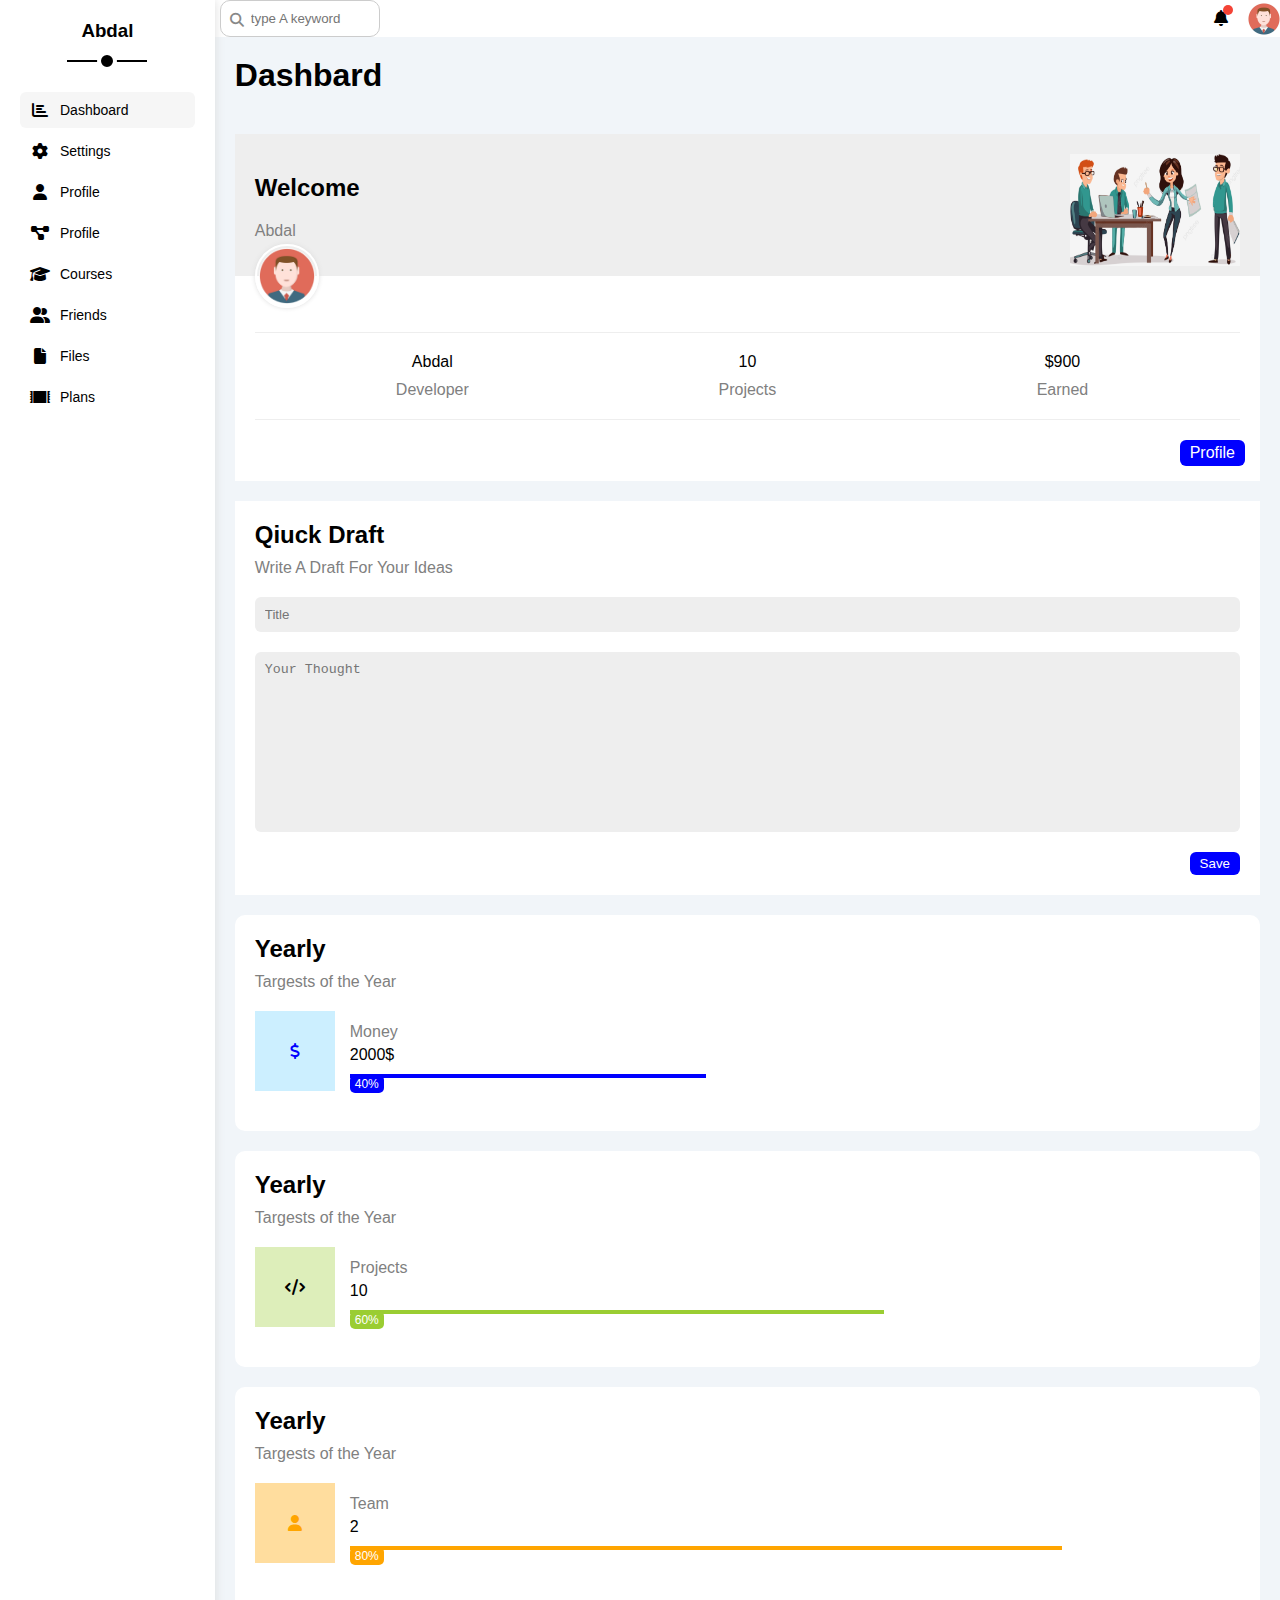
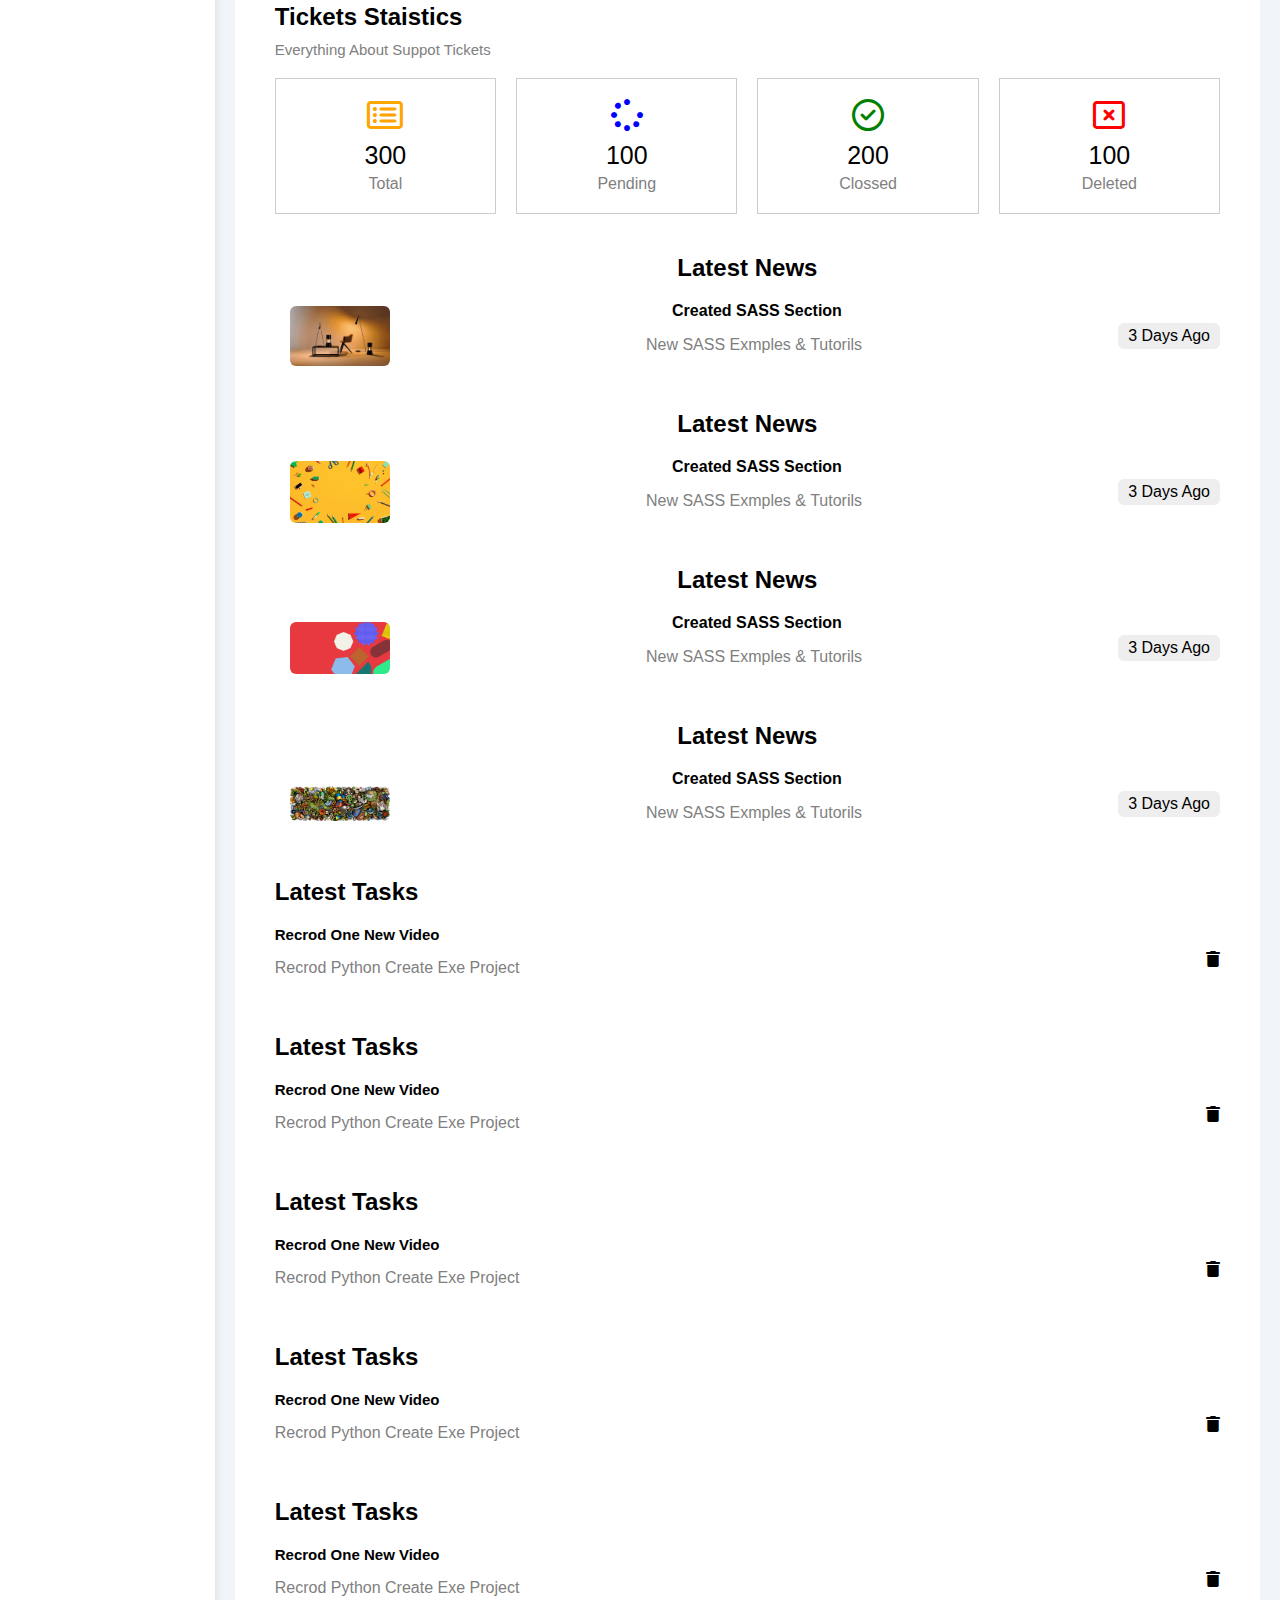
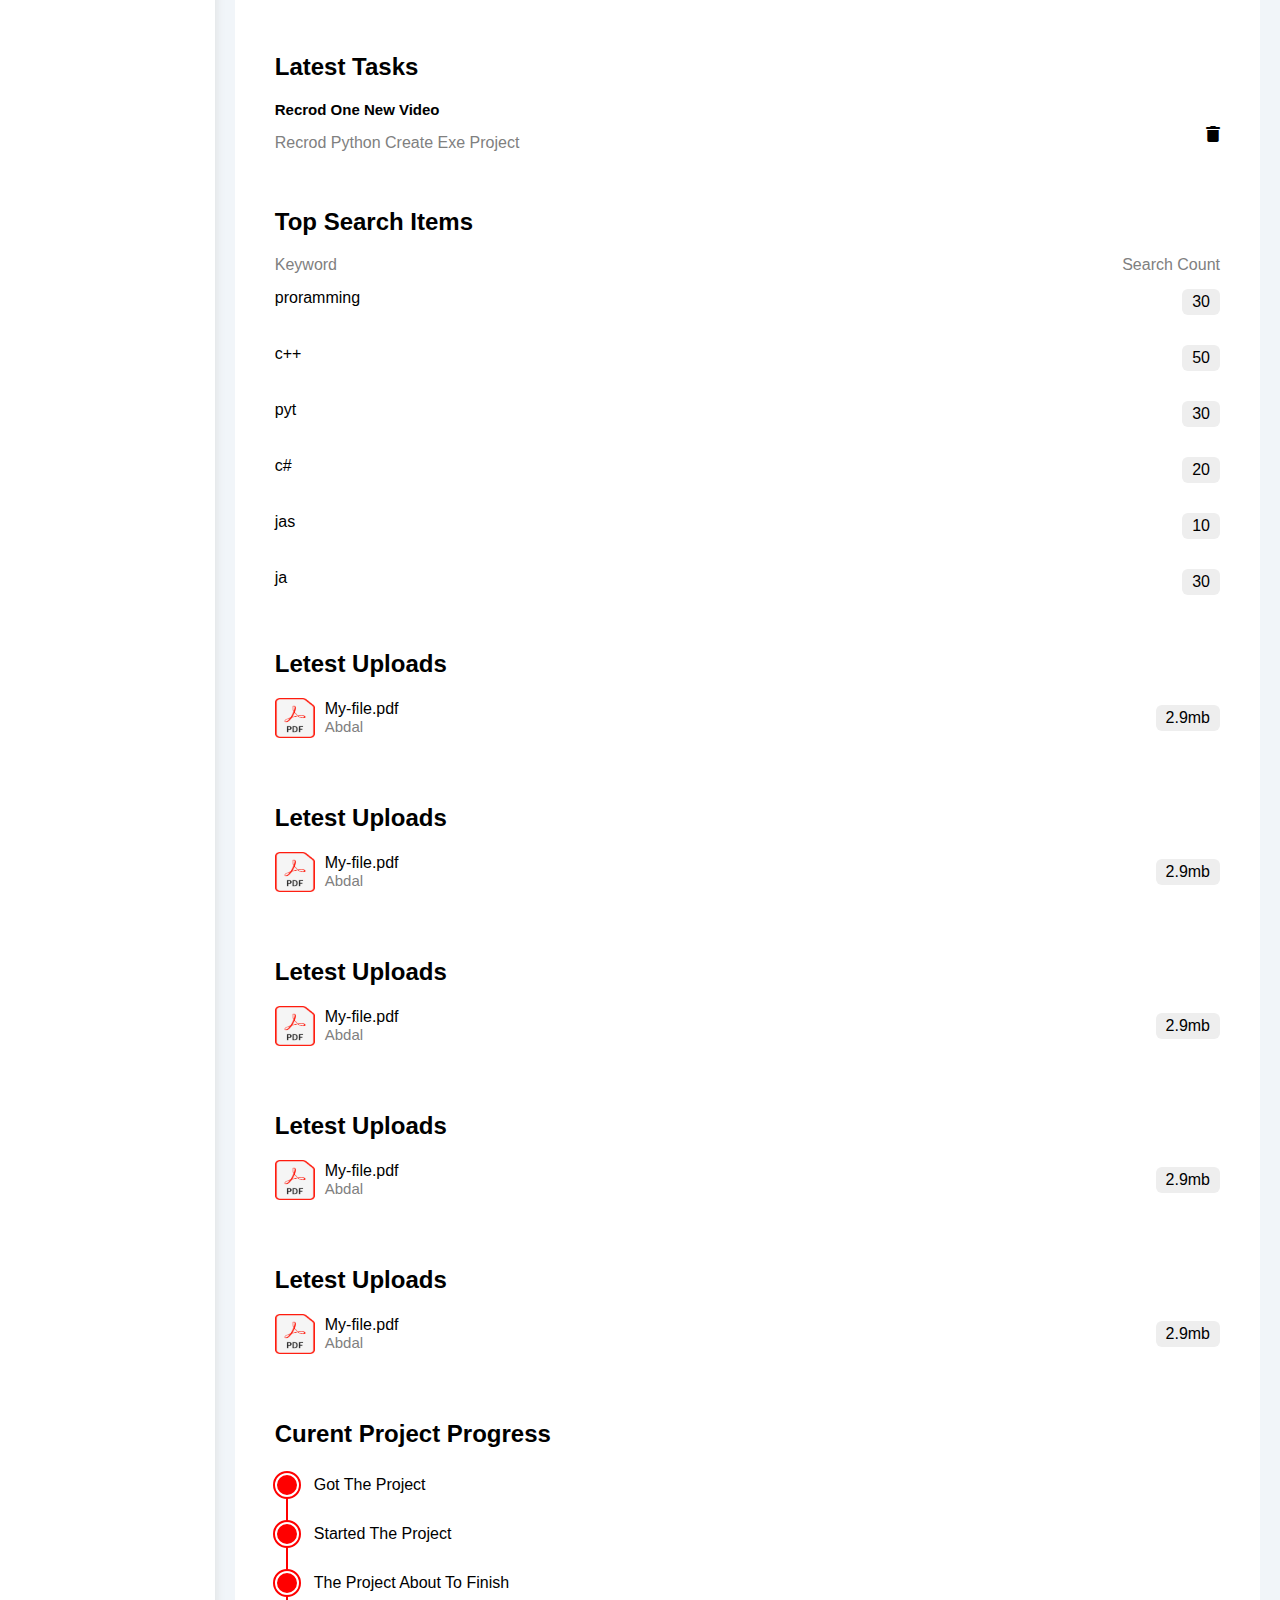
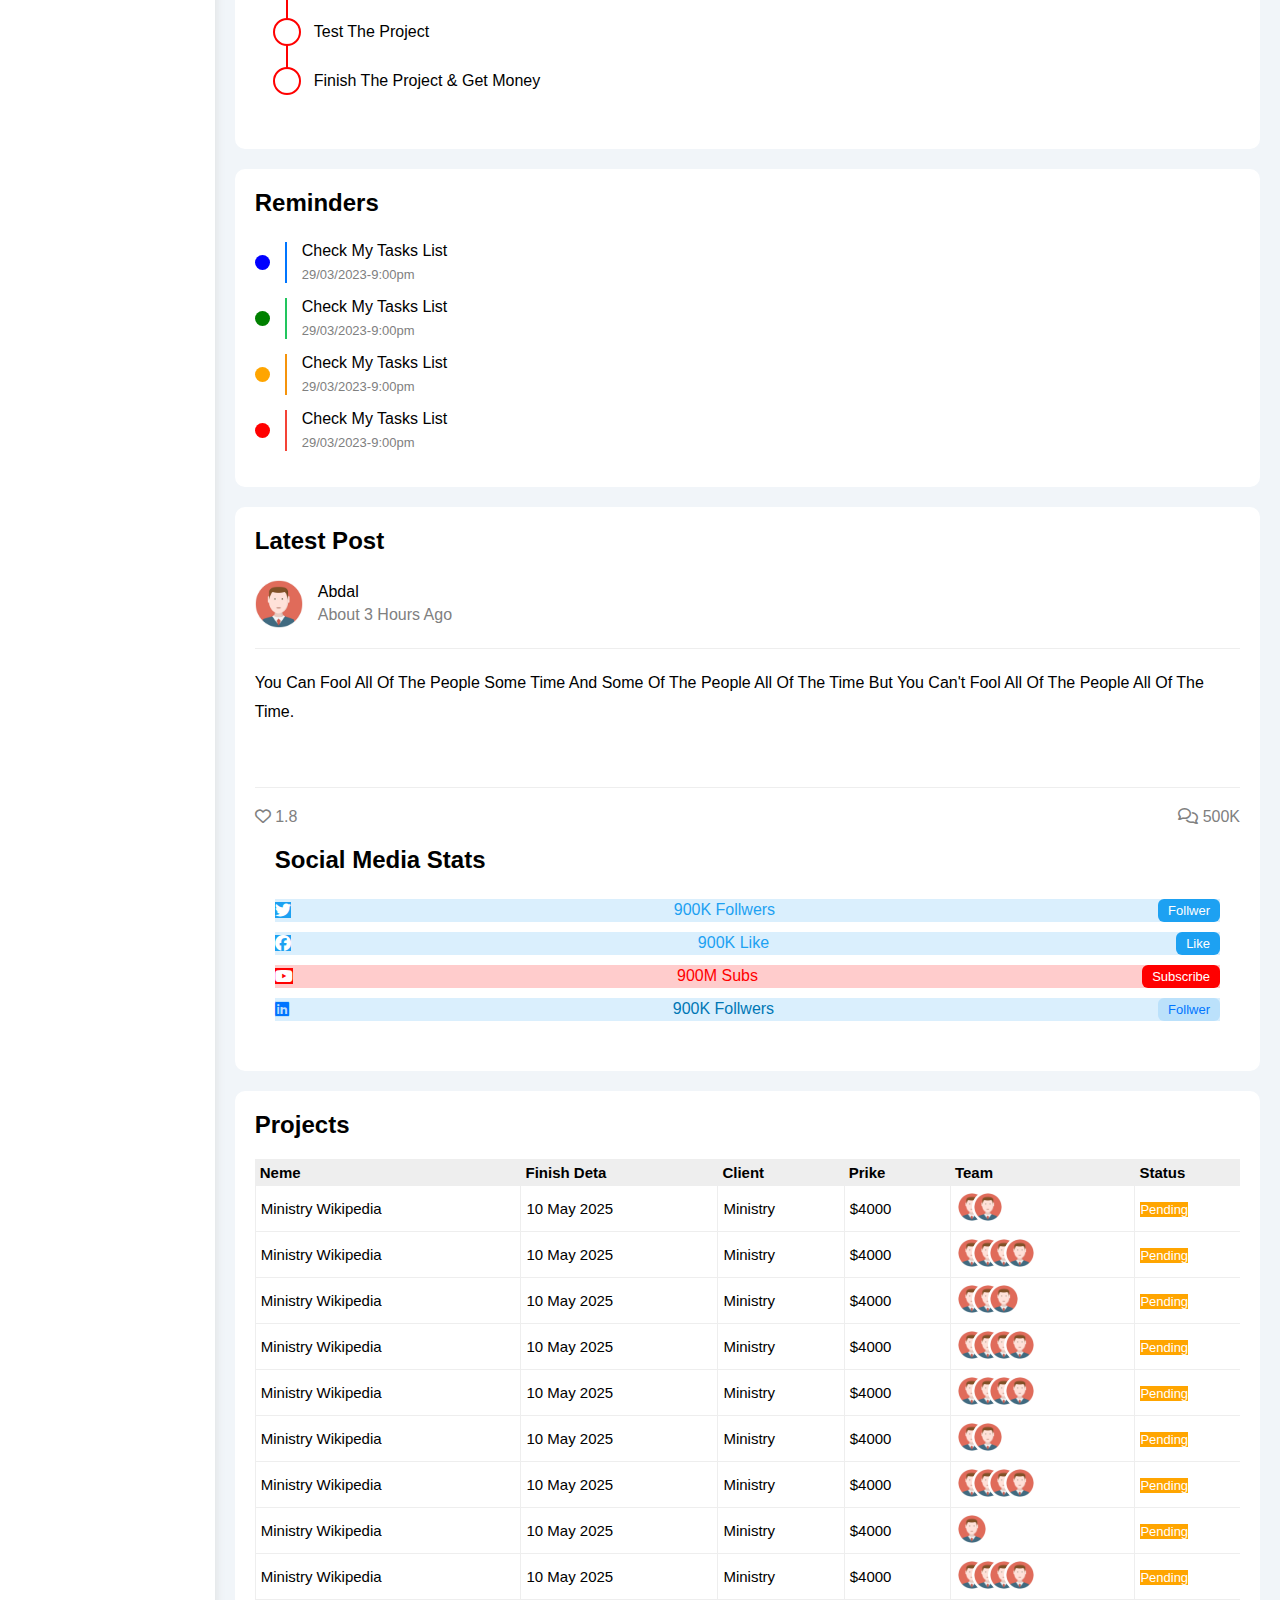
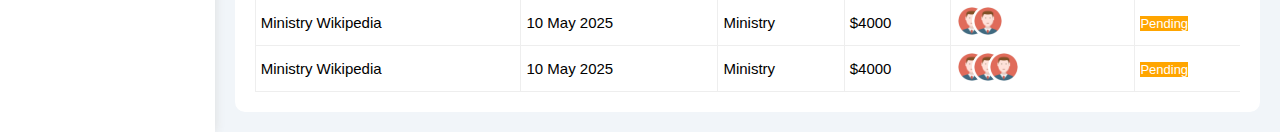
<file: index.html>
<!DOCTYPE html>
<html lang="en">

<head>
    <meta charset="UTF-8">
    <meta name="viewport" content="width=device-width, initial-scale=1.0">
    <link rel="stylesheet" href="css/bdf3.css">
    <link rel="stylesheet" href="css/bdf1.css">
    <link rel="stylesheet" href="css/bdf2.css">
    <link rel="stylesheet" href="https://cdnjs.cloudflare.com/ajax/libs/font-awesome/6.6.0/css/all.min.css">
    <title>Dashboard</title>

</head>

<body>
    <div class="page d-flex">
        <div class="sidebar bg-white p-20 p-relative">
            <h3 class="p-relative txt-c mt-0">Abdal</h3>
            <ul>
                <li>
                    <a class="active d-flex align-center fs-14 c-black red-6 p-10" href="index.html">
                        <i class="fa-solid fa-chart-bar fa-fw"></i>
                        <span>Dashboard</span></a>
                </li>
                <li>
                    <a class="d-flex align-center fs-14 c-black red-6 p-10" href="settings.html">
                        <i class="fa-solid fa-gear fa-fw"></i>
                        <span>Settings</span></a>
                </li>
                <li>
                    <a class="d-flex align-center fs-14 c-black red-6 p-10" href="profile.html">
                        <i class="fa-solid fa-user fa-fw"></i>
                        <span>Profile</span></a>
                </li>
                <li>
                    <a class=" d-flex align-center fs-14 c-black red-6 p-10" href="profile.html">
                        <i class="fa-solid fa-diagram-project fa-fw"></i>
                        <span>Profile</span></a>
                </li>
                <li>
                    <a class="d-flex align-center fs-14 c-black red-6 p-10" href="courses.html">
                        <i class="fa-solid fa-graduation-cap fa-fw"></i>
                        <span>Courses</span></a>
                </li>
                <li>
                    <a class=" d-flex align-center fs-14 c-black red-6 p-10" href="firends.html">
                        <i class="fa-solid fa-user-group fa-fw"></i>
                        <span>Friends</span></a>
                </li>
                <li>
                    <a class=" d-flex align-center fs-14 c-black red-6 p-10" href="files.html">
                        <i class="fa-solid fa-file fa-fw"></i>
                        <span>Files</span></a>
                </li>
                <li>
                    <a class=" d-flex align-center fs-14 c-black red-6 p-10" href="plans.html">
                        <i class="fa-solid fa-rug"></i>
                        <span>Plans</span></a>
                </li>


            </ul>
        </div>

        <div class="content w-full">
            <div class="head bg-white p-15 width-100 between-flex">
                <div class="search p-relative ">
                    <input class="p-10 between-flex" type="search" placeholder="type A keyword ">
                </div>
                <div class="icons d-flex align-center  ">
                    <span class="notification p-relative">
                        <i class="fa-solid fa-bell"></i>
                    </span>
                    <img src="./1.jpg" alt="">

                </div>
            </div>
            <h1 class="p-relative">Dashbard</h1>
            <div class="wrapper d-grid gap-20">
                <div class="welcome bg-white rab-10 txt-c-mobile block-mobile">
                    <div class="intro p-20 d-flex space-between bg-eee">
                        <div>
                            <h2 class="m-0">Welcome</h2>
                            <p class="c-grey mt-5">Abdal</p>
                        </div>
                        <img class="hide-mobile" src="./welcome.png" alt="">
                    </div>
                    <img src="./1.jpg" alt="" class="avatar">
                    <div class="body txt-c d-flex p-20 m-20 mb-20 block-mobile">
                        <div>Abdal <span class="d-block c-grey fs-14 mt-10">Developer</span></div>
                        <div>10 <span class="d-block c-grey fs-14 mt-10">Projects</span></div>
                        <div> $900<span class="d-block c-grey fs-14 mt-10">Earned</span></div>
                    </div>
                    <a href="profile.html" class="visit d-block fs-14 bg-blue c-white w-fit btn-shape ">Profile</a>
                </div>
                <div class="quick-draft p-20 bg-white rab-10">
                    <h2 class="mt-0 mb-10 ">Qiuck Draft</h2>
                    <p class="mt-0 mb-20 c-grey fs-14">Write A Draft For Your Ideas </p>
                    <form>
                        <input class="d-block mb-20 w-full p-10 b-none bg-eee red-6" type="text" placeholder="Title">
                        <textarea class="d-block mb-20 w-full p-10 b-none bg-eee red-6"
                            placeholder="Your Thought "></textarea>
                        <input class="save d-block fs-14 bg-blue b-none w-fit c-white btn-shape" type="submit"
                            value="Save">
                    </form>
                </div>
                <div class="targets p-20 bg-white red-10">
                    <h2 class="mt-0 mb-10 ">Yearly</h2>
                    <p class="mt-0 mb-20 c-grey fs-14">Targests of the Year</p>
                    <div class="target-row mb-20  blue d-flex align-center">
                        <div class="icon center-flex " style=" background-color: rgb(0 177 255 / 20%); ">
                            <i class="fa-solid fa-dollar-sign c-blue"></i>
                        </div>
                        <div class="details">
                            <span class="fs-14 c-grey">Money</span>
                            <span class="d-block mt-5 mb-10 fw-bold">2000$</span>
                            <div class="progress p-relative">
                                <span class="bg-blue blue" style="width: 40%;">
                                    <span class="bg-blue">40%</span>
                                </span>
                            </div>
                        </div>
                    </div>
                </div>
                <div class="targets p-20 bg-white red-10">
                    <h2 class="mt-0 mb-10 ">Yearly</h2>
                    <p class="mt-0 mb-20 c-grey fs-14">Targests of the Year</p>
                    <div class="target-row mb-20  blue d-flex align-center">
                        <div class="icon center-flex " style=" background-color:  rgba(153, 205, 50, 0.336); ">
                            <i class="fa-solid fa-code"></i>
                        </div>
                        <div class="details">
                            <span class="fs-14 c-grey">Projects</span>
                            <span class="d-block mt-5 mb-10 fw-bold">10</span>
                            <div class="progress p-relative">
                                <span class="bg-yellowgreen blue" style="width: 60%;">
                                    <span class="bg-yellowgreen">60%</span>
                                </span>
                            </div>
                        </div>
                    </div>
                </div>
                <div class="targets p-20 bg-white red-10">
                    <h2 class="mt-0 mb-10 ">Yearly</h2>
                    <p class="mt-0 mb-20 c-grey fs-14">Targests of the Year</p>
                    <div class="target-row mb-20  blue d-flex align-center">
                        <div class="icon center-flex " style=" background-color: rgba(255, 166, 0, 0.379); ">
                            <i class="fa-solid fa-user c-orange"></i>
                        </div>
                        <div class="details">
                            <span class="fs-14 c-grey">Team</span>
                            <span class="d-block mt-5 mb-10 fw-bold">2</span>
                            <div class="progress p-relative">
                                <span class="bg-orange  blue" style="width: 80%;">
                                    <span class="bg-orange ">80%</span>
                                </span>
                            </div>
                        </div>
                    </div>

                    <div class="tickests p-20 bg-white red-10">
                        <h2 class="mt-0 mb-10">Tickets Staistics</h2>
                        <p class="mt-0 mb-20 c-grey fs-15">Everything About Suppot Tickets</p>
                        <div class="d-flex txt-c gap-20 f-wrap">
                            <div class="box p-20 rab-10 fs-14 c-grey">
                                <i class="fa-regular fa-rectangle-list fa-2x mb-10 c-orange"></i>
                                <span class="d-block c-black fw-bold fs-25 mb-5">300</span>
                                Total
                            </div>
                            <div class="box p-20 rab-10 fs-14 c-grey">
                                <i class="fa-solid fa-spinner fa-2x mb-10 c-blue"></i>
                                <span class="d-block c-black fw-bold fs-25 mb-5">100</span>
                                Pending
                            </div>
                            <div class="box p-20 rab-10 fs-14 c-grey">
                                <i class="fa-regular fa-circle-check  fa-2x mb-10 c-green"></i>
                                <span class="d-block c-black fw-bold fs-25 mb-5">200</span>
                                Clossed
                            </div>
                            <div class="box p-20 rab-10 fs-14 c-grey">
                                <i class="fa-regular fa-rectangle-xmark fa-2x mb-10 c-red"></i>
                                <span class="d-block c-black fw-bold fs-25 mb-5">100</span>
                                Deleted
                            </div>
                        </div>
                    </div>
                    <div class="latest-news p-20 bg-white red-10 txt-c">
                        <h2 class="mt-0 mb-20 ">Latest News</h2>
                        <div class="news-row d-flex align-center">
                            <img src="./new.jpg" alt="">
                            <div class="info">
                                <h3>Created SASS Section</h3>
                                <p class="m-0 fs-14 c-grey">New SASS Exmples & Tutorils</p>
                            </div>
                            <div class="btn-shape bg-eee fs-14 label">3 Days Ago</div>
                        </div>
                    </div>
                    <div class="latest-news p-20 bg-white red-10 txt-c">
                        <h2 class="mt-0 mb-20 ">Latest News</h2>
                        <div class="news-row d-flex align-center">
                            <img src="./new1.webp" alt="">
                            <div class="info">
                                <h3>Created SASS Section</h3>
                                <p class="m-0 fs-14 c-grey">New SASS Exmples & Tutorils</p>
                            </div>
                            <div class="btn-shape bg-eee fs-14 label">3 Days Ago</div>
                        </div>
                    </div>
                    <div class="latest-news p-20 bg-white red-10 txt-c">
                        <h2 class="mt-0 mb-20 ">Latest News</h2>
                        <div class="news-row d-flex align-center">
                            <img src="./new2.png" alt="">
                            <div class="info">
                                <h3>Created SASS Section</h3>
                                <p class="m-0 fs-14 c-grey">New SASS Exmples & Tutorils</p>
                            </div>
                            <div class="btn-shape bg-eee fs-14 label">3 Days Ago</div>
                        </div>
                    </div>
                    <div class="latest-news p-20 bg-white red-10 txt-c">
                        <h2 class="mt-0 mb-20 ">Latest News</h2>
                        <div class="news-row d-flex align-center">
                            <img src="./new4.jpg" alt="">
                            <div class="info">
                                <h3>Created SASS Section</h3>
                                <p class="m-0 fs-14 c-grey">New SASS Exmples & Tutorils</p>
                            </div>
                            <div class="btn-shape bg-eee fs-14 label">3 Days Ago</div>
                        </div>
                    </div>
                    <div class="tasks p-20 bg-white red-10">
                        <h2 class="mt-0 mb-20">Latest Tasks</h2>
                        <div class="task-row between-flex">
                            <div class="info">
                                <h3 class="mt-0 mb-5 fs-15">Recrod One New Video</h3>
                                <p class="m-0 c-grey ">Recrod Python Create Exe Project</p>
                            </div>
                            <i class="fa-solid fa-trash delete"></i>
                        </div>
                    </div>
                    <div class="tasks p-20 bg-white red-10">
                        <h2 class="mt-0 mb-20">Latest Tasks</h2>
                        <div class="task-row between-flex">
                            <div class="info">
                                <h3 class="mt-0 mb-5 fs-15">Recrod One New Video</h3>
                                <p class="m-0 c-grey ">Recrod Python Create Exe Project</p>
                            </div>
                            <i class="fa-solid fa-trash delete"></i>
                        </div>
                    </div>
                    <div class="tasks p-20 bg-white red-10">
                        <h2 class="mt-0 mb-20">Latest Tasks</h2>
                        <div class="task-row between-flex">
                            <div class="info">
                                <h3 class="mt-0 mb-5 fs-15">Recrod One New Video</h3>
                                <p class="m-0 c-grey ">Recrod Python Create Exe Project</p>
                            </div>
                            <i class="fa-solid fa-trash delete"></i>
                        </div>
                    </div>
                    <div class="tasks p-20 bg-white red-10">
                        <h2 class="mt-0 mb-20">Latest Tasks</h2>
                        <div class="task-row between-flex">
                            <div class="info">
                                <h3 class="mt-0 mb-5 fs-15">Recrod One New Video</h3>
                                <p class="m-0 c-grey ">Recrod Python Create Exe Project</p>
                            </div>
                            <i class="fa-solid fa-trash delete"></i>
                        </div>
                    </div>
                    <div class="tasks p-20 bg-white red-10">
                        <h2 class="mt-0 mb-20">Latest Tasks</h2>
                        <div class="task-row between-flex">
                            <div class="info">
                                <h3 class="mt-0 mb-5 fs-15">Recrod One New Video</h3>
                                <p class="m-0 c-grey ">Recrod Python Create Exe Project</p>
                            </div>
                            <i class="fa-solid fa-trash delete"></i>
                        </div>
                    </div>
                    <div class="tasks p-20 bg-white red-10">
                        <h2 class="mt-0 mb-20">Latest Tasks</h2>
                        <div class="task-row between-flex">
                            <div class="info">
                                <h3 class="mt-0 mb-5 fs-15">Recrod One New Video</h3>
                                <p class="m-0 c-grey ">Recrod Python Create Exe Project</p>
                            </div>
                            <i class="fa-solid fa-trash delete"></i>
                        </div>
                    </div>
                    <div class="search-items p-20 bg-white red-10">
                        <h2 class="mt-0 mb-20">Top Search Items </h2>
                        <div class="items-head d-flex space-between c-grey">
                            <div>Keyword</div>
                            <div>Search Count</div>
                        </div>
                        <div class="items d-flex space-between pt-15 pb-15">
                            <span>proramming</span>
                            <span class="bg-eee fs-14 btn-shape">30</span>
                        </div>
                        <div class="items d-flex space-between pt-15 pb-15">
                            <span>c++</span>
                            <span class="bg-eee fs-14 btn-shape">50</span>
                        </div>
                        <div class="items d-flex space-between pt-15 pb-15">
                            <span>pyt</span>
                            <span class="bg-eee fs-14 btn-shape">30</span>
                        </div>
                        <div class="items d-flex space-between pt-15 pb-15">
                            <span>c#</span>
                            <span class="bg-eee fs-14 btn-shape">20</span>
                        </div>
                        <div class="items d-flex space-between pt-15 pb-15">
                            <span>jas</span>
                            <span class="bg-eee fs-14 btn-shape">10</span>
                        </div>
                        <div class="items d-flex space-between pt-15 pb-15">
                            <span>ja</span>
                            <span class="bg-eee fs-14 btn-shape">30</span>
                        </div>
                    </div>
                    <div class="latest-uploads  p-20 bg-white red-10">
                        <h2 class="mt-0 mb-20">Letest Uploads</h2>
                        <ul class="m-0">
                            <li class="between-flex pb-10 ">
                                <div class="d-flex align-center">
                                    <img class="mr-10" src="./PDF1.svg.png" alt="">
                                    <div>
                                        <span class="d-block">My-file.pdf</span>
                                        <span class="fs-15 c-grey">Abdal</span>
                                    </div>
                                </div>
                                <div class="bg-eee btn-shape fs-14">2.9mb</div>
                            </li>
                        </ul>
                    </div>
                    <div class="latest-uploads  p-20 bg-white red-10">
                        <h2 class="mt-0 mb-20">Letest Uploads</h2>
                        <ul class="m-0">
                            <li class="between-flex pb-10 ">
                                <div class="d-flex align-center">
                                    <img class="mr-10" src="./PDF1.svg.png" alt="">
                                    <div>
                                        <span class="d-block">My-file.pdf</span>
                                        <span class="fs-15 c-grey">Abdal</span>
                                    </div>
                                </div>
                                <div class="bg-eee btn-shape fs-14">2.9mb</div>
                            </li>
                        </ul>
                    </div>
                    <div class="latest-uploads  p-20 bg-white red-10">
                        <h2 class="mt-0 mb-20">Letest Uploads</h2>
                        <ul class="m-0">
                            <li class="between-flex pb-10 ">
                                <div class="d-flex align-center">
                                    <img class="mr-10" src="./PDF1.svg.png" alt="">
                                    <div>
                                        <span class="d-block">My-file.pdf</span>
                                        <span class="fs-15 c-grey">Abdal</span>
                                    </div>
                                </div>
                                <div class="bg-eee btn-shape fs-14">2.9mb</div>
                            </li>
                        </ul>
                    </div>
                    <div class="latest-uploads   p-20 bg-white red-10">
                        <h2 class="mt-0 mb-20">Letest Uploads</h2>
                        <ul class="m-0">
                            <li class="between-flex pb-10 ">
                                <div class="d-flex align-center">
                                    <img class="mr-10" src="./PDF1.svg.png" alt="">
                                    <div>
                                        <span class="d-block">My-file.pdf</span>
                                        <span class="fs-15 c-grey">Abdal</span>
                                    </div>
                                </div>
                                <div class="bg-eee btn-shape fs-14">2.9mb</div>
                            </li>
                        </ul>
                    </div>
                    <div class="latest-uploads  p-20 bg-white red-10">
                        <h2 class="mt-0 mb-20">Letest Uploads</h2>
                        <ul class="m-0">
                            <li class="between-flex pb-10 ">
                                <div class="d-flex align-center">
                                    <img class="mr-10" src="./PDF1.svg.png" alt="">
                                    <div>
                                        <span class="d-block">My-file.pdf</span>
                                        <span class="fs-15 c-grey">Abdal</span>
                                    </div>
                                </div>
                                <div class="bg-eee btn-shape fs-14">2.9mb</div>
                            </li>
                        </ul>
                    </div>
                    <div class="last-project p-20 bg-white red-10">
                        <h2 class="mt-0 mb-20 ">Curent Project Progress</h2>
                        <ul class="m-0 p-relative">
                            <li class="mt-25 d-flex align-center done">Got The Project</li>
                            <li class="mt-25 d-flex align-center done">Started The Project </li>
                            <li class="mt-25 d-flex align-center done">The Project About To Finish</li>
                            <li class="mt-25 d-flex align-center current">Test The Project</li>
                            <li class="mt-25 d-flex align-center current">Finish The Project & Get Money</li>
                        </ul>
                    </div>
                </div>
                <div class="reminders p-20 bg-white red-10 p-relative">
                    <h2 class="mt-0 mb-25">Reminders </h2>
                    <ul class="m-0">
                        <li class="d-flex align-center mt-15">
                            <span class="key bg-blue mr-15 d-block rab-10"></span>
                            <div class="pl-15 blue">
                                <p class="fs-14 fw-bold mt-0 mb-5">Check My Tasks List</p>
                                <span class="fs-13 c-grey">29/03/2023-9:00pm</span>
                            </div>
                        </li>
                        <li class="d-flex align-center mt-15">
                            <span class="key bg-green mr-15 d-block rab-10"></span>
                            <div class="pl-15 green">
                                <p class="fs-14 fw-bold mt-0 mb-5">Check My Tasks List</p>
                                <span class="fs-13 c-grey">29/03/2023-9:00pm</span>
                            </div>
                        </li>
                        <li class="d-flex align-center mt-15">
                            <span class="key bg-orange mr-15 d-block rab-10"></span>
                            <div class="pl-15 orange">
                                <p class="fs-14 fw-bold mt-0 mb-5">Check My Tasks List</p>
                                <span class="fs-13 c-grey">29/03/2023-9:00pm</span>
                            </div>
                        </li>
                        <li class="d-flex align-center mt-15">
                            <span class="key bg-red mr-15 d-block rab-10"></span>
                            <div class="pl-15 red">
                                <p class="fs-14 fw-bold mt-0 mb-5">Check My Tasks List</p>
                                <span class="fs-13 c-grey">29/03/2023-9:00pm</span>
                            </div>
                        </li>
                    </ul>
                </div>
                <div class="latest-post p-20 bg-white red-10 p-relative ">
                    <h2 class="mt-0 mb-25 ">Latest Post </h2>
                    <div class="top d-flex align-center">
                        <img class="avatar mr-15" src="./1.jpg" alt="">
                        <div class="info">
                            <span class="d-block mb-5  ">Abdal</span>
                            <span class="c-grey">About 3 Hours Ago</span>
                        </div>
                    </div>
                    <div class="post-content txt-c-mobile pt-20 pb-20 mt-20 mb-20">
                        You can fool all of the people some time and some of the people all of the time but you can't
                        fool
                        all of the people all of the time.
                    </div>
                    <div class="post-stats between-flex c-grey">
                        <div>
                            <i class="fa-regular fa-heart"></i>
                            <span>1.8</span>
                        </div>
                        <div>
                            <i class="fa-regular fa-comments"></i>
                            <span>500K</span>
                        </div>
                    </div>
                    <div class="social-media p-20 bg-white rab-10 p-relative">
                        <h2 class="mt-0 mb-25">Social Media Stats</h2>
                        <div class="bxo twitter p-15 p-relative mb-10 between-flex">
                            <i class="fa-brands fa-twitter c-white h-full center-flex"></i>
                            <span>900K Follwers</span>
                            <a class="fs-13 c-white btn-shape" href="">Follwer</a>
                        </div>
                        <div class="bxo facebook p-15 p-relative mb-10 between-flex">
                            <i class="fa-brands fa-facebook c-white h-full center-flex"></i>
                            <span>900K Like</span>
                            <a class="fs-13 c-white btn-shape" href="">Like</a>
                        </div>
                        <div class="bxo youtube p-15 p-relative mb-10 between-flex">
                            <i class="fa-brands fa-youtube c-white h-full center-flex"></i>
                            <span>900M Subs</span>
                            <a class="fs-13 c-white btn-shape" href="">Subscribe</a>
                        </div>
                        <div class="bxo linkedin p-15 p-relative mb-10 between-flex">
                            <i class="fa-brands fa-linkedin c-white h-full center-flex"></i>
                            <span>900K Follwers</span>
                            <a class="fs-13 c-white btn-shape" href="">Follwer</a>
                        </div>
                    </div>
                </div>
            </div>
            <div class="projects p-20 bg-white red-10 m-20">
                <h2 class="mt-0 mb-20">Projects</h2>
                <div class="responsive-table">
                    <table class="fs-15 w-full">
                        <thead>
                            <tr>
                                <td>Neme</td>
                                <td>Finish Deta</td>
                                <td>Client</td>
                                <td>Prike</td>
                                <td>Team</td>
                                <td>Status</td>
                            </tr>
                        </thead>
                        <tbody>
                            <tr>
                                <td>Ministry Wikipedia</td>
                                <td>10 May 2025</td>
                                <td>Ministry</td>
                                <td>$4000</td>
                                <td>
                                    <img src="./1.jpg" alt="">
                                    <img src="./1.jpg" alt="">
                                    
                                </td>
                                <td>
                                    <span class="label bg-orange c-white">Pending</span>
                                </td>
                            </tr>
                            <tr>
                                <td>Ministry Wikipedia</td>
                                <td>10 May 2025</td>
                                <td>Ministry</td>
                                <td>$4000</td>
                                <td>
                                    <img src="./1.jpg" alt="">
                                    <img src="./1.jpg" alt="">
                                    <img src="./1.jpg" alt="">
                                    <img src="./1.jpg" alt="">
                                </td>
                                <td>
                                    <span class="label bg-orange c-white">Pending</span>
                                </td>
                            </tr>
                            <tr>
                                <td>Ministry Wikipedia</td>
                                <td>10 May 2025</td>
                                <td>Ministry</td>
                                <td>$4000</td>
                                <td>
                                    <img src="./1.jpg" alt="">
                                    <img src="./1.jpg" alt="">
                                    <img src="./1.jpg" alt="">
                                  
                                </td>
                                <td>
                                    <span class="label bg-orange c-white">Pending</span>
                                </td>
                            </tr>
                            <tr>
                                <td>Ministry Wikipedia</td>
                                <td>10 May 2025</td>
                                <td>Ministry</td>
                                <td>$4000</td>
                                <td>
                                    <img src="./1.jpg" alt="">
                                    <img src="./1.jpg" alt="">
                                    <img src="./1.jpg" alt="">
                                    <img src="./1.jpg" alt="">
                                </td>
                                <td>
                                    <span class="label bg-orange c-white">Pending</span>
                                </td>
                            </tr>
                            <tr>
                                <td>Ministry Wikipedia</td>
                                <td>10 May 2025</td>
                                <td>Ministry</td>
                                <td>$4000</td>
                                <td>
                                    <img src="./1.jpg" alt="">
                                    <img src="./1.jpg" alt="">
                                    <img src="./1.jpg" alt="">
                                    <img src="./1.jpg" alt="">
                                </td>
                                <td>
                                    <span class="label bg-orange c-white">Pending</span>
                                </td>
                            </tr>
                            <tr>
                                <td>Ministry Wikipedia</td>
                                <td>10 May 2025</td>
                                <td>Ministry</td>
                                <td>$4000</td>
                                <td>
                                    <img src="./1.jpg" alt="">
                                    <img src="./1.jpg" alt="">
                                   
                                </td>
                                <td>
                                    <span class="label bg-orange c-white">Pending</span>
                                </td>
                            </tr>
                            <tr>
                                <td>Ministry Wikipedia</td>
                                <td>10 May 2025</td>
                                <td>Ministry</td>
                                <td>$4000</td>
                                <td>
                                    <img src="./1.jpg" alt="">
                                    <img src="./1.jpg" alt="">
                                    <img src="./1.jpg" alt="">
                                    <img src="./1.jpg" alt="">
                                </td>
                                <td>
                                    <span class="label bg-orange c-white">Pending</span>
                                </td>
                            </tr>
                            <tr>
                                <td>Ministry Wikipedia</td>
                                <td>10 May 2025</td>
                                <td>Ministry</td>
                                <td>$4000</td>
                                <td>
                                    <img src="./1.jpg" alt="">
                                   
                                </td>
                                <td>
                                    <span class="label bg-orange c-white">Pending</span>
                                </td>
                            </tr>
                            <tr>
                                <td>Ministry Wikipedia</td>
                                <td>10 May 2025</td>
                                <td>Ministry</td>
                                <td>$4000</td>
                                <td>
                                    <img src="./1.jpg" alt="">
                                    <img src="./1.jpg" alt="">
                                    <img src="./1.jpg" alt="">
                                    <img src="./1.jpg" alt="">
                                </td>
                                <td>
                                    <span class="label bg-orange c-white">Pending</span>
                                </td>
                            </tr>
                            <tr>
                                <td>Ministry Wikipedia</td>
                                <td>10 May 2025</td>
                                <td>Ministry</td>
                                <td>$4000</td>
                                <td>
                                    <img src="./1.jpg" alt="">
                                    <img src="./1.jpg" alt="">
                                    
                                </td>
                                <td>
                                    <span class="label bg-orange c-white">Pending</span>
                                </td> 
                            </tr>
                            <tr>
                                <td>Ministry Wikipedia</td>
                                <td>10 May 2025</td>
                                <td>Ministry</td>
                                <td>$4000</td>
                                <td>
                                    <img src="./1.jpg" alt="">
                                    <img src="./1.jpg" alt="">
                                    <img src="./1.jpg" alt="">
                                    
                                </td>
                                <td>
                                    <span class="label bg-orange c-white">Pending</span>
                                </td>
                            </tr>

                        </tbody>
                    </table>
                </div>
            </div>
               
        </div>
      </div>
    </div>
</body>

</html>
</file>
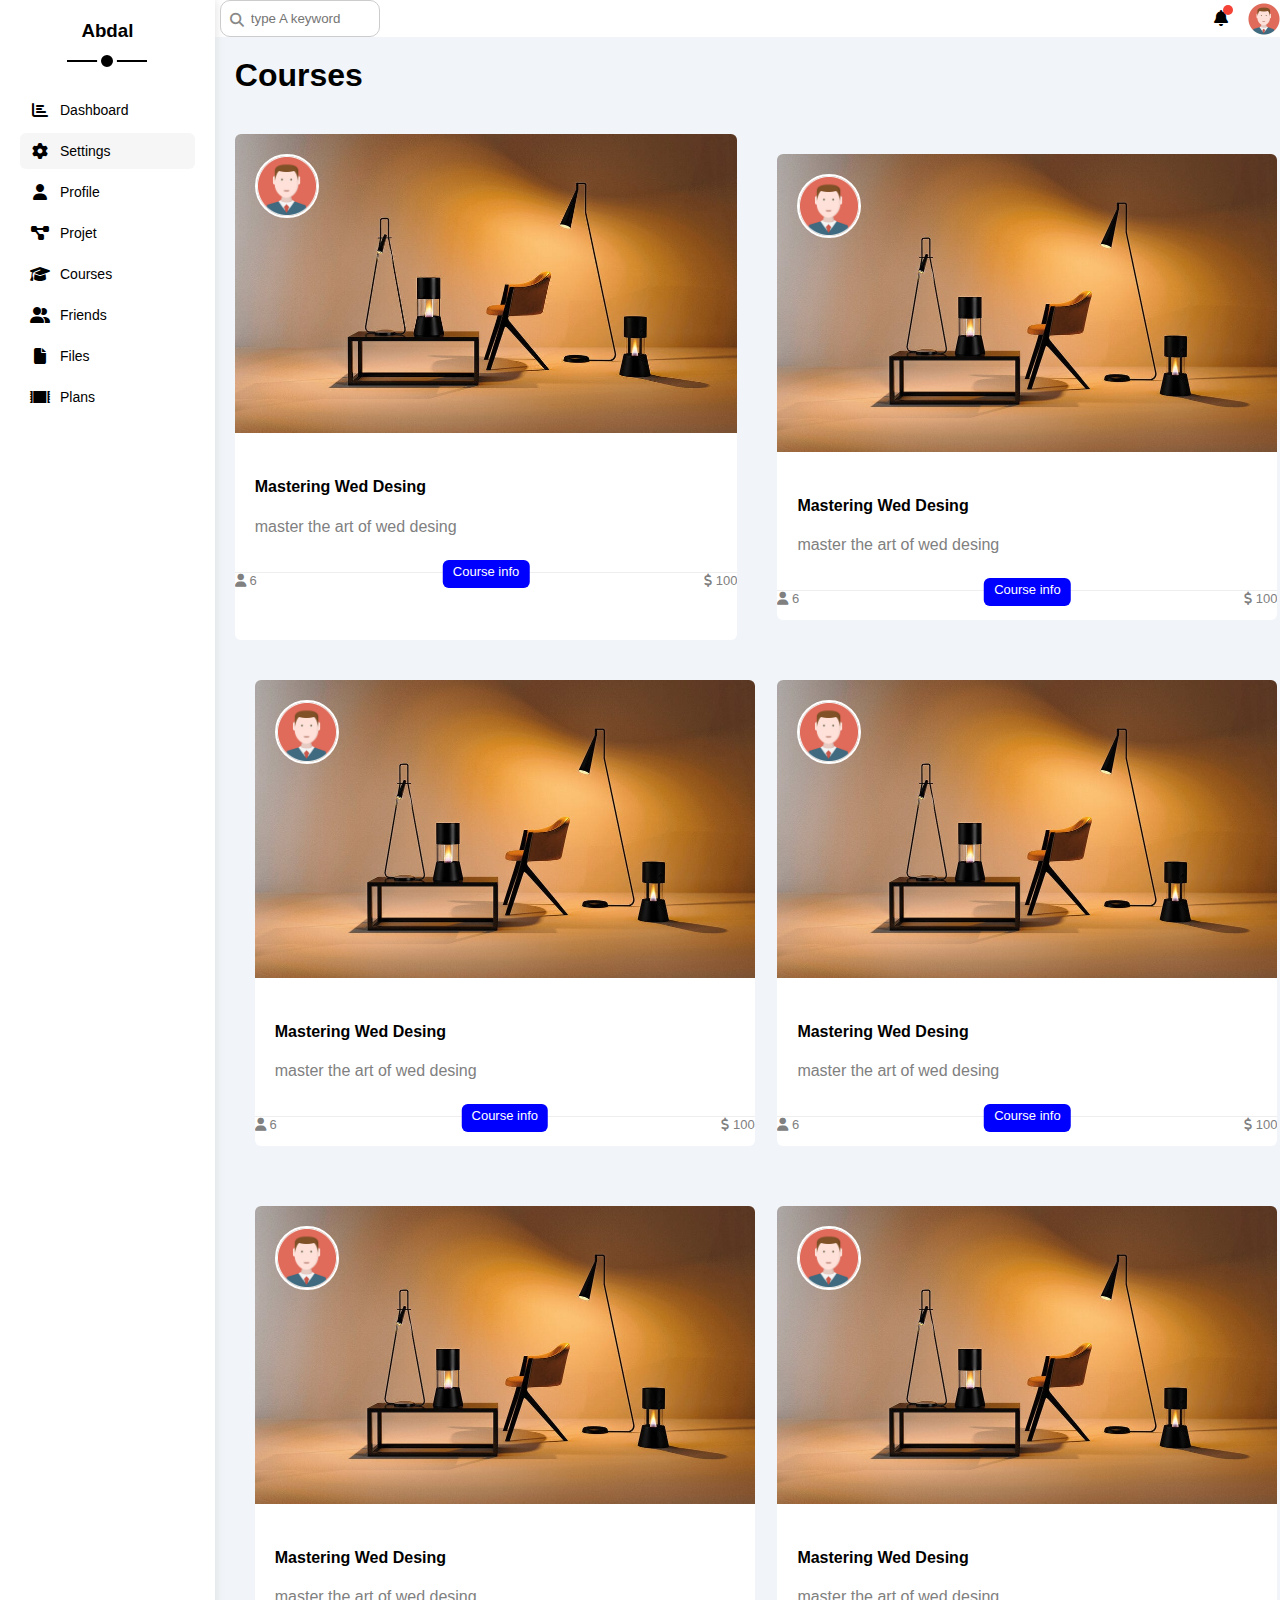
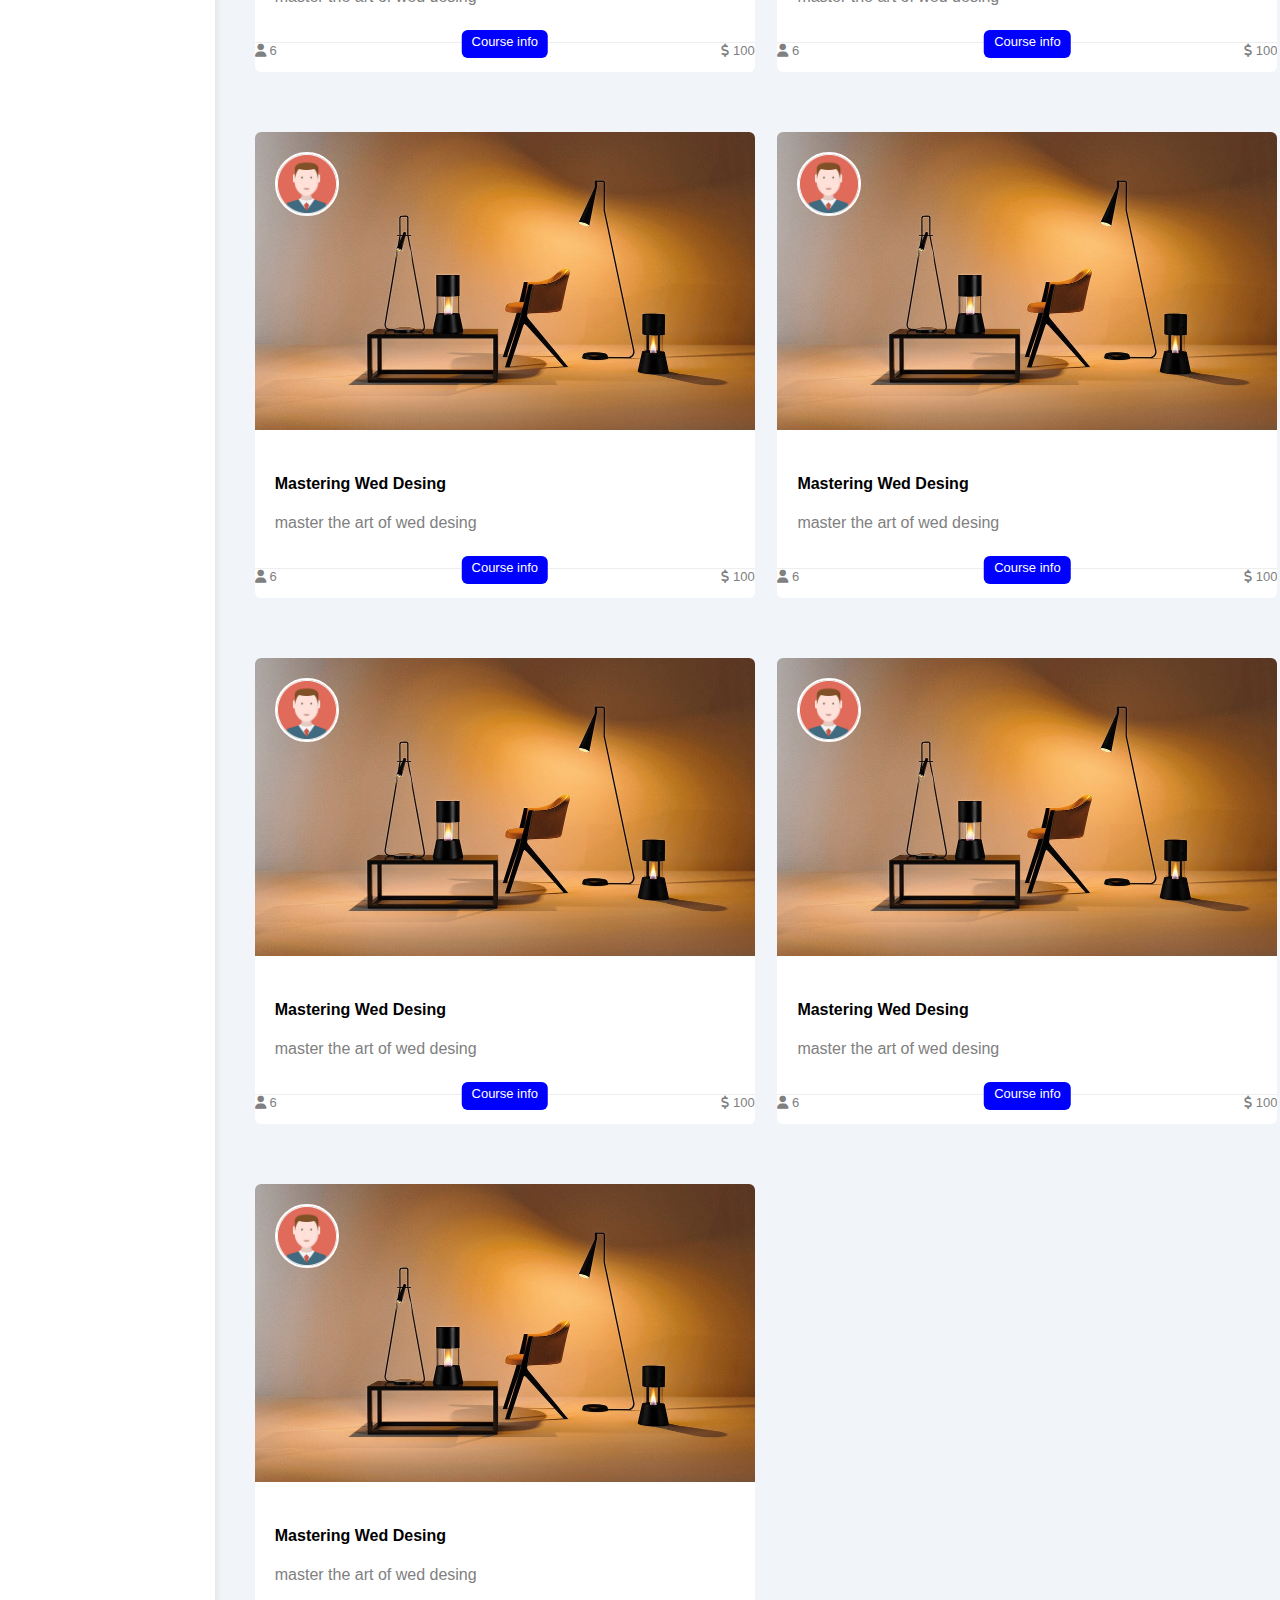
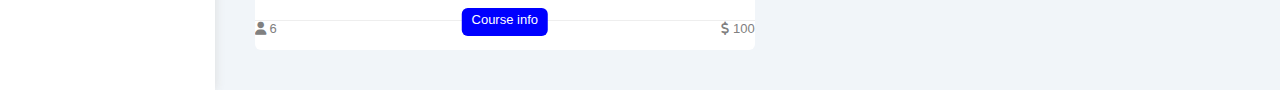
<file: courses.html>
<!DOCTYPE html>
<html lang="en">

<head>
    <meta charset="UTF-8">
    <meta name="viewport" content="width=device-width, initial-scale=1.0">
    <title>Courses</title>
    <link rel="stylesheet" href="css/bdf1.css">
    <link rel="stylesheet" href="css/bdf3.css">
    <link rel="stylesheet" href="css/bdf2.css">
    <link rel="stylesheet" href="https://cdnjs.cloudflare.com/ajax/libs/font-awesome/6.6.0/css/all.min.css">
</head>

<body>
    <div class="page d-flex">
        <div class="sidebar bg-white p-20 p-relative">
            <h3 class="p-relative txt-c mt-0">Abdal</h3>
            <ul>
                <li>
                    <a class=" d-flex align-center fs-14 c-black red-6 p-10" href="index.html">
                        <i class="fa-solid fa-chart-bar fa-fw"></i>
                        <span>Dashboard</span></a>
                </li>
                <li>
                    <a class="active d-flex align-center fs-14 c-black red-6 p-10" href="settings.html">
                        <i class="fa-solid fa-gear fa-fw"></i>
                        <span>Settings</span></a>
                </li>
                <li>
                    <a class="d-flex align-center fs-14 c-black red-6 p-10" href="profile.html">
                        <i class="fa-solid fa-user fa-fw"></i>
                        <span>Profile</span></a>
                </li>
                <li>
                    <a class=" d-flex align-center fs-14 c-black red-6 p-10" href="projet.html">
                        <i class="fa-solid fa-diagram-project fa-fw"></i>
                        <span>Projet

                        </span></a>
                </li>
                <li>
                    <a class="d-flex align-center fs-14 c-black red-6 p-10" href="courses.html">
                        <i class="fa-solid fa-graduation-cap fa-fw"></i>
                        <span>Courses</span></a>
                </li>
                <li>
                    <a class=" d-flex align-center fs-14 c-black red-6 p-10" href="firends.html">
                        <i class="fa-solid fa-user-group fa-fw"></i>
                        <span>Friends</span></a>
                </li>
                <li>
                    <a class=" d-flex align-center fs-14 c-black red-6 p-10" href="files.html">
                        <i class="fa-solid fa-file fa-fw"></i>
                        <span>Files</span></a>
                </li>
                <li>
                    <a class=" d-flex align-center fs-14 c-black red-6 p-10" href="plans.html">
                        <i class="fa-solid fa-rug"></i>
                        <span>Plans</span></a>
                </li>


            </ul>
        </div>

        <div class="content w-full">
            <div class="head bg-white p-15 width-100 between-flex">
                <div class="search p-relative ">
                    <input class="p-10 between-flex" type="search" placeholder="type A keyword ">
                </div>
                <div class="icons d-flex align-center  ">
                    <span class="notification p-relative">
                        <i class="fa-solid fa-bell"></i>
                    </span>
                    <img class="w-full" src="./1.jpg" alt="">

                </div>
            </div>
            <h1 class="p-relative">Courses</h1>
         <div class="courses-page d-grid m-20 gap-20">
           <div class="courses bg-white red-6 p-relative">
             <img class="cover" src="./new.jpg" alt="">
             <img class="instructor" src="./1.jpg" alt="">
             <div class="p-20">
                <h4 class="m-0">Mastering Wed Desing</h4>
                <p class="description c-grey mt-15 fs-14">
                    master the art of wed desing 
                </p>
             </div>
             <div class="info p-15 p-relative between-flex">
                 <span class="title bg-blue c-white btn-shape mb-15">Course info</span>
                 <span class="c-grey">
                    <i class="fa-solid fa-user mb-15"></i>
                    6
                 </span>
                 <span class="c-grey">
                    <i class="fa-solid fa-dollar-sign mb-15 "></i>
                    100
                 </span>
             </div>
           </div>
       
         <div class="courses-page d-grid m-20 gap-20">
            <div class="courses bg-white red-6 p-relative">
              <img class="cover" src="./new.jpg" alt="">
              <img class="instructor" src="./1.jpg" alt="">
              <div class="p-20">
                 <h4 class="m-0">Mastering Wed Desing</h4>
                 <p class="description c-grey mt-15 fs-14">
                     master the art of wed desing 
                 </p>
              </div>
              <div class="info p-15 p-relative between-flex">
                  <span class="title bg-blue c-white btn-shape mb-15">Course info</span>
                  <span class="c-grey">
                     <i class="fa-solid fa-user mb-15"></i>
                     6
                  </span>
                  <span class="c-grey">
                     <i class="fa-solid fa-dollar-sign mb-15 "></i>
                     100
                  </span>
              </div>
            </div>
          </div>
          <div class="courses-page d-grid m-20 gap-20">
            <div class="courses bg-white red-6 p-relative">
              <img class="cover" src="./new.jpg" alt="">
              <img class="instructor" src="./1.jpg" alt="">
              <div class="p-20">
                 <h4 class="m-0">Mastering Wed Desing</h4>
                 <p class="description c-grey mt-15 fs-14">
                     master the art of wed desing 
                 </p>
              </div>
              <div class="info p-15 p-relative between-flex">
                  <span class="title bg-blue c-white btn-shape mb-15">Course info</span>
                  <span class="c-grey">
                     <i class="fa-solid fa-user mb-15"></i>
                     6
                  </span>
                  <span class="c-grey">
                     <i class="fa-solid fa-dollar-sign mb-15 "></i>
                     100
                  </span>
              </div>
            </div>
          </div>
          <div class="courses-page d-grid m-20 gap-20">
            <div class="courses bg-white red-6 p-relative">
              <img class="cover" src="./new.jpg" alt="">
              <img class="instructor" src="./1.jpg" alt="">
              <div class="p-20">
                 <h4 class="m-0">Mastering Wed Desing</h4>
                 <p class="description c-grey mt-15 fs-14">
                     master the art of wed desing 
                 </p>
              </div>
              <div class="info p-15 p-relative between-flex">
                  <span class="title bg-blue c-white btn-shape mb-15">Course info</span>
                  <span class="c-grey">
                     <i class="fa-solid fa-user mb-15"></i>
                     6
                  </span>
                  <span class="c-grey">
                     <i class="fa-solid fa-dollar-sign mb-15 "></i>
                     100
                  </span>
              </div>
            </div>
          </div>
          <div class="courses-page d-grid m-20 gap-20">
            <div class="courses bg-white red-6 p-relative">
              <img class="cover" src="./new.jpg" alt="">
              <img class="instructor" src="./1.jpg" alt="">
              <div class="p-20">
                 <h4 class="m-0">Mastering Wed Desing</h4>
                 <p class="description c-grey mt-15 fs-14">
                     master the art of wed desing 
                 </p>
              </div>
              <div class="info p-15 p-relative between-flex">
                  <span class="title bg-blue c-white btn-shape mb-15">Course info</span>
                  <span class="c-grey">
                     <i class="fa-solid fa-user mb-15"></i>
                     6
                  </span>
                  <span class="c-grey">
                     <i class="fa-solid fa-dollar-sign mb-15 "></i>
                     100
                  </span>
              </div>
            </div>
          </div>
          <div class="courses-page d-grid m-20 gap-20">
            <div class="courses bg-white red-6 p-relative">
              <img class="cover" src="./new.jpg" alt="">
              <img class="instructor" src="./1.jpg" alt="">
              <div class="p-20">
                 <h4 class="m-0">Mastering Wed Desing</h4>
                 <p class="description c-grey mt-15 fs-14">
                     master the art of wed desing 
                 </p>
              </div>
              <div class="info p-15 p-relative between-flex">
                  <span class="title bg-blue c-white btn-shape mb-15">Course info</span>
                  <span class="c-grey">
                     <i class="fa-solid fa-user mb-15"></i>
                     6
                  </span>
                  <span class="c-grey">
                     <i class="fa-solid fa-dollar-sign mb-15 "></i>
                     100
                  </span>
              </div>
            </div>
          </div>
          <div class="courses-page d-grid m-20 gap-20">
            <div class="courses bg-white red-6 p-relative">
              <img class="cover" src="./new.jpg" alt="">
              <img class="instructor" src="./1.jpg" alt="">
              <div class="p-20">
                 <h4 class="m-0">Mastering Wed Desing</h4>
                 <p class="description c-grey mt-15 fs-14">
                     master the art of wed desing 
                 </p>
              </div>
              <div class="info p-15 p-relative between-flex">
                  <span class="title bg-blue c-white btn-shape mb-15">Course info</span>
                  <span class="c-grey">
                     <i class="fa-solid fa-user mb-15"></i>
                     6
                  </span>
                  <span class="c-grey">
                     <i class="fa-solid fa-dollar-sign mb-15 "></i>
                     100
                  </span>
              </div>
            </div>
          </div>
          <div class="courses-page d-grid m-20 gap-20">
            <div class="courses bg-white red-6 p-relative">
              <img class="cover" src="./new.jpg" alt="">
              <img class="instructor" src="./1.jpg" alt="">
              <div class="p-20">
                 <h4 class="m-0">Mastering Wed Desing</h4>
                 <p class="description c-grey mt-15 fs-14">
                     master the art of wed desing 
                 </p>
              </div>
              <div class="info p-15 p-relative between-flex">
                  <span class="title bg-blue c-white btn-shape mb-15">Course info</span>
                  <span class="c-grey">
                     <i class="fa-solid fa-user mb-15"></i>
                     6
                  </span>
                  <span class="c-grey">
                     <i class="fa-solid fa-dollar-sign mb-15 "></i>
                     100
                  </span>
              </div>
            </div>
          </div>
          <div class="courses-page d-grid m-20 gap-20">
            <div class="courses bg-white red-6 p-relative">
              <img class="cover" src="./new.jpg" alt="">
              <img class="instructor" src="./1.jpg" alt="">
              <div class="p-20">
                 <h4 class="m-0">Mastering Wed Desing</h4>
                 <p class="description c-grey mt-15 fs-14">
                     master the art of wed desing 
                 </p>
              </div>
              <div class="info p-15 p-relative between-flex">
                  <span class="title bg-blue c-white btn-shape mb-15">Course info</span>
                  <span class="c-grey">
                     <i class="fa-solid fa-user mb-15"></i>
                     6
                  </span>
                  <span class="c-grey">
                     <i class="fa-solid fa-dollar-sign mb-15 "></i>
                     100
                  </span>
              </div>
            </div>
          </div>
          <div class="courses-page d-grid m-20 gap-20">
            <div class="courses bg-white red-6 p-relative">
              <img class="cover" src="./new.jpg" alt="">
              <img class="instructor" src="./1.jpg" alt="">
              <div class="p-20">
                 <h4 class="m-0">Mastering Wed Desing</h4>
                 <p class="description c-grey mt-15 fs-14">
                     master the art of wed desing 
                 </p>
              </div>
              <div class="info p-15 p-relative between-flex">
                  <span class="title bg-blue c-white btn-shape mb-15">Course info</span>
                  <span class="c-grey">
                     <i class="fa-solid fa-user mb-15"></i>
                     6
                  </span>
                  <span class="c-grey">
                     <i class="fa-solid fa-dollar-sign mb-15 "></i>
                     100
                  </span>
              </div>
            </div>
          </div>
          <div class="courses-page d-grid m-20 gap-20">
            <div class="courses bg-white red-6 p-relative">
              <img class="cover" src="./new.jpg" alt="">
              <img class="instructor" src="./1.jpg" alt="">
              <div class="p-20">
                 <h4 class="m-0">Mastering Wed Desing</h4>
                 <p class="description c-grey mt-15 fs-14">
                     master the art of wed desing 
                 </p>
              </div>
              <div class="info p-15 p-relative between-flex">
                  <span class="title bg-blue c-white btn-shape mb-15">Course info</span>
                  <span class="c-grey">
                     <i class="fa-solid fa-user mb-15"></i>
                     6
                  </span>
                  <span class="c-grey">
                     <i class="fa-solid fa-dollar-sign mb-15 "></i>
                     100
                  </span>
              </div>
            </div>
          </div>
          </div>
        </div>
    </div>
</body>

</html>
</file>
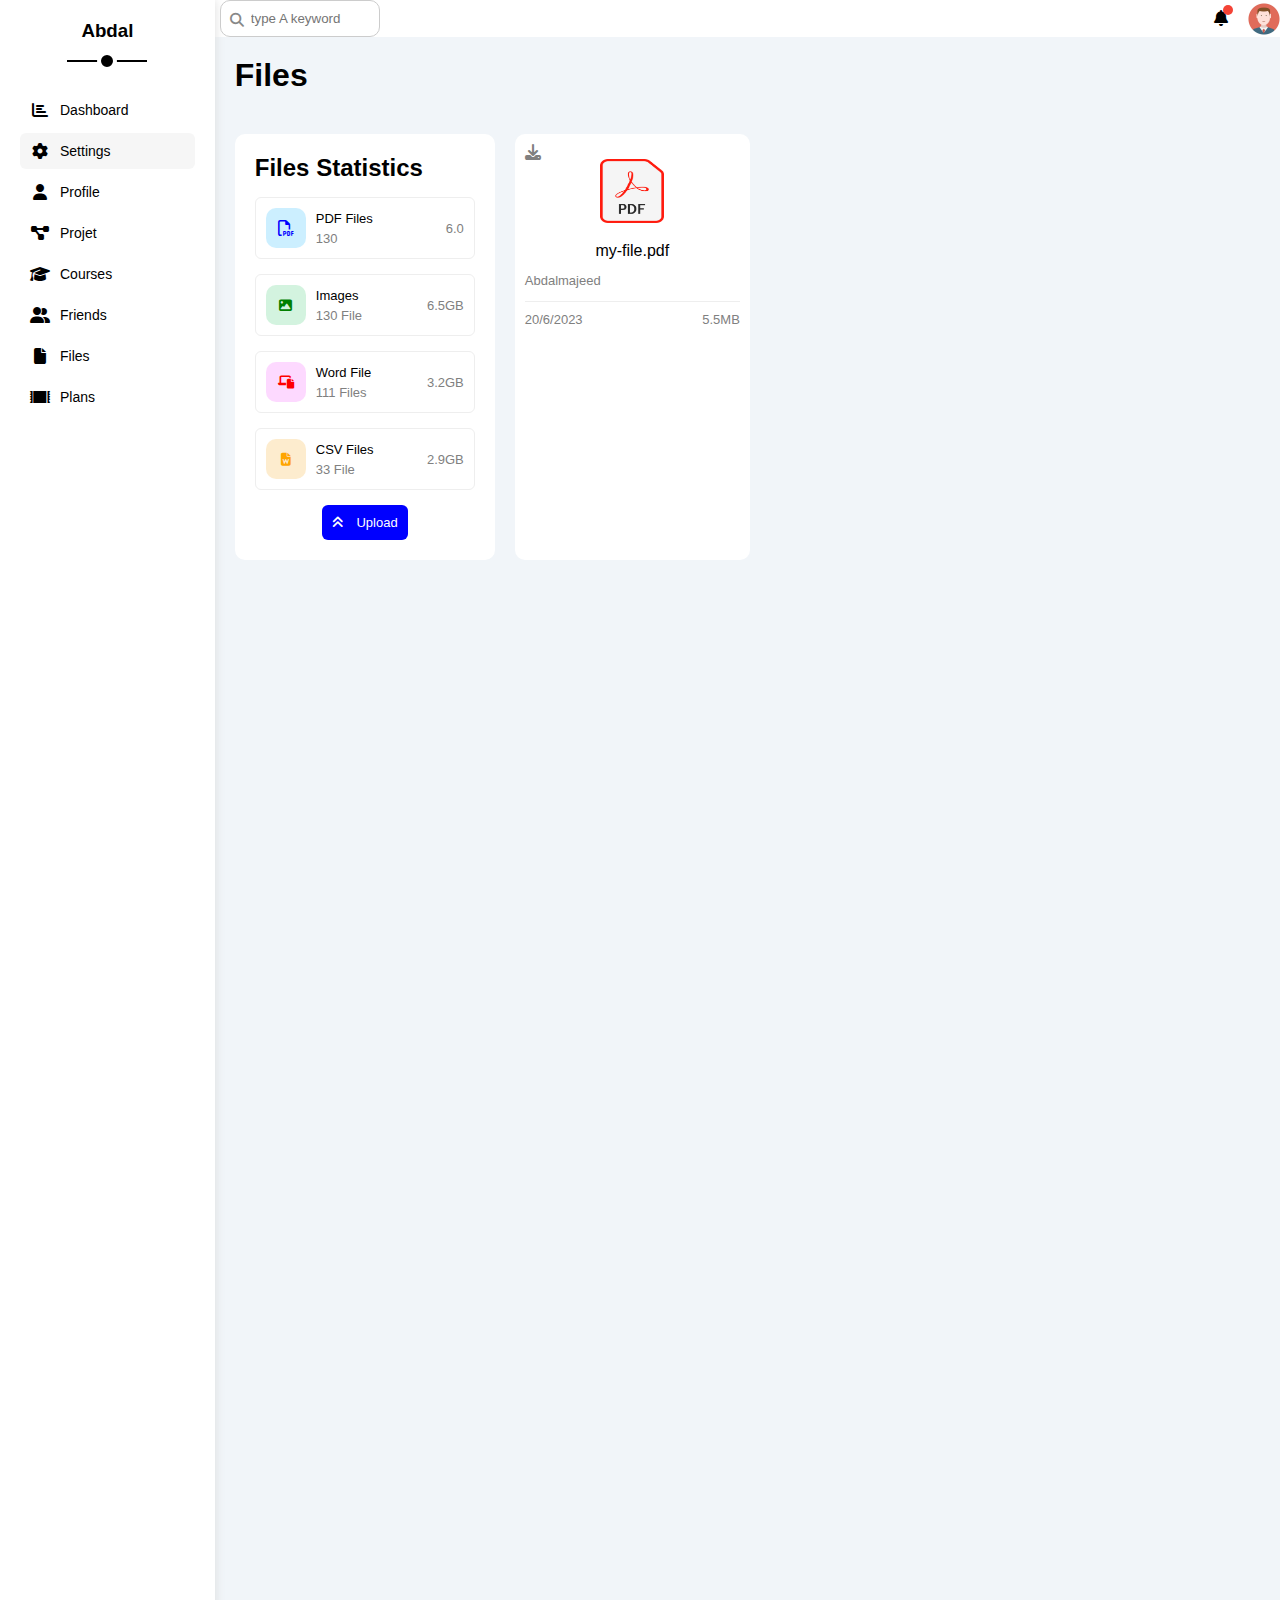
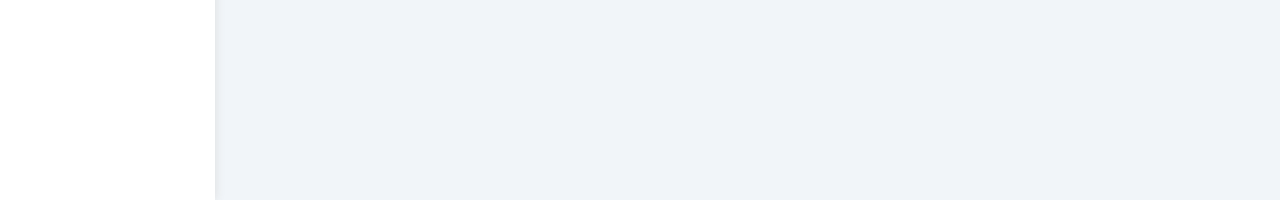
<file: files.html>
<!DOCTYPE html>
<html lang="en">

<head>
    <meta charset="UTF-8">
    <meta name="viewport" content="width=device-width, initial-scale=1.0">
    <title>Files</title>
    <link rel="stylesheet" href="css/bdf1.css">
    <link rel="stylesheet" href="css/bdf3.css">
    <link rel="stylesheet" href="css/bdf2.css">
    <link rel="stylesheet" href="https://cdnjs.cloudflare.com/ajax/libs/font-awesome/6.6.0/css/all.min.css">
</head>

<body>
    <div class="page d-flex">
        <div class="sidebar bg-white p-20 p-relative">
            <h3 class="p-relative txt-c mt-0">Abdal</h3>
            <ul>
                <li>
                    <a class=" d-flex align-center fs-14 c-black red-6 p-10" href="index.html">
                        <i class="fa-solid fa-chart-bar fa-fw"></i>
                        <span>Dashboard</span></a>
                </li>
                <li>
                    <a class="active d-flex align-center fs-14 c-black red-6 p-10" href="settings.html">
                        <i class="fa-solid fa-gear fa-fw"></i>
                        <span>Settings</span></a>
                </li>
                <li>
                    <a class="d-flex align-center fs-14 c-black red-6 p-10" href="profile.html">
                        <i class="fa-solid fa-user fa-fw"></i>
                        <span>Profile</span></a>
                </li>
                <li>
                    <a class=" d-flex align-center fs-14 c-black red-6 p-10" href="projet.html">
                        <i class="fa-solid fa-diagram-project fa-fw"></i>
                        <span>Projet

                        </span></a>
                </li>
                <li>
                    <a class="d-flex align-center fs-14 c-black red-6 p-10" href="courses.html">
                        <i class="fa-solid fa-graduation-cap fa-fw"></i>
                        <span>Courses</span></a>
                </li>
                <li>
                    <a class=" d-flex align-center fs-14 c-black red-6 p-10" href="firends.html">
                        <i class="fa-solid fa-user-group fa-fw"></i>
                        <span>Friends</span></a>
                </li>
                <li>
                    <a class=" d-flex align-center fs-14 c-black red-6 p-10" href="files.html">
                        <i class="fa-solid fa-file fa-fw"></i>
                        <span>Files</span></a>
                </li>
                <li>
                    <a class=" d-flex align-center fs-14 c-black red-6 p-10" href="plans.html">
                        <i class="fa-solid fa-rug"></i>
                        <span>Plans</span></a>
                </li>


            </ul>
        </div>

        <div class="content w-full">
            <div class="head bg-white p-15 width-100 between-flex">
                <div class="search p-relative ">
                    <input class="p-10 between-flex" type="search" placeholder="type A keyword ">
                </div>
                <div class="icons d-flex align-center  ">
                    <span class="notification p-relative">
                        <i class="fa-solid fa-bell"></i>
                    </span>
                    <img class="w-full" src="./1.jpg" alt="">

                </div>
            </div>
            <h1 class="p-relative">Files</h1>
            <div class="files-page d-flex m-20 gap-20">
                <div class="files-stats p-20 bg-white red-10">
                    <h2 class="mt-0 mb-15 txt-c-mobile">Files Statistics</h2>
                    <div class="d-flex align-center border-eee p-10 red-6 mb-15 fs-13">
                        <i class="fa-regular fa-file-pdf fa-lg blue  center-flex c-blue icon"></i>
                        <div class="info">
                            <span>PDF Files</span>
                            <span class="d-block c-grey mt-5">130</span>
                        </div>
                       <div class="size c-grey">6.0</div>
                    </div>
                    <div class="d-flex align-center border-eee p-10 red-6 mb-15 fs-13">
                        <i class="fa-solid fa-image green center-flex c-green icon"></i>
                        <div class="info">
                            <span>Images</span>
                            <span class="d-block c-grey mt-5">130 File</span>
                        </div>
                       <div class="size c-grey">6.5GB</div>
                    </div>
                    <div class="d-flex align-center border-eee p-10 red-6 mb-15 fs-13">
                         <i class="fa-solid fa-laptop-file red center-flex c-red icon"></i>
                        <div class="info">
                            <span>Word File</span>
                            <span class="d-block c-grey mt-5">111 Files</span>
                        </div>
                       <div class="size c-grey">3.2GB</div>
                    </div>
                    <div class="d-flex align-center border-eee p-10 red-6 mb-15 fs-13">
                        <i class="fa-solid fa-file-word orange center-flex c-orange icon"></i>
                        <div class="info">
                            <span>CSV Files</span>
                            <span class="d-block c-grey mt-5">33 File</span>
                        </div>
                       <div class="size c-grey">2.9GB</div>
                    </div>
                    <a class="upload c-white fs-13 red-6 d-block w-fit bg-blue btn-shape" href="#" >
                        <i class="fa-solid fa-angles-up mr-10"></i>
                        Upload
                    </a>
                </div>
                <div class="files-content d-grid gap-20 ">
                   <div class="file bg-white p-10 red-10">
                    <i class="fa-solid fa-download c-grey p-absplute"></i>
                    <div class="icon txt-c">
                    <img class="mt-15 mb-15" src="./PDF1.svg.png" alt="">
                    </div>
                    <div class="txt-c mb-10 fs-14">my-file.pdf</div>
                      <p class="c-grey fs-13">Abdalmajeed</p>
                      <div class="info between-flex mt-10 pt-10 fs-13 c-grey">
                         <span>20/6/2023</span>
                         <span>5.5MB</span>
                      </div>
                   </div>
                </div>
            </div>
        </div>
    </div>
</body>

</html>
</file>
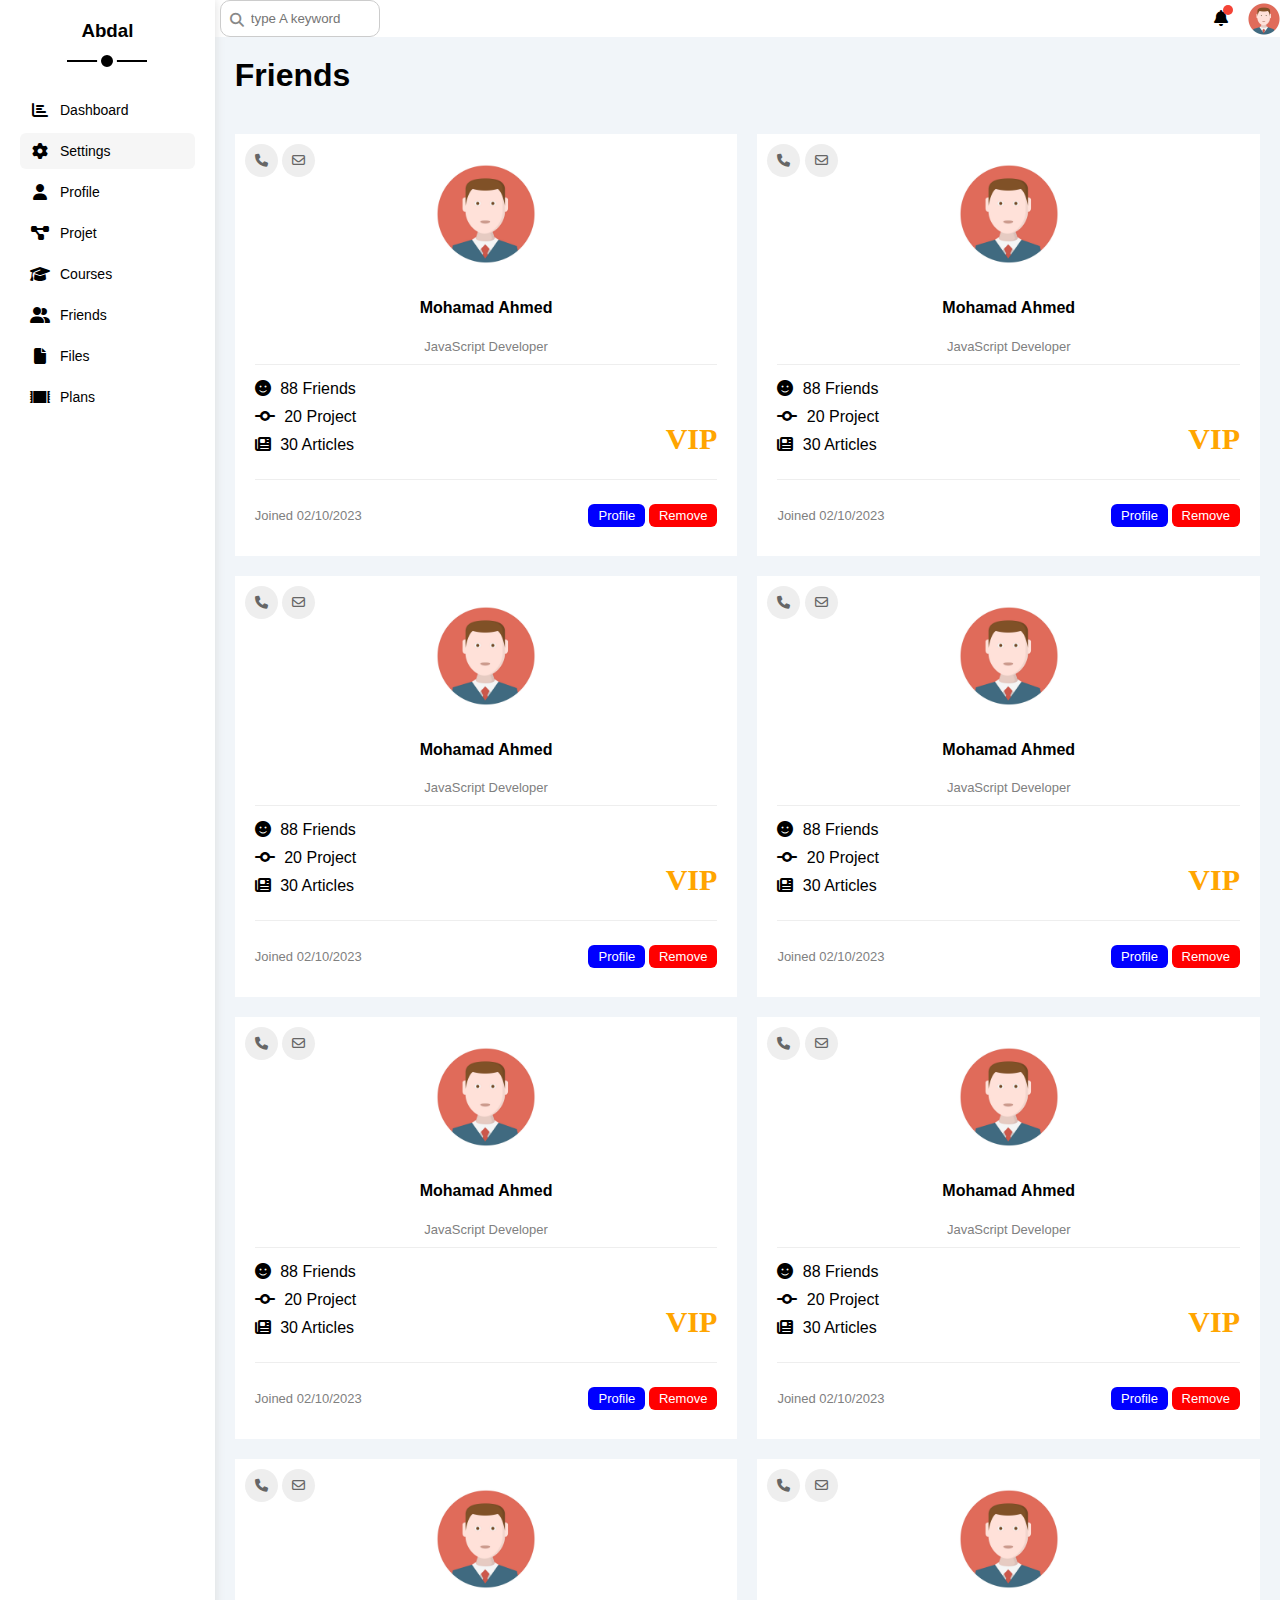
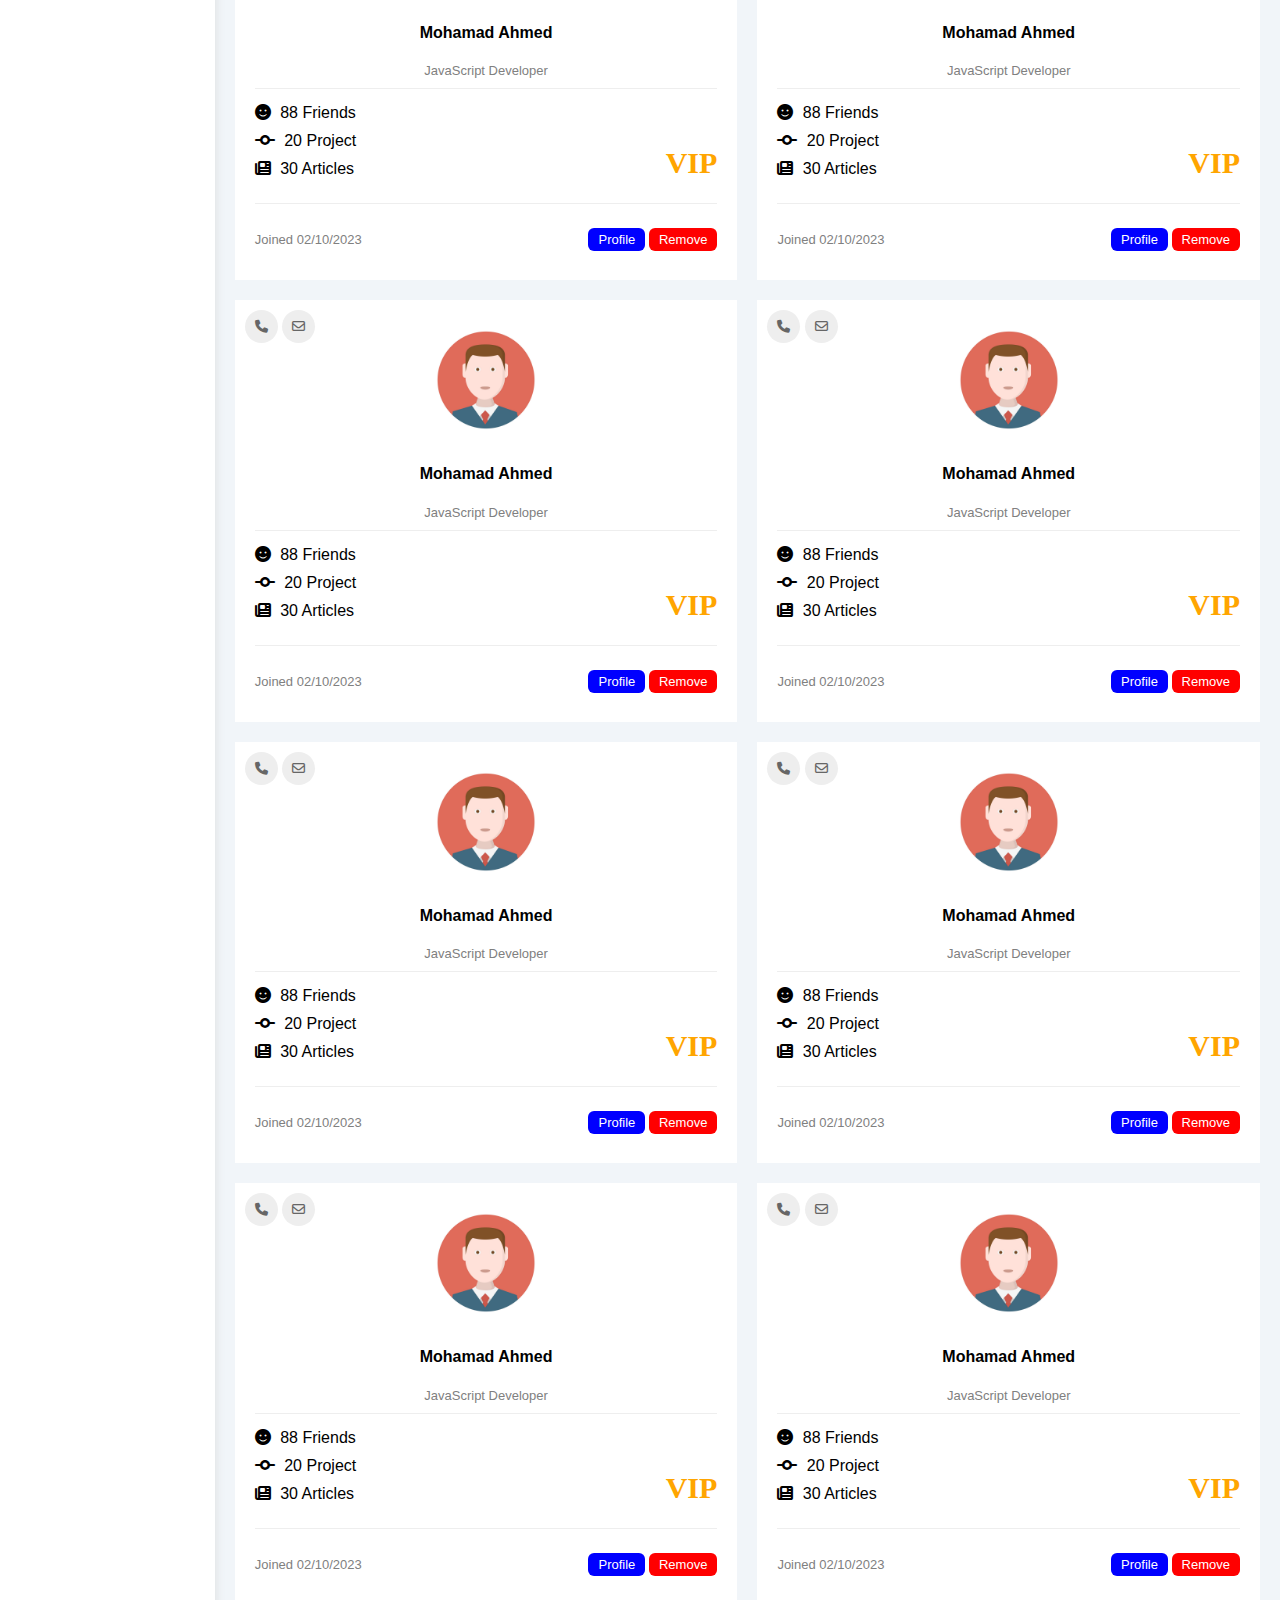
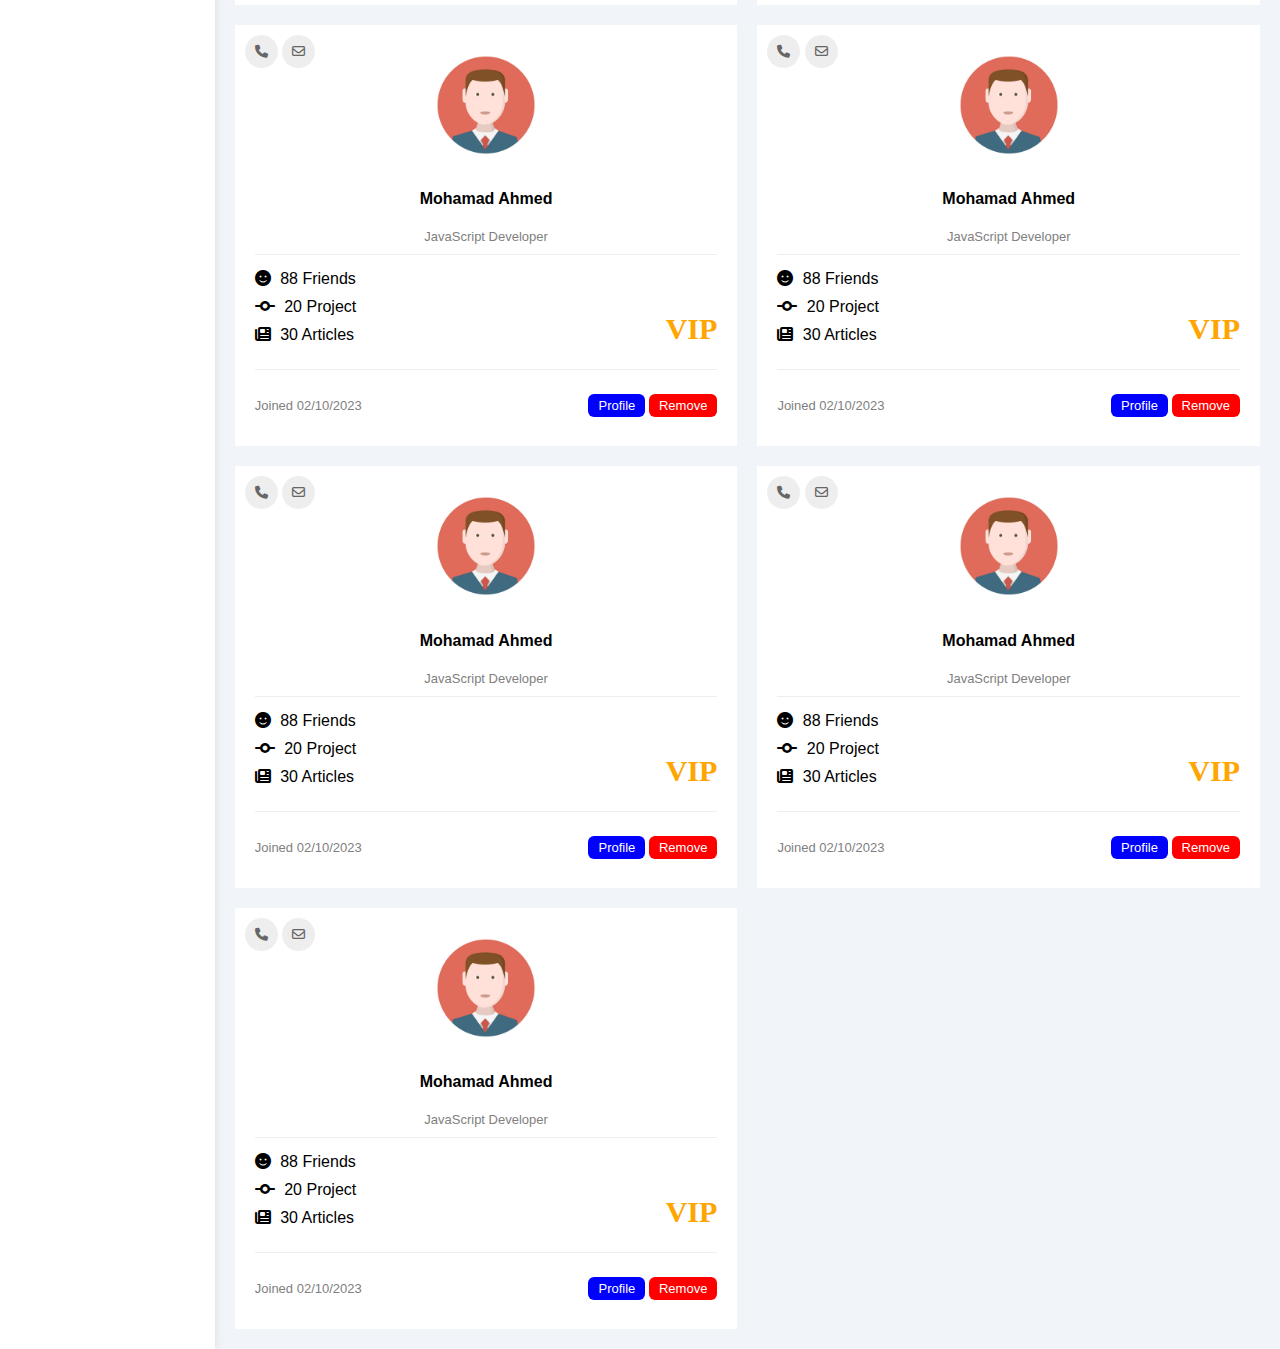
<file: firends.html>
<!DOCTYPE html>
<html lang="en">

<head>
    <meta charset="UTF-8">
    <meta name="viewport" content="width=device-width, initial-scale=1.0">
    <title>Friends</title>
    <link rel="stylesheet" href="css/bdf1.css">
    <link rel="stylesheet" href="css/bdf3.css">
    <link rel="stylesheet" href="css/bdf2.css">
    <link rel="stylesheet" href="https://cdnjs.cloudflare.com/ajax/libs/font-awesome/6.6.0/css/all.min.css">
</head>

<body>
    <div class="page d-flex">
        <div class="sidebar bg-white p-20 p-relative">
            <h3 class="p-relative txt-c mt-0">Abdal</h3>
            <ul>
                <li>
                    <a class=" d-flex align-center fs-14 c-black red-6 p-10" href="index.html">
                        <i class="fa-solid fa-chart-bar fa-fw"></i>
                        <span>Dashboard</span></a>
                </li>
                <li>
                    <a class="active d-flex align-center fs-14 c-black red-6 p-10" href="settings.html">
                        <i class="fa-solid fa-gear fa-fw"></i>
                        <span>Settings</span></a>
                </li>
                <li>
                    <a class="d-flex align-center fs-14 c-black red-6 p-10" href="profile.html">
                        <i class="fa-solid fa-user fa-fw"></i>
                        <span>Profile</span></a>
                </li>
                <li>
                    <a class=" d-flex align-center fs-14 c-black red-6 p-10" href="projet.html">
                        <i class="fa-solid fa-diagram-project fa-fw"></i>
                        <span>Projet

                        </span></a>
                </li>
                <li>
                    <a class="d-flex align-center fs-14 c-black red-6 p-10" href="courses.html">
                        <i class="fa-solid fa-graduation-cap fa-fw"></i>
                        <span>Courses</span></a>
                </li>
                <li>
                    <a class=" d-flex align-center fs-14 c-black red-6 p-10" href="firends.html">
                        <i class="fa-solid fa-user-group fa-fw"></i>
                        <span>Friends</span></a>
                </li>
                <li>
                    <a class=" d-flex align-center fs-14 c-black red-6 p-10" href="files.html">
                        <i class="fa-solid fa-file fa-fw"></i>
                        <span>Files</span></a>
                </li>
                <li>
                    <a class=" d-flex align-center fs-14 c-black red-6 p-10" href="plans.html">
                        <i class="fa-solid fa-rug"></i>
                        <span>Plans</span></a>
                </li>


            </ul>
        </div>

        <div class="content w-full">
            <div class="head bg-white p-15 width-100 between-flex">
                <div class="search p-relative ">
                    <input class="p-10 between-flex" type="search" placeholder="type A keyword ">
                </div>
                <div class="icons d-flex align-center  ">
                    <span class="notification p-relative">
                        <i class="fa-solid fa-bell"></i>
                    </span>
                    <img class="w-full" src="./1.jpg" alt="">

                </div>
            </div>
            <h1 class="p-relative">Friends</h1>
            <div class="friends-page d-grid m-20 gap-20">
                <div class="friend bg-white rad-6 p-20 p-relative">
                    <div class="contact">
                        <i class="fa-solid fa-phone"></i>
                        <i class="fa-regular fa-envelope"></i>
                    </div>
                    <div class="txt-c">
                        <img class="mt-10 mb-10 w-100 h-100" src="./1.jpg" alt="">
                        <h4 class="m-0 ">Mohamad Ahmed</h4>
                        <p class="c-grey fs-13 mt-5 mb-0">JavaScript Developer</p>
                    </div>
                    <div class="icons fs-14 p-relative">
                        <div class="mb-10">
                            <i class="fa-solid fa-face-smile"></i>
                            <span>88 Friends</span>
                        </div>
                        <div class="mb-10">
                            <i class="fa-solid fa-code-commit"></i>
                            <span>20 Project</span>
                        </div>
                        <div class="mb-10">
                            <i class="fa-solid fa-newspaper"></i>
                            <span>30 Articles</span>
                        </div>
                        <span class="vip fw-bold c-orange">VIP</span>
                    </div>
                    <div class="info between-flex fs-13">
                        <span class="c-grey">Joined 02/10/2023</span>
                        <p> <a class="bg-blue c-white btn-shape" href="profile.html">Profile</a>
                        <a class="bg-red c-white btn-shape" href="#">Remove</a>
                    </p>
                       </div>
                </div>
                <div class="friend bg-white rad-6 p-20 p-relative">
                    <div class="contact">
                        <i class="fa-solid fa-phone"></i>
                        <i class="fa-regular fa-envelope"></i>
                    </div>
                    <div class="txt-c">
                        <img class="mt-10 mb-10 w-100 h-100" src="./1.jpg" alt="">
                        <h4 class="m-0 ">Mohamad Ahmed</h4>
                        <p class="c-grey fs-13 mt-5 mb-0">JavaScript Developer</p>
                    </div>
                    <div class="icons fs-14 p-relative">
                        <div class="mb-10">
                            <i class="fa-solid fa-face-smile"></i>
                            <span>88 Friends</span>
                        </div>
                        <div class="mb-10">
                            <i class="fa-solid fa-code-commit"></i>
                            <span>20 Project</span>
                        </div>
                        <div class="mb-10">
                            <i class="fa-solid fa-newspaper"></i>
                            <span>30 Articles</span>
                        </div>
                        <span class="vip fw-bold c-orange">VIP</span>
                    </div>
                    <div class="info between-flex fs-13">
                        <span class="c-grey">Joined 02/10/2023</span>
                        <p> <a class="bg-blue c-white btn-shape" href="profile.html">Profile</a>
                        <a class="bg-red c-white btn-shape" href="#">Remove</a>
                    </p>
                       </div>
                </div>
                <div class="friend bg-white rad-6 p-20 p-relative">
                    <div class="contact">
                        <i class="fa-solid fa-phone"></i>
                        <i class="fa-regular fa-envelope"></i>
                    </div>
                    <div class="txt-c">
                        <img class="mt-10 mb-10 w-100 h-100" src="./1.jpg" alt="">
                        <h4 class="m-0 ">Mohamad Ahmed</h4>
                        <p class="c-grey fs-13 mt-5 mb-0">JavaScript Developer</p>
                    </div>
                    <div class="icons fs-14 p-relative">
                        <div class="mb-10">
                            <i class="fa-solid fa-face-smile"></i>
                            <span>88 Friends</span>
                        </div>
                        <div class="mb-10">
                            <i class="fa-solid fa-code-commit"></i>
                            <span>20 Project</span>
                        </div>
                        <div class="mb-10">
                            <i class="fa-solid fa-newspaper"></i>
                            <span>30 Articles</span>
                        </div>
                        <span class="vip fw-bold c-orange">VIP</span>
                    </div>
                    <div class="info between-flex fs-13">
                        <span class="c-grey">Joined 02/10/2023</span>
                        <p> <a class="bg-blue c-white btn-shape" href="profile.html">Profile</a>
                        <a class="bg-red c-white btn-shape" href="#">Remove</a>
                    </p>
                       </div>
                </div>
                <div class="friend bg-white rad-6 p-20 p-relative">
                    <div class="contact">
                        <i class="fa-solid fa-phone"></i>
                        <i class="fa-regular fa-envelope"></i>
                    </div>
                    <div class="txt-c">
                        <img class="mt-10 mb-10 w-100 h-100" src="./1.jpg" alt="">
                        <h4 class="m-0 ">Mohamad Ahmed</h4>
                        <p class="c-grey fs-13 mt-5 mb-0">JavaScript Developer</p>
                    </div>
                    <div class="icons fs-14 p-relative">
                        <div class="mb-10">
                            <i class="fa-solid fa-face-smile"></i>
                            <span>88 Friends</span>
                        </div>
                        <div class="mb-10">
                            <i class="fa-solid fa-code-commit"></i>
                            <span>20 Project</span>
                        </div>
                        <div class="mb-10">
                            <i class="fa-solid fa-newspaper"></i>
                            <span>30 Articles</span>
                        </div>
                        <span class="vip fw-bold c-orange">VIP</span>
                    </div>
                    <div class="info between-flex fs-13">
                        <span class="c-grey">Joined 02/10/2023</span>
                        <p> <a class="bg-blue c-white btn-shape" href="profile.html">Profile</a>
                        <a class="bg-red c-white btn-shape" href="#">Remove</a>
                    </p>
                       </div>
                </div>
                <div class="friend bg-white rad-6 p-20 p-relative">
                    <div class="contact">
                        <i class="fa-solid fa-phone"></i>
                        <i class="fa-regular fa-envelope"></i>
                    </div>
                    <div class="txt-c">
                        <img class="mt-10 mb-10 w-100 h-100" src="./1.jpg" alt="">
                        <h4 class="m-0 ">Mohamad Ahmed</h4>
                        <p class="c-grey fs-13 mt-5 mb-0">JavaScript Developer</p>
                    </div>
                    <div class="icons fs-14 p-relative">
                        <div class="mb-10">
                            <i class="fa-solid fa-face-smile"></i>
                            <span>88 Friends</span>
                        </div>
                        <div class="mb-10">
                            <i class="fa-solid fa-code-commit"></i>
                            <span>20 Project</span>
                        </div>
                        <div class="mb-10">
                            <i class="fa-solid fa-newspaper"></i>
                            <span>30 Articles</span>
                        </div>
                        <span class="vip fw-bold c-orange">VIP</span>
                    </div>
                    <div class="info between-flex fs-13">
                        <span class="c-grey">Joined 02/10/2023</span>
                        <p> <a class="bg-blue c-white btn-shape" href="profile.html">Profile</a>
                        <a class="bg-red c-white btn-shape" href="#">Remove</a>
                    </p>
                       </div>
                </div>
                <div class="friend bg-white rad-6 p-20 p-relative">
                    <div class="contact">
                        <i class="fa-solid fa-phone"></i>
                        <i class="fa-regular fa-envelope"></i>
                    </div>
                    <div class="txt-c">
                        <img class="mt-10 mb-10 w-100 h-100" src="./1.jpg" alt="">
                        <h4 class="m-0 ">Mohamad Ahmed</h4>
                        <p class="c-grey fs-13 mt-5 mb-0">JavaScript Developer</p>
                    </div>
                    <div class="icons fs-14 p-relative">
                        <div class="mb-10">
                            <i class="fa-solid fa-face-smile"></i>
                            <span>88 Friends</span>
                        </div>
                        <div class="mb-10">
                            <i class="fa-solid fa-code-commit"></i>
                            <span>20 Project</span>
                        </div>
                        <div class="mb-10">
                            <i class="fa-solid fa-newspaper"></i>
                            <span>30 Articles</span>
                        </div>
                        <span class="vip fw-bold c-orange">VIP</span>
                    </div>
                    <div class="info between-flex fs-13">
                        <span class="c-grey">Joined 02/10/2023</span>
                        <p> <a class="bg-blue c-white btn-shape" href="profile.html">Profile</a>
                        <a class="bg-red c-white btn-shape" href="#">Remove</a>
                    </p>
                       </div>
                </div>
                <div class="friend bg-white rad-6 p-20 p-relative">
                    <div class="contact">
                        <i class="fa-solid fa-phone"></i>
                        <i class="fa-regular fa-envelope"></i>
                    </div>
                    <div class="txt-c">
                        <img class="mt-10 mb-10 w-100 h-100" src="./1.jpg" alt="">
                        <h4 class="m-0 ">Mohamad Ahmed</h4>
                        <p class="c-grey fs-13 mt-5 mb-0">JavaScript Developer</p>
                    </div>
                    <div class="icons fs-14 p-relative">
                        <div class="mb-10">
                            <i class="fa-solid fa-face-smile"></i>
                            <span>88 Friends</span>
                        </div>
                        <div class="mb-10">
                            <i class="fa-solid fa-code-commit"></i>
                            <span>20 Project</span>
                        </div>
                        <div class="mb-10">
                            <i class="fa-solid fa-newspaper"></i>
                            <span>30 Articles</span>
                        </div>
                        <span class="vip fw-bold c-orange">VIP</span>
                    </div>
                    <div class="info between-flex fs-13">
                        <span class="c-grey">Joined 02/10/2023</span>
                        <p> <a class="bg-blue c-white btn-shape" href="profile.html">Profile</a>
                        <a class="bg-red c-white btn-shape" href="#">Remove</a>
                    </p>
                       </div>
                </div>
                <div class="friend bg-white rad-6 p-20 p-relative">
                    <div class="contact">
                        <i class="fa-solid fa-phone"></i>
                        <i class="fa-regular fa-envelope"></i>
                    </div>
                    <div class="txt-c">
                        <img class="mt-10 mb-10 w-100 h-100" src="./1.jpg" alt="">
                        <h4 class="m-0 ">Mohamad Ahmed</h4>
                        <p class="c-grey fs-13 mt-5 mb-0">JavaScript Developer</p>
                    </div>
                    <div class="icons fs-14 p-relative">
                        <div class="mb-10">
                            <i class="fa-solid fa-face-smile"></i>
                            <span>88 Friends</span>
                        </div>
                        <div class="mb-10">
                            <i class="fa-solid fa-code-commit"></i>
                            <span>20 Project</span>
                        </div>
                        <div class="mb-10">
                            <i class="fa-solid fa-newspaper"></i>
                            <span>30 Articles</span>
                        </div>
                        <span class="vip fw-bold c-orange">VIP</span>
                    </div>
                    <div class="info between-flex fs-13">
                        <span class="c-grey">Joined 02/10/2023</span>
                        <p> <a class="bg-blue c-white btn-shape" href="profile.html">Profile</a>
                        <a class="bg-red c-white btn-shape" href="#">Remove</a>
                    </p>
                       </div>
                </div>
                <div class="friend bg-white rad-6 p-20 p-relative">
                    <div class="contact">
                        <i class="fa-solid fa-phone"></i>
                        <i class="fa-regular fa-envelope"></i>
                    </div>
                    <div class="txt-c">
                        <img class="mt-10 mb-10 w-100 h-100" src="./1.jpg" alt="">
                        <h4 class="m-0 ">Mohamad Ahmed</h4>
                        <p class="c-grey fs-13 mt-5 mb-0">JavaScript Developer</p>
                    </div>
                    <div class="icons fs-14 p-relative">
                        <div class="mb-10">
                            <i class="fa-solid fa-face-smile"></i>
                            <span>88 Friends</span>
                        </div>
                        <div class="mb-10">
                            <i class="fa-solid fa-code-commit"></i>
                            <span>20 Project</span>
                        </div>
                        <div class="mb-10">
                            <i class="fa-solid fa-newspaper"></i>
                            <span>30 Articles</span>
                        </div>
                        <span class="vip fw-bold c-orange">VIP</span>
                    </div>
                    <div class="info between-flex fs-13">
                        <span class="c-grey">Joined 02/10/2023</span>
                        <p> <a class="bg-blue c-white btn-shape" href="profile.html">Profile</a>
                        <a class="bg-red c-white btn-shape" href="#">Remove</a>
                    </p>
                       </div>
                </div>
                <div class="friend bg-white rad-6 p-20 p-relative">
                    <div class="contact">
                        <i class="fa-solid fa-phone"></i>
                        <i class="fa-regular fa-envelope"></i>
                    </div>
                    <div class="txt-c">
                        <img class="mt-10 mb-10 w-100 h-100" src="./1.jpg" alt="">
                        <h4 class="m-0 ">Mohamad Ahmed</h4>
                        <p class="c-grey fs-13 mt-5 mb-0">JavaScript Developer</p>
                    </div>
                    <div class="icons fs-14 p-relative">
                        <div class="mb-10">
                            <i class="fa-solid fa-face-smile"></i>
                            <span>88 Friends</span>
                        </div>
                        <div class="mb-10">
                            <i class="fa-solid fa-code-commit"></i>
                            <span>20 Project</span>
                        </div>
                        <div class="mb-10">
                            <i class="fa-solid fa-newspaper"></i>
                            <span>30 Articles</span>
                        </div>
                        <span class="vip fw-bold c-orange">VIP</span>
                    </div>
                    <div class="info between-flex fs-13">
                        <span class="c-grey">Joined 02/10/2023</span>
                        <p> <a class="bg-blue c-white btn-shape" href="profile.html">Profile</a>
                        <a class="bg-red c-white btn-shape" href="#">Remove</a>
                    </p>
                       </div>
                </div>
                <div class="friend bg-white rad-6 p-20 p-relative">
                    <div class="contact">
                        <i class="fa-solid fa-phone"></i>
                        <i class="fa-regular fa-envelope"></i>
                    </div>
                    <div class="txt-c">
                        <img class="mt-10 mb-10 w-100 h-100" src="./1.jpg" alt="">
                        <h4 class="m-0 ">Mohamad Ahmed</h4>
                        <p class="c-grey fs-13 mt-5 mb-0">JavaScript Developer</p>
                    </div>
                    <div class="icons fs-14 p-relative">
                        <div class="mb-10">
                            <i class="fa-solid fa-face-smile"></i>
                            <span>88 Friends</span>
                        </div>
                        <div class="mb-10">
                            <i class="fa-solid fa-code-commit"></i>
                            <span>20 Project</span>
                        </div>
                        <div class="mb-10">
                            <i class="fa-solid fa-newspaper"></i>
                            <span>30 Articles</span>
                        </div>
                        <span class="vip fw-bold c-orange">VIP</span>
                    </div>
                    <div class="info between-flex fs-13">
                        <span class="c-grey">Joined 02/10/2023</span>
                        <p> <a class="bg-blue c-white btn-shape" href="profile.html">Profile</a>
                        <a class="bg-red c-white btn-shape" href="#">Remove</a>
                    </p>
                       </div>
                </div>
                <div class="friend bg-white rad-6 p-20 p-relative">
                    <div class="contact">
                        <i class="fa-solid fa-phone"></i>
                        <i class="fa-regular fa-envelope"></i>
                    </div>
                    <div class="txt-c">
                        <img class="mt-10 mb-10 w-100 h-100" src="./1.jpg" alt="">
                        <h4 class="m-0 ">Mohamad Ahmed</h4>
                        <p class="c-grey fs-13 mt-5 mb-0">JavaScript Developer</p>
                    </div>
                    <div class="icons fs-14 p-relative">
                        <div class="mb-10">
                            <i class="fa-solid fa-face-smile"></i>
                            <span>88 Friends</span>
                        </div>
                        <div class="mb-10">
                            <i class="fa-solid fa-code-commit"></i>
                            <span>20 Project</span>
                        </div>
                        <div class="mb-10">
                            <i class="fa-solid fa-newspaper"></i>
                            <span>30 Articles</span>
                        </div>
                        <span class="vip fw-bold c-orange">VIP</span>
                    </div>
                    <div class="info between-flex fs-13">
                        <span class="c-grey">Joined 02/10/2023</span>
                        <p> <a class="bg-blue c-white btn-shape" href="profile.html">Profile</a>
                        <a class="bg-red c-white btn-shape" href="#">Remove</a>
                    </p>
                       </div>
                </div>
                <div class="friend bg-white rad-6 p-20 p-relative">
                    <div class="contact">
                        <i class="fa-solid fa-phone"></i>
                        <i class="fa-regular fa-envelope"></i>
                    </div>
                    <div class="txt-c">
                        <img class="mt-10 mb-10 w-100 h-100" src="./1.jpg" alt="">
                        <h4 class="m-0 ">Mohamad Ahmed</h4>
                        <p class="c-grey fs-13 mt-5 mb-0">JavaScript Developer</p>
                    </div>
                    <div class="icons fs-14 p-relative">
                        <div class="mb-10">
                            <i class="fa-solid fa-face-smile"></i>
                            <span>88 Friends</span>
                        </div>
                        <div class="mb-10">
                            <i class="fa-solid fa-code-commit"></i>
                            <span>20 Project</span>
                        </div>
                        <div class="mb-10">
                            <i class="fa-solid fa-newspaper"></i>
                            <span>30 Articles</span>
                        </div>
                        <span class="vip fw-bold c-orange">VIP</span>
                    </div>
                    <div class="info between-flex fs-13">
                        <span class="c-grey">Joined 02/10/2023</span>
                        <p> <a class="bg-blue c-white btn-shape" href="profile.html">Profile</a>
                        <a class="bg-red c-white btn-shape" href="#">Remove</a>
                    </p>
                       </div>
                </div>
                <div class="friend bg-white rad-6 p-20 p-relative">
                    <div class="contact">
                        <i class="fa-solid fa-phone"></i>
                        <i class="fa-regular fa-envelope"></i>
                    </div>
                    <div class="txt-c">
                        <img class="mt-10 mb-10 w-100 h-100" src="./1.jpg" alt="">
                        <h4 class="m-0 ">Mohamad Ahmed</h4>
                        <p class="c-grey fs-13 mt-5 mb-0">JavaScript Developer</p>
                    </div>
                    <div class="icons fs-14 p-relative">
                        <div class="mb-10">
                            <i class="fa-solid fa-face-smile"></i>
                            <span>88 Friends</span>
                        </div>
                        <div class="mb-10">
                            <i class="fa-solid fa-code-commit"></i>
                            <span>20 Project</span>
                        </div>
                        <div class="mb-10">
                            <i class="fa-solid fa-newspaper"></i>
                            <span>30 Articles</span>
                        </div>
                        <span class="vip fw-bold c-orange">VIP</span>
                    </div>
                    <div class="info between-flex fs-13">
                        <span class="c-grey">Joined 02/10/2023</span>
                        <p> <a class="bg-blue c-white btn-shape" href="profile.html">Profile</a>
                        <a class="bg-red c-white btn-shape" href="#">Remove</a>
                    </p>
                       </div>
                </div>
                <div class="friend bg-white rad-6 p-20 p-relative">
                    <div class="contact">
                        <i class="fa-solid fa-phone"></i>
                        <i class="fa-regular fa-envelope"></i>
                    </div>
                    <div class="txt-c">
                        <img class="mt-10 mb-10 w-100 h-100" src="./1.jpg" alt="">
                        <h4 class="m-0 ">Mohamad Ahmed</h4>
                        <p class="c-grey fs-13 mt-5 mb-0">JavaScript Developer</p>
                    </div>
                    <div class="icons fs-14 p-relative">
                        <div class="mb-10">
                            <i class="fa-solid fa-face-smile"></i>
                            <span>88 Friends</span>
                        </div>
                        <div class="mb-10">
                            <i class="fa-solid fa-code-commit"></i>
                            <span>20 Project</span>
                        </div>
                        <div class="mb-10">
                            <i class="fa-solid fa-newspaper"></i>
                            <span>30 Articles</span>
                        </div>
                        <span class="vip fw-bold c-orange">VIP</span>
                    </div>
                    <div class="info between-flex fs-13">
                        <span class="c-grey">Joined 02/10/2023</span>
                        <p> <a class="bg-blue c-white btn-shape" href="profile.html">Profile</a>
                        <a class="bg-red c-white btn-shape" href="#">Remove</a>
                    </p>
                       </div>
                </div>
                <div class="friend bg-white rad-6 p-20 p-relative">
                    <div class="contact">
                        <i class="fa-solid fa-phone"></i>
                        <i class="fa-regular fa-envelope"></i>
                    </div>
                    <div class="txt-c">
                        <img class="mt-10 mb-10 w-100 h-100" src="./1.jpg" alt="">
                        <h4 class="m-0 ">Mohamad Ahmed</h4>
                        <p class="c-grey fs-13 mt-5 mb-0">JavaScript Developer</p>
                    </div>
                    <div class="icons fs-14 p-relative">
                        <div class="mb-10">
                            <i class="fa-solid fa-face-smile"></i>
                            <span>88 Friends</span>
                        </div>
                        <div class="mb-10">
                            <i class="fa-solid fa-code-commit"></i>
                            <span>20 Project</span>
                        </div>
                        <div class="mb-10">
                            <i class="fa-solid fa-newspaper"></i>
                            <span>30 Articles</span>
                        </div>
                        <span class="vip fw-bold c-orange">VIP</span>
                    </div>
                    <div class="info between-flex fs-13">
                        <span class="c-grey">Joined 02/10/2023</span>
                        <p> <a class="bg-blue c-white btn-shape" href="profile.html">Profile</a>
                        <a class="bg-red c-white btn-shape" href="#">Remove</a>
                    </p>
                       </div>
                </div>
                <div class="friend bg-white rad-6 p-20 p-relative">
                    <div class="contact">
                        <i class="fa-solid fa-phone"></i>
                        <i class="fa-regular fa-envelope"></i>
                    </div>
                    <div class="txt-c">
                        <img class="mt-10 mb-10 w-100 h-100" src="./1.jpg" alt="">
                        <h4 class="m-0 ">Mohamad Ahmed</h4>
                        <p class="c-grey fs-13 mt-5 mb-0">JavaScript Developer</p>
                    </div>
                    <div class="icons fs-14 p-relative">
                        <div class="mb-10">
                            <i class="fa-solid fa-face-smile"></i>
                            <span>88 Friends</span>
                        </div>
                        <div class="mb-10">
                            <i class="fa-solid fa-code-commit"></i>
                            <span>20 Project</span>
                        </div>
                        <div class="mb-10">
                            <i class="fa-solid fa-newspaper"></i>
                            <span>30 Articles</span>
                        </div>
                        <span class="vip fw-bold c-orange">VIP</span>
                    </div>
                    <div class="info between-flex fs-13">
                        <span class="c-grey">Joined 02/10/2023</span>
                        <p> <a class="bg-blue c-white btn-shape" href="profile.html">Profile</a>
                        <a class="bg-red c-white btn-shape" href="#">Remove</a>
                    </p>
                       </div>
                </div>
                <div class="friend bg-white rad-6 p-20 p-relative">
                    <div class="contact">
                        <i class="fa-solid fa-phone"></i>
                        <i class="fa-regular fa-envelope"></i>
                    </div>
                    <div class="txt-c">
                        <img class="mt-10 mb-10 w-100 h-100" src="./1.jpg" alt="">
                        <h4 class="m-0 ">Mohamad Ahmed</h4>
                        <p class="c-grey fs-13 mt-5 mb-0">JavaScript Developer</p>
                    </div>
                    <div class="icons fs-14 p-relative">
                        <div class="mb-10">
                            <i class="fa-solid fa-face-smile"></i>
                            <span>88 Friends</span>
                        </div>
                        <div class="mb-10">
                            <i class="fa-solid fa-code-commit"></i>
                            <span>20 Project</span>
                        </div>
                        <div class="mb-10">
                            <i class="fa-solid fa-newspaper"></i>
                            <span>30 Articles</span>
                        </div>
                        <span class="vip fw-bold c-orange">VIP</span>
                    </div>
                    <div class="info between-flex fs-13">
                        <span class="c-grey">Joined 02/10/2023</span>
                        <p> <a class="bg-blue c-white btn-shape" href="profile.html">Profile</a>
                        <a class="bg-red c-white btn-shape" href="#">Remove</a>
                    </p>
                       </div>
                </div>
                <div class="friend bg-white rad-6 p-20 p-relative">
                    <div class="contact">
                        <i class="fa-solid fa-phone"></i>
                        <i class="fa-regular fa-envelope"></i>
                    </div>
                    <div class="txt-c">
                        <img class="mt-10 mb-10 w-100 h-100" src="./1.jpg" alt="">
                        <h4 class="m-0 ">Mohamad Ahmed</h4>
                        <p class="c-grey fs-13 mt-5 mb-0">JavaScript Developer</p>
                    </div>
                    <div class="icons fs-14 p-relative">
                        <div class="mb-10">
                            <i class="fa-solid fa-face-smile"></i>
                            <span>88 Friends</span>
                        </div>
                        <div class="mb-10">
                            <i class="fa-solid fa-code-commit"></i>
                            <span>20 Project</span>
                        </div>
                        <div class="mb-10">
                            <i class="fa-solid fa-newspaper"></i>
                            <span>30 Articles</span>
                        </div>
                        <span class="vip fw-bold c-orange">VIP</span>
                    </div>
                    <div class="info between-flex fs-13">
                        <span class="c-grey">Joined 02/10/2023</span>
                        <p> <a class="bg-blue c-white btn-shape" href="profile.html">Profile</a>
                        <a class="bg-red c-white btn-shape" href="#">Remove</a>
                    </p>
                       </div>
                </div>
            </div>
        </div>
    </div>
</body>

</html>
</file>
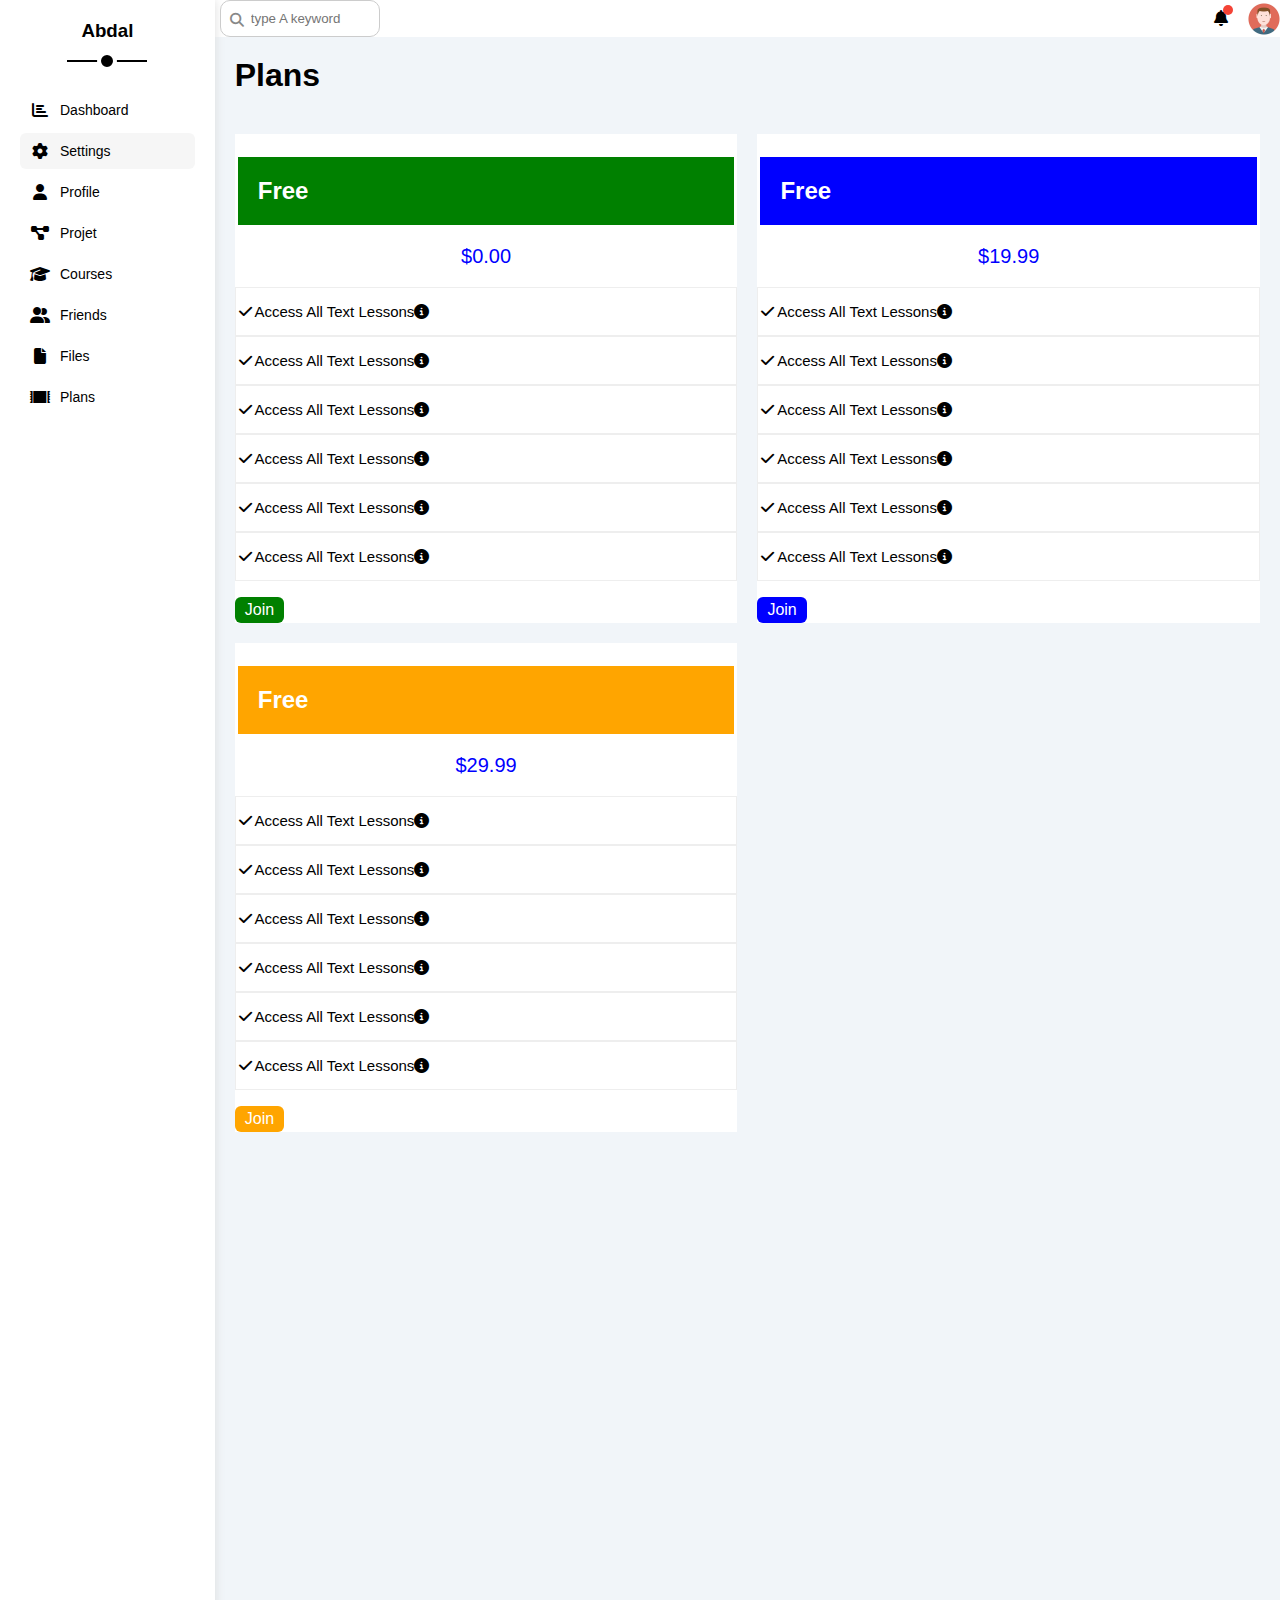
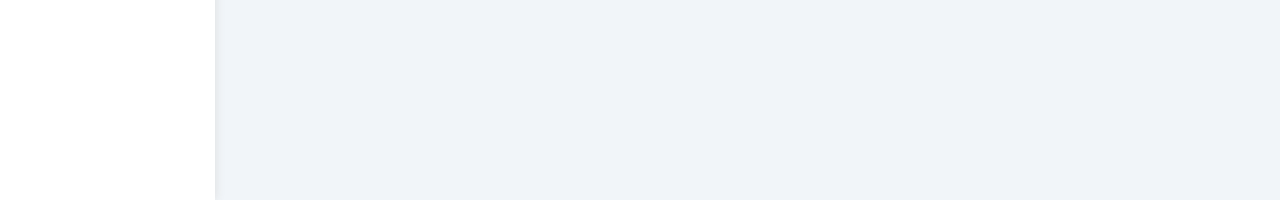
<file: plans.html>
<!DOCTYPE html>
<html lang="en">

<head>
    <meta charset="UTF-8">
    <meta name="viewport" content="width=device-width, initial-scale=1.0">
    <title>Plans</title>
    <link rel="stylesheet" href="css/bdf1.css">
    <link rel="stylesheet" href="css/bdf3.css">
    <link rel="stylesheet" href="css/bdf2.css">
    <link rel="stylesheet" href="https://cdnjs.cloudflare.com/ajax/libs/font-awesome/6.6.0/css/all.min.css">
</head>

<body>
    <div class="page d-flex">
        <div class="sidebar bg-white p-20 p-relative">
            <h3 class="p-relative txt-c mt-0">Abdal</h3>
            <ul>
                <li>
                    <a class=" d-flex align-center fs-14 c-black red-6 p-10" href="index.html">
                        <i class="fa-solid fa-chart-bar fa-fw"></i>
                        <span>Dashboard</span></a>
                </li>
                <li>
                    <a class="active d-flex align-center fs-14 c-black red-6 p-10" href="settings.html">
                        <i class="fa-solid fa-gear fa-fw"></i>
                        <span>Settings</span></a>
                </li>
                <li>
                    <a class="d-flex align-center fs-14 c-black red-6 p-10" href="profile.html">
                        <i class="fa-solid fa-user fa-fw"></i>
                        <span>Profile</span></a>
                </li>
                <li>
                    <a class=" d-flex align-center fs-14 c-black red-6 p-10" href="projet.html">
                        <i class="fa-solid fa-diagram-project fa-fw"></i>
                        <span>Projet

                        </span></a>
                </li>
                <li>
                    <a class="d-flex align-center fs-14 c-black red-6 p-10" href="courses.html">
                        <i class="fa-solid fa-graduation-cap fa-fw"></i>
                        <span>Courses</span></a>
                </li>
                <li>
                    <a class=" d-flex align-center fs-14 c-black red-6 p-10" href="firends.html">
                        <i class="fa-solid fa-user-group fa-fw"></i>
                        <span>Friends</span></a>
                </li>
                <li>
                    <a class=" d-flex align-center fs-14 c-black red-6 p-10" href="files.html">
                        <i class="fa-solid fa-file fa-fw"></i>
                        <span>Files</span></a>
                </li>
                <li>
                    <a class=" d-flex align-center fs-14 c-black red-6 p-10" href="plans.html">
                        <i class="fa-solid fa-rug"></i>
                        <span>Plans</span></a>
                </li>


            </ul>
        </div>

        <div class="content w-full">
            <div class="head bg-white p-15 width-100 between-flex">
                <div class="search p-relative ">
                    <input class="p-10 between-flex" type="search" placeholder="type A keyword ">
                </div>
                <div class="icons d-flex align-center  ">
                    <span class="notification p-relative">
                        <i class="fa-solid fa-bell"></i>
                    </span>
                    <img class="w-full" src="./1.jpg" alt="">

                </div>
            </div>
            <h1 class="p-relative">Plans</h1>
            <div class="plans-page d-grid m-20 gap-20 ">
              <div class="plan green  bg-white ">
                <div class="top">
                    <h2 class="m-0 c-white bg-green p-20 align-center">Free</h2>
                    <div class="price c-blue"><span>$</span>0.00</div>
                </div>
                <ul class="m-0">
                    <li>
                        <i class="fa-solid fa-check fa-fw yes"></i>
                        <span>Access All Text Lessons</span>
                        <i class="fa-solid fa-circle-info help"></i>
                    </li>
                    <li>
                        <i class="fa-solid fa-check fa-fw yes"></i>
                        <span>Access All Text Lessons</span>
                        <i class="fa-solid fa-circle-info help"></i>
                    </li>
                    <li>
                        <i class="fa-solid fa-check fa-fw yes"></i>
                        <span>Access All Text Lessons</span>
                        <i class="fa-solid fa-circle-info help"></i>
                    </li>
                    <li>
                        <i class="fa-solid fa-check fa-fw yes"></i>
                        <span>Access All Text Lessons</span>
                        <i class="fa-solid fa-circle-info help"></i>
                    </li>
                    <li>
                        <i class="fa-solid fa-check fa-fw yes"></i>
                        <span>Access All Text Lessons</span>
                        <i class="fa-solid fa-circle-info help"></i>
                    </li>
                    <li>
                        <i class="fa-solid fa-check fa-fw yes"></i>
                        <span>Access All Text Lessons</span>
                        <i class="fa-solid fa-circle-info help"></i>
                    </li>
                </ul>
                <a href="#" class="btn-shape bg-green c-white d-block w-fit">Join</a>
              </div>
              <div class="plan blue  bg-white ">
                <div class="top">
                    <h2 class="m-0 c-white bg-blue p-20 align-center">Free</h2>
                    <div class="price c-blue"><span>$</span>19.99</div>
                </div>
                <ul class="m-0">
                    <li>
                        <i class="fa-solid fa-check fa-fw yes"></i>
                        <span>Access All Text Lessons</span>
                        <i class="fa-solid fa-circle-info help"></i>
                    </li>
                    <li>
                        <i class="fa-solid fa-check fa-fw yes"></i>
                        <span>Access All Text Lessons</span>
                        <i class="fa-solid fa-circle-info help"></i>
                    </li>
                    <li>
                        <i class="fa-solid fa-check fa-fw yes"></i>
                        <span>Access All Text Lessons</span>
                        <i class="fa-solid fa-circle-info help"></i>
                    </li>
                    <li>
                        <i class="fa-solid fa-check fa-fw yes"></i>
                        <span>Access All Text Lessons</span>
                        <i class="fa-solid fa-circle-info help"></i>
                    </li>
                    <li>
                        <i class="fa-solid fa-check fa-fw yes"></i>
                        <span>Access All Text Lessons</span>
                        <i class="fa-solid fa-circle-info help"></i>
                    </li>
                    <li>
                        <i class="fa-solid fa-check fa-fw yes"></i>
                        <span>Access All Text Lessons</span>
                        <i class="fa-solid fa-circle-info help"></i>
                    </li>
                </ul>
                <a href="#" class="btn-shape bg-blue c-white d-block w-fit">Join</a>
              </div>
              <div class="plan green  bg-white ">
                <div class="top">
                    <h2 class="m-0 c-white bg-orange p-20 align-center">Free</h2>
                    <div class="price c-blue"><span>$</span>29.99</div>
                </div>
                <ul class="m-0">
                    <li>
                        <i class="fa-solid fa-check fa-fw yes"></i>
                        <span>Access All Text Lessons</span>
                        <i class="fa-solid fa-circle-info help"></i>
                    </li>
                    <li>
                        <i class="fa-solid fa-check fa-fw yes"></i>
                        <span>Access All Text Lessons</span>
                        <i class="fa-solid fa-circle-info help"></i>
                    </li>
                    <li>
                        <i class="fa-solid fa-check fa-fw yes"></i>
                        <span>Access All Text Lessons</span>
                        <i class="fa-solid fa-circle-info help"></i>
                    </li>
                    <li>
                        <i class="fa-solid fa-check fa-fw yes"></i>
                        <span>Access All Text Lessons</span>
                        <i class="fa-solid fa-circle-info help"></i>
                    </li>
                    <li>
                        <i class="fa-solid fa-check fa-fw yes"></i>
                        <span>Access All Text Lessons</span>
                        <i class="fa-solid fa-circle-info help"></i>
                    </li>
                    <li>
                        <i class="fa-solid fa-check fa-fw yes"></i>
                        <span>Access All Text Lessons</span>
                        <i class="fa-solid fa-circle-info help"></i>
                    </li>
                </ul>
                <a href="#" class="btn-shape bg-orange c-white d-block w-fit">Join</a>
              </div>
            </div>
        </div>
    </div>
</body>

</html>
</file>
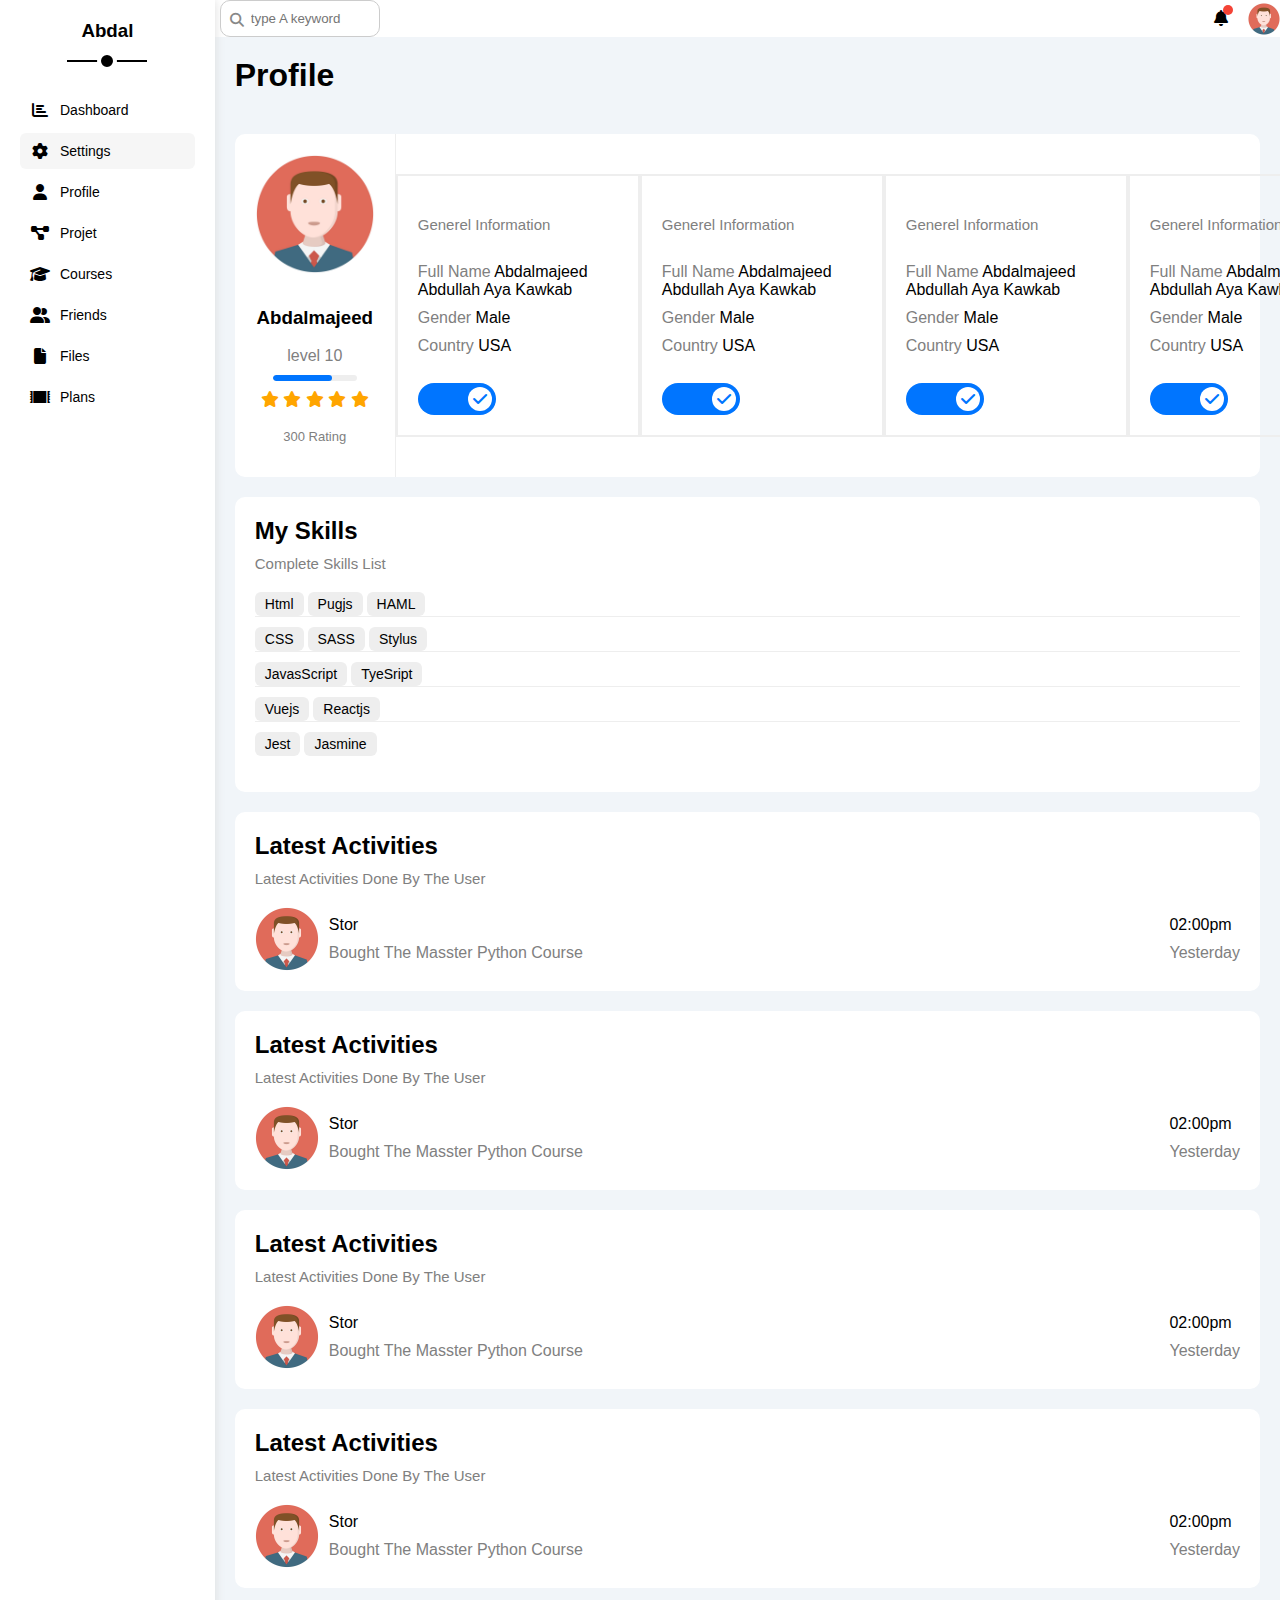
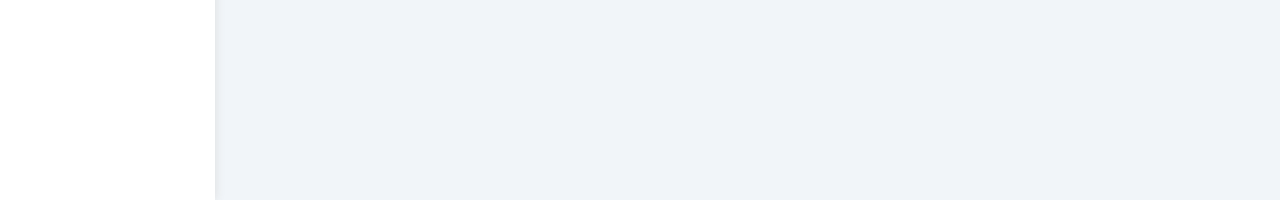
<file: profile.html>
<!DOCTYPE html>
<html lang="en">

<head>
    <meta charset="UTF-8">
    <meta name="viewport" content="width=device-width, initial-scale=1.0">
    <title>Profile</title>
    <link rel="stylesheet" href="css/bdf1.css">
    <link rel="stylesheet" href="css/bdf3.css">
    <link rel="stylesheet" href="css/bdf2.css">
    <link rel="stylesheet" href="https://cdnjs.cloudflare.com/ajax/libs/font-awesome/6.6.0/css/all.min.css">
</head>

<body>
    <div class="page d-flex">
        <div class="sidebar bg-white p-20 p-relative">
            <h3 class="p-relative txt-c mt-0">Abdal</h3>
            <ul>
                <li>
                    <a class=" d-flex align-center fs-14 c-black red-6 p-10" href="index.html">
                        <i class="fa-solid fa-chart-bar fa-fw"></i>
                        <span>Dashboard</span></a>
                </li>
                <li>
                    <a class="active d-flex align-center fs-14 c-black red-6 p-10" href="settings.html">
                        <i class="fa-solid fa-gear fa-fw"></i>
                        <span>Settings</span></a>
                </li>
                <li>
                    <a class="d-flex align-center fs-14 c-black red-6 p-10" href="profile.html">
                        <i class="fa-solid fa-user fa-fw"></i>
                        <span>Profile</span></a>
                </li>
                <li>
                    <a class=" d-flex align-center fs-14 c-black red-6 p-10" href="projet.html">
                        <i class="fa-solid fa-diagram-project fa-fw"></i>
                        <span>Projet
                            
                        </span></a>
                </li>
                <li>
                    <a class="d-flex align-center fs-14 c-black red-6 p-10" href="courses.html">
                        <i class="fa-solid fa-graduation-cap fa-fw"></i>
                        <span>Courses</span></a>
                </li>
                <li>
                    <a class=" d-flex align-center fs-14 c-black red-6 p-10" href="firends.html">
                        <i class="fa-solid fa-user-group fa-fw"></i>
                        <span>Friends</span></a>
                </li>
                <li>
                    <a class=" d-flex align-center fs-14 c-black red-6 p-10" href="files.html">
                        <i class="fa-solid fa-file fa-fw"></i>
                        <span>Files</span></a>
                </li>
                <li>
                    <a class=" d-flex align-center fs-14 c-black red-6 p-10" href="plans.html">
                        <i class="fa-solid fa-rug"></i>
                        <span>Plans</span></a>
                </li>


            </ul>
        </div>

        <div class="content w-full">
            <div class="head bg-white p-15 width-100 between-flex">
                <div class="search p-relative ">
                    <input class="p-10 between-flex" type="search" placeholder="type A keyword ">
                </div>
                <div class="icons d-flex align-center  ">
                    <span class="notification p-relative">
                        <i class="fa-solid fa-bell"></i>
                    </span>
                    <img class="w-full" src="./1.jpg" alt="">

                </div>
            </div>
            <h1 class="p-relative">Profile</h1>
            <div class="profile-page m-20">
                <div class="overview bg-white red-10 d-flex align-center">
                    <div class="avatar-box txt-c p-20">
                        <img class="rad-half mb-10" src="./1.jpg" alt="">
                        <h3 class="m-0  ">Abdalmajeed</h3>
                        <p class="c-grey mb-10 ">level 10</p>
                        <div class="level red-6 bg-eee p-relative">
                            <span style="width: 70%;"></span>
                        </div>
                        <div class="rating mt-10 mb-20">
                            <i class="fa-solid fa-star c-orange"></i>
                            <i class="fa-solid fa-star c-orange"></i>
                            <i class="fa-solid fa-star c-orange"></i>
                            <i class="fa-solid fa-star c-orange"></i>
                            <i class="fa-solid fa-star c-orange"></i>
                        </div>
                        <p class="c-grey m-0 fs-13">300 Rating</p>
                    </div>
                    <div class="info-box">
                        <div class="box p-20 d-flex align-center">
                            <h4 class="c-grey fs-15 w-full">Generel Information</h4>
                            <div class="fs-14">
                                <span class="c-grey">Full Name</span>
                                <span>Abdalmajeed Abdullah Aya Kawkab</span>
                            </div>
                            <div class="fs-14">
                                <span class="c-grey">Gender</span>
                                <span>Male</span>
                            </div>
                            <div class="fs-14">
                                <span class="c-grey">Country</span>
                                <span>USA</span>
                            </div>
                            <div class="fs-14">
                                <label>
                                    <input class="toggle-checkbox " type="checkbox" checked>
                                    <div class="toggle-switch">

                                    </div>
                                </label>
                            </div>
                        </div>
                    </div>
                    <div class="info-box">
                        <div class="box p-20 d-flex align-center">
                            <h4 class="c-grey fs-15 w-full">Generel Information</h4>
                            <div class="fs-14">
                                <span class="c-grey">Full Name</span>
                                <span>Abdalmajeed Abdullah Aya Kawkab</span>
                            </div>
                            <div class="fs-14">
                                <span class="c-grey">Gender</span>
                                <span>Male</span>
                            </div>
                            <div class="fs-14">
                                <span class="c-grey">Country</span>
                                <span>USA</span>
                            </div>
                            <div class="fs-14">
                                <label>
                                    <input class="toggle-checkbox " type="checkbox" checked>
                                    <div class="toggle-switch">

                                    </div>
                                </label>
                            </div>
                        </div>
                    </div>
                    <div class="info-box">
                        <div class="box p-20 d-flex align-center">
                            <h4 class="c-grey fs-15 w-full">Generel Information</h4>
                            <div class="fs-14">
                                <span class="c-grey">Full Name</span>
                                <span>Abdalmajeed Abdullah Aya Kawkab</span>
                            </div>
                            <div class="fs-14">
                                <span class="c-grey">Gender</span>
                                <span>Male</span>
                            </div>
                            <div class="fs-14">
                                <span class="c-grey">Country</span>
                                <span>USA</span>
                            </div>
                            <div class="fs-14">
                                <label>
                                    <input class="toggle-checkbox " type="checkbox" checked>
                                    <div class="toggle-switch">

                                    </div>
                                </label>
                            </div>
                        </div>
                    </div>
                    <div class="info-box">
                        <div class="box p-20 d-flex align-center">
                            <h4 class="c-grey fs-15 w-full">Generel Information</h4>
                            <div class="fs-14">
                                <span class="c-grey">Full Name</span>
                                <span>Abdalmajeed Abdullah Aya Kawkab</span>
                            </div>
                            <div class="fs-14">
                                <span class="c-grey">Gender</span>
                                <span>Male</span>
                            </div>
                            <div class="fs-14">
                                <span class="c-grey">Country</span>
                                <span>USA</span>
                            </div>
                            <div class="fs-14">
                                <label>
                                    <input class="toggle-checkbox " type="checkbox" checked>
                                    <div class="toggle-switch">

                                    </div>
                                </label>
                            </div>
                        </div>
                    </div>
                </div>
                <div class="other-date d-flex gap-20">
                    <div class="skills-card p-20 bg-white red-10 mt-20">
                        <h2 class="mt-0 mb-10">My Skills</h2>
                        <p class="mt-0 mb-20 c-grey fs-15">Complete Skills List</p>
                        <ul class="m-0 txt-c-mobile ">
                            <li><span>Html</span><span>Pugjs</span><span>HAML</span></li>
                            <li><span>CSS</span><span>SASS</span><span>Stylus</span></li>
                            <li><span>JavasScript</span><span>TyeSript</span></li>
                            <li><span>Vuejs</span><span>Reactjs</span></li>
                            <li><span>Jest</span><span>Jasmine</span></li>
                        </ul>
                    </div>
                </div>
                <div class="activities p-20 bg-white red-10 mt-20">
                    <h2 class="mt-0 mb-10">Latest Activities</h2>
                    <p class="mt-0 mb-20 c-grey fs-15">Latest Activities Done By The User</p>
                    <div class="activity d-flex align-center txt-c-mobile">
                        <img src="./1.jpg" alt="">
                        <div class="info">
                            <span class="d-block mb-10">Stor</span>
                            <span class="c-grey">Bought The Masster Python Course</span>
                        </div>
                        <div class="date">
                            <span class="d-block mb-10">02:00pm</span>
                            <span class="c-grey">Yesterday</span>
                        </div>
                    </div>
                </div>
                <div class="activities p-20 bg-white red-10 mt-20">
                    <h2 class="mt-0 mb-10">Latest Activities</h2>
                    <p class="mt-0 mb-20 c-grey fs-15">Latest Activities Done By The User</p>
                    <div class="activity d-flex align-center txt-c-mobile">
                        <img src="./1.jpg" alt="">
                        <div class="info">
                            <span class="d-block mb-10">Stor</span>
                            <span class="c-grey">Bought The Masster Python Course</span>
                        </div>
                        <div class="date">
                            <span class="d-block mb-10">02:00pm</span>
                            <span class="c-grey">Yesterday</span>
                        </div>
                    </div>
                </div>
                <div class="activities p-20 bg-white red-10 mt-20">
                    <h2 class="mt-0 mb-10">Latest Activities</h2>
                    <p class="mt-0 mb-20 c-grey fs-15">Latest Activities Done By The User</p>
                    <div class="activity d-flex align-center txt-c-mobile">
                        <img src="./1.jpg" alt="">
                        <div class="info">
                            <span class="d-block mb-10">Stor</span>
                            <span class="c-grey">Bought The Masster Python Course</span>
                        </div>
                        <div class="date">
                            <span class="d-block mb-10">02:00pm</span>
                            <span class="c-grey">Yesterday</span>
                        </div>
                    </div>
                </div>
                <div class="activities p-20 bg-white red-10 mt-20">
                    <h2 class="mt-0 mb-10">Latest Activities</h2>
                    <p class="mt-0 mb-20 c-grey fs-15">Latest Activities Done By The User</p>
                    <div class="activity d-flex align-center txt-c-mobile">
                        <img src="./1.jpg" alt="">
                        <div class="info">
                            <span class="d-block mb-10">Stor</span>
                            <span class="c-grey">Bought The Masster Python Course</span>
                        </div>
                        <div class="date">
                            <span class="d-block mb-10">02:00pm</span>
                            <span class="c-grey">Yesterday</span>
                        </div>
                    </div>
                </div>
            </div>
        </div>
    </div>
    </div>
    </div>
</body>

</html>
</file>
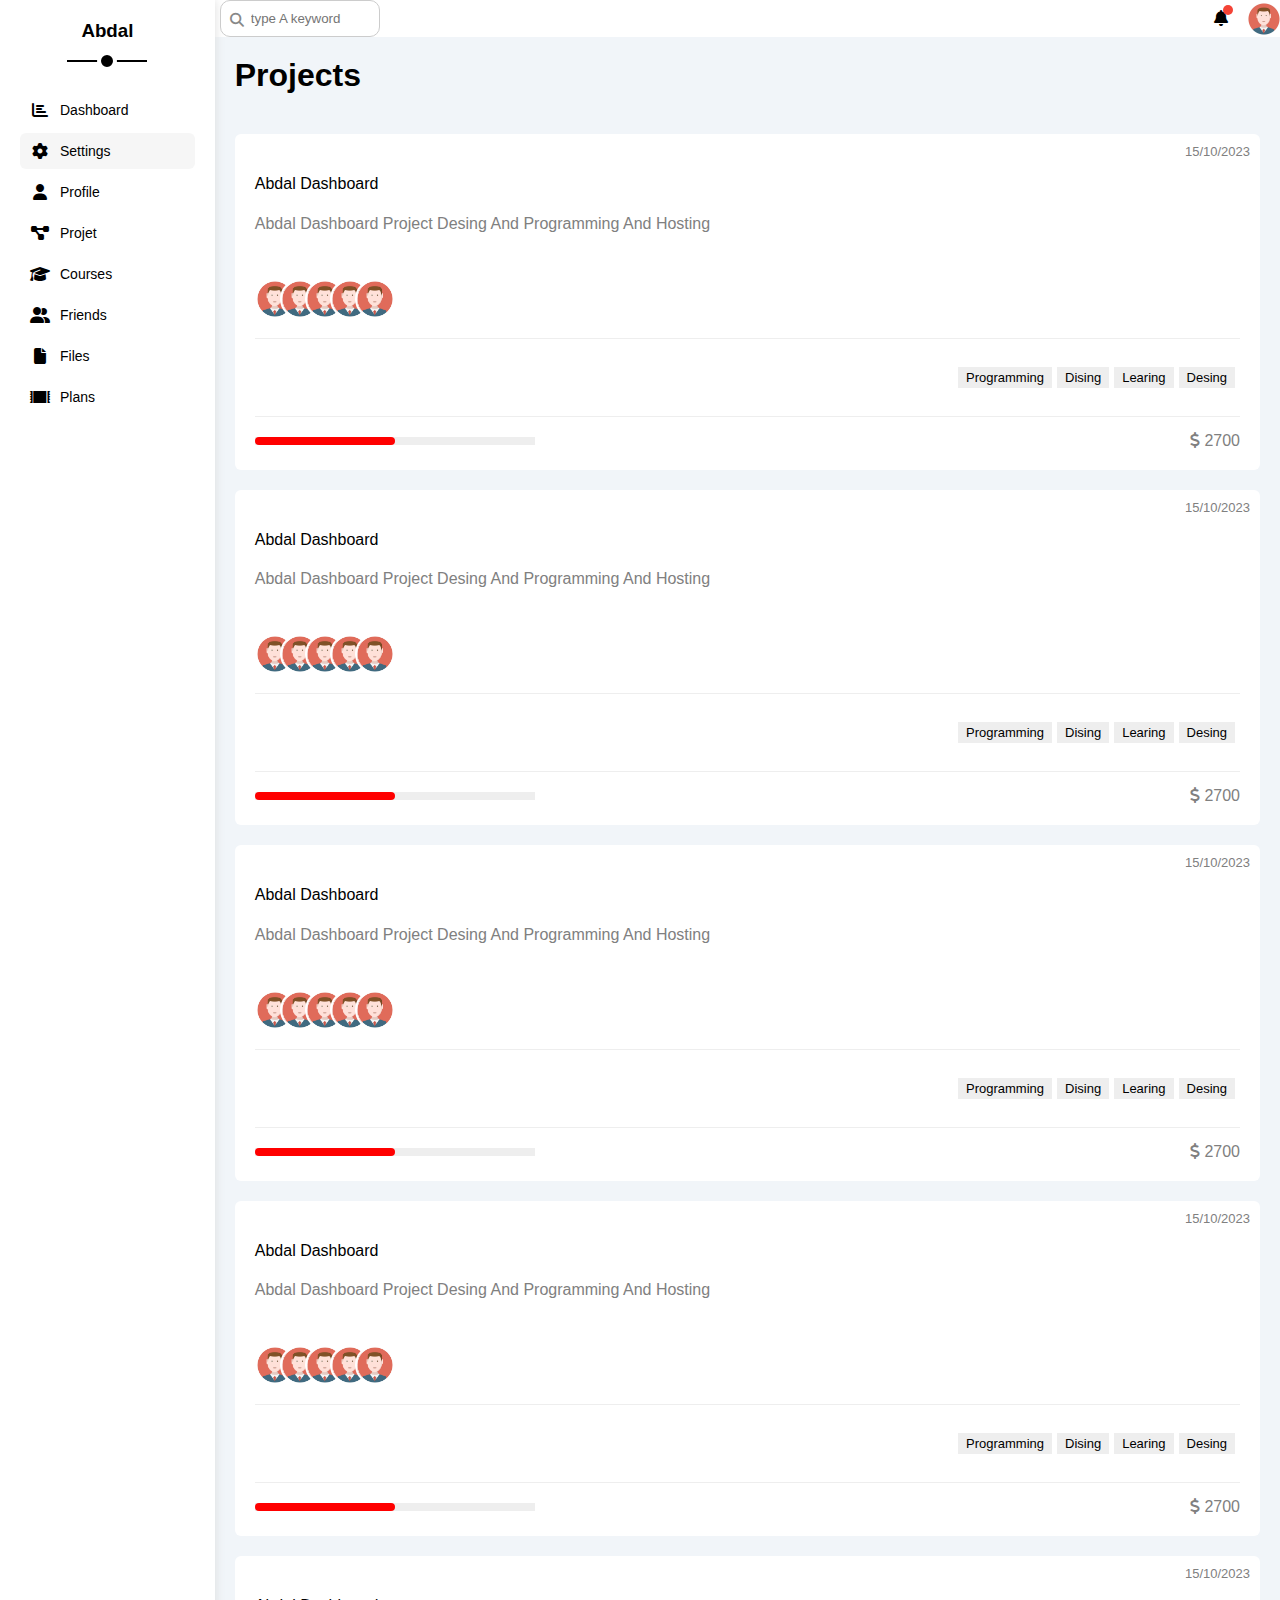
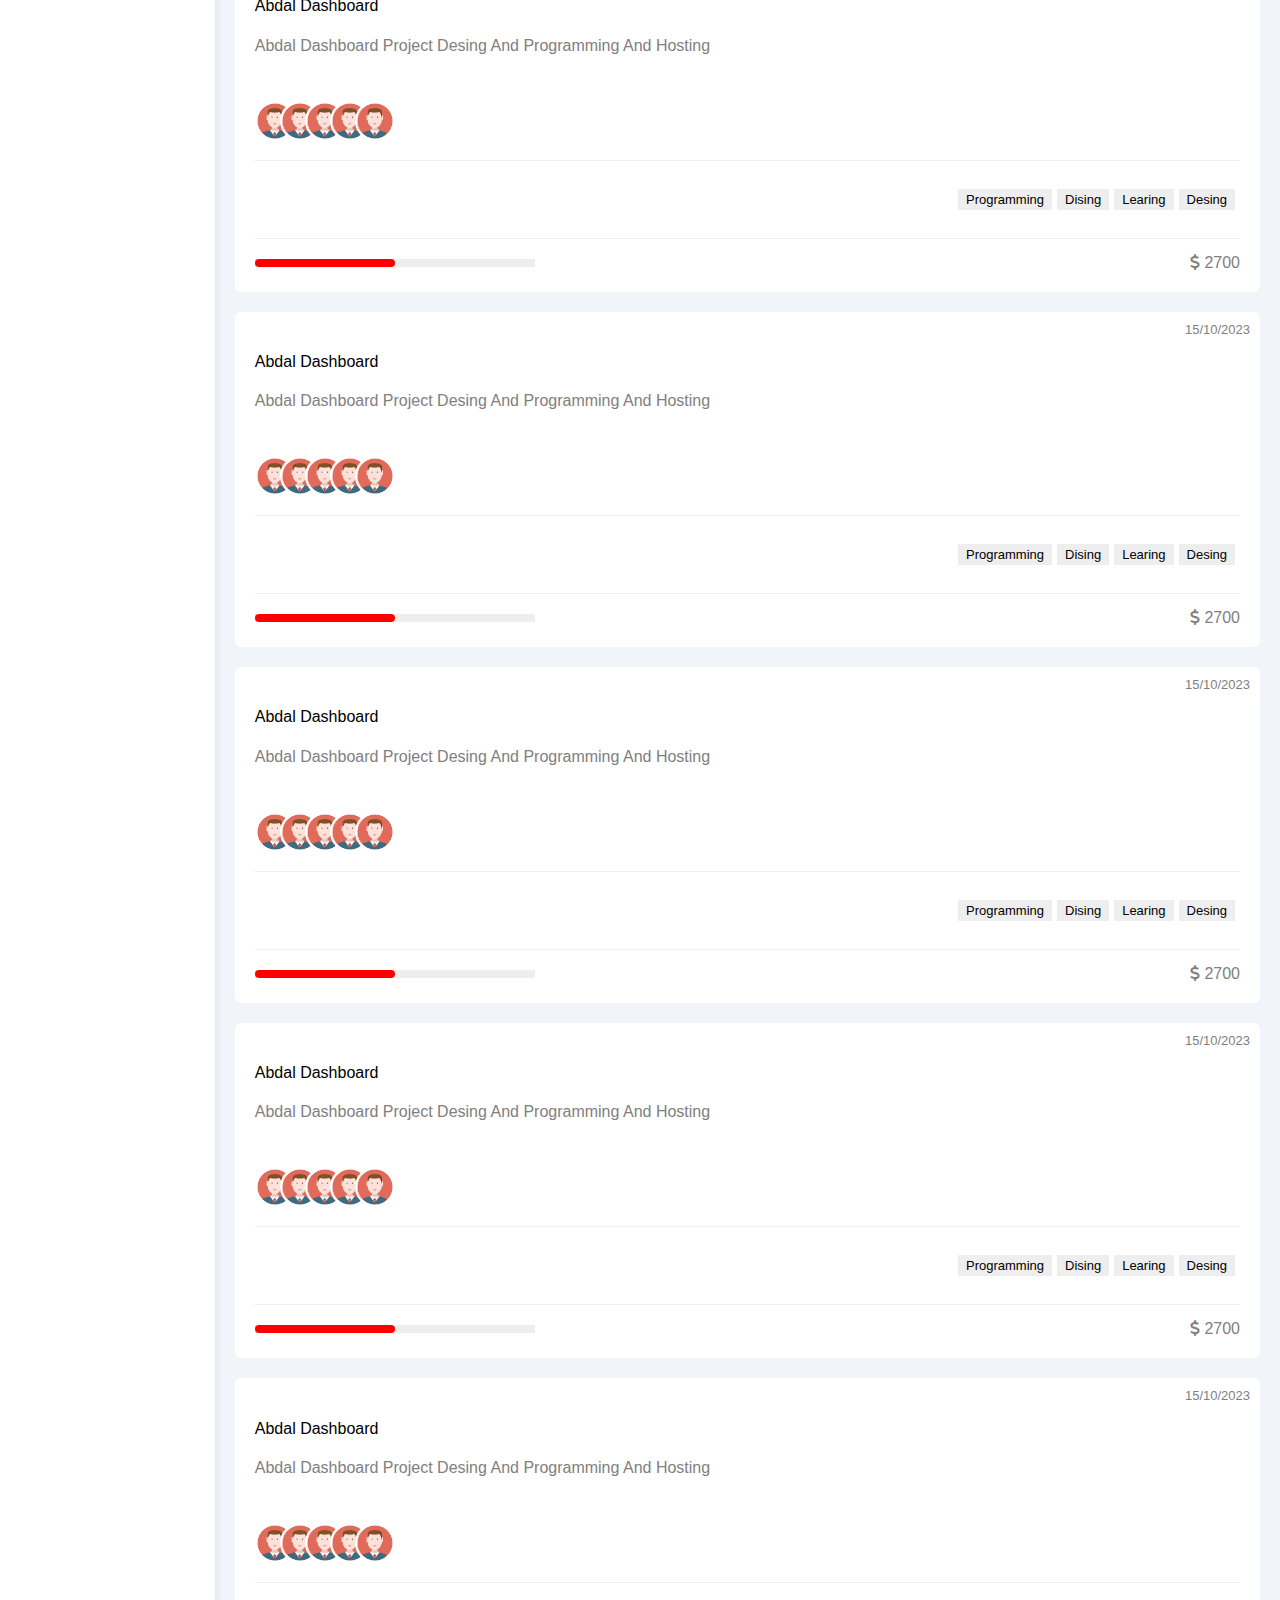
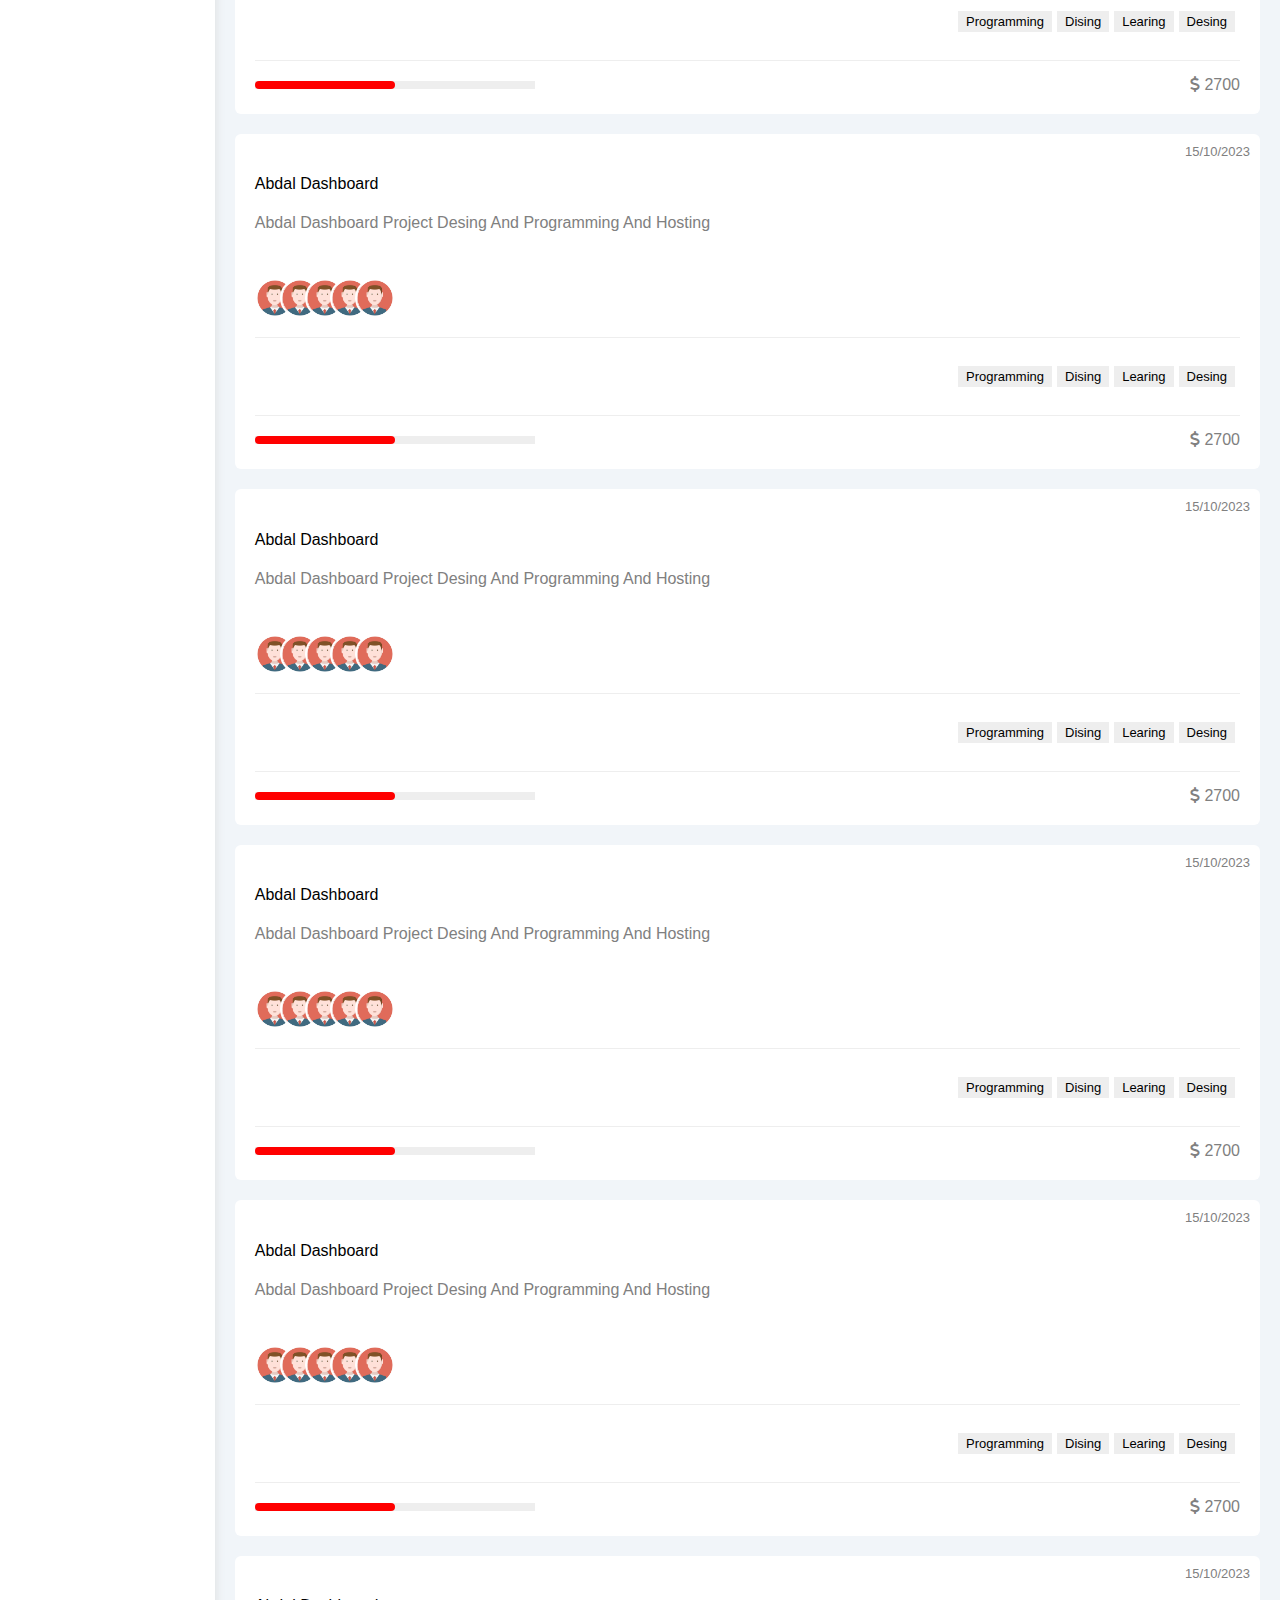
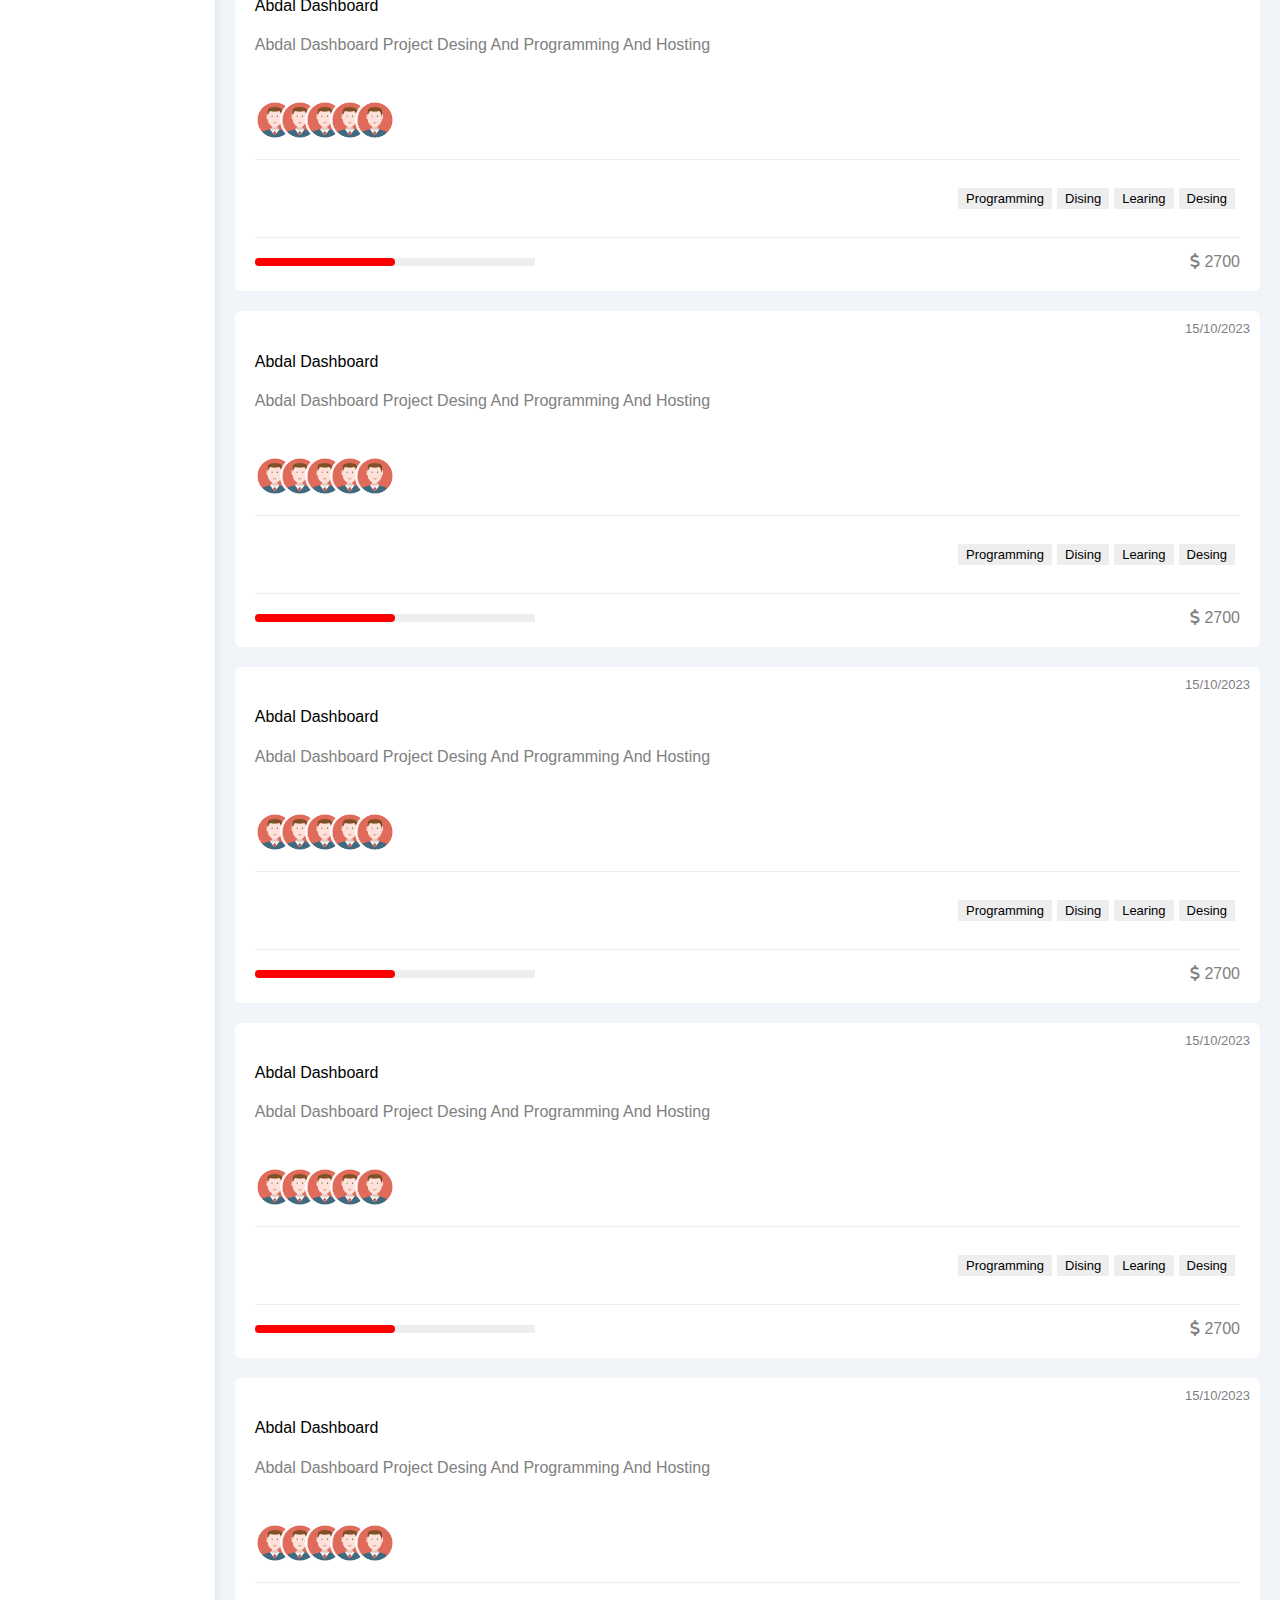
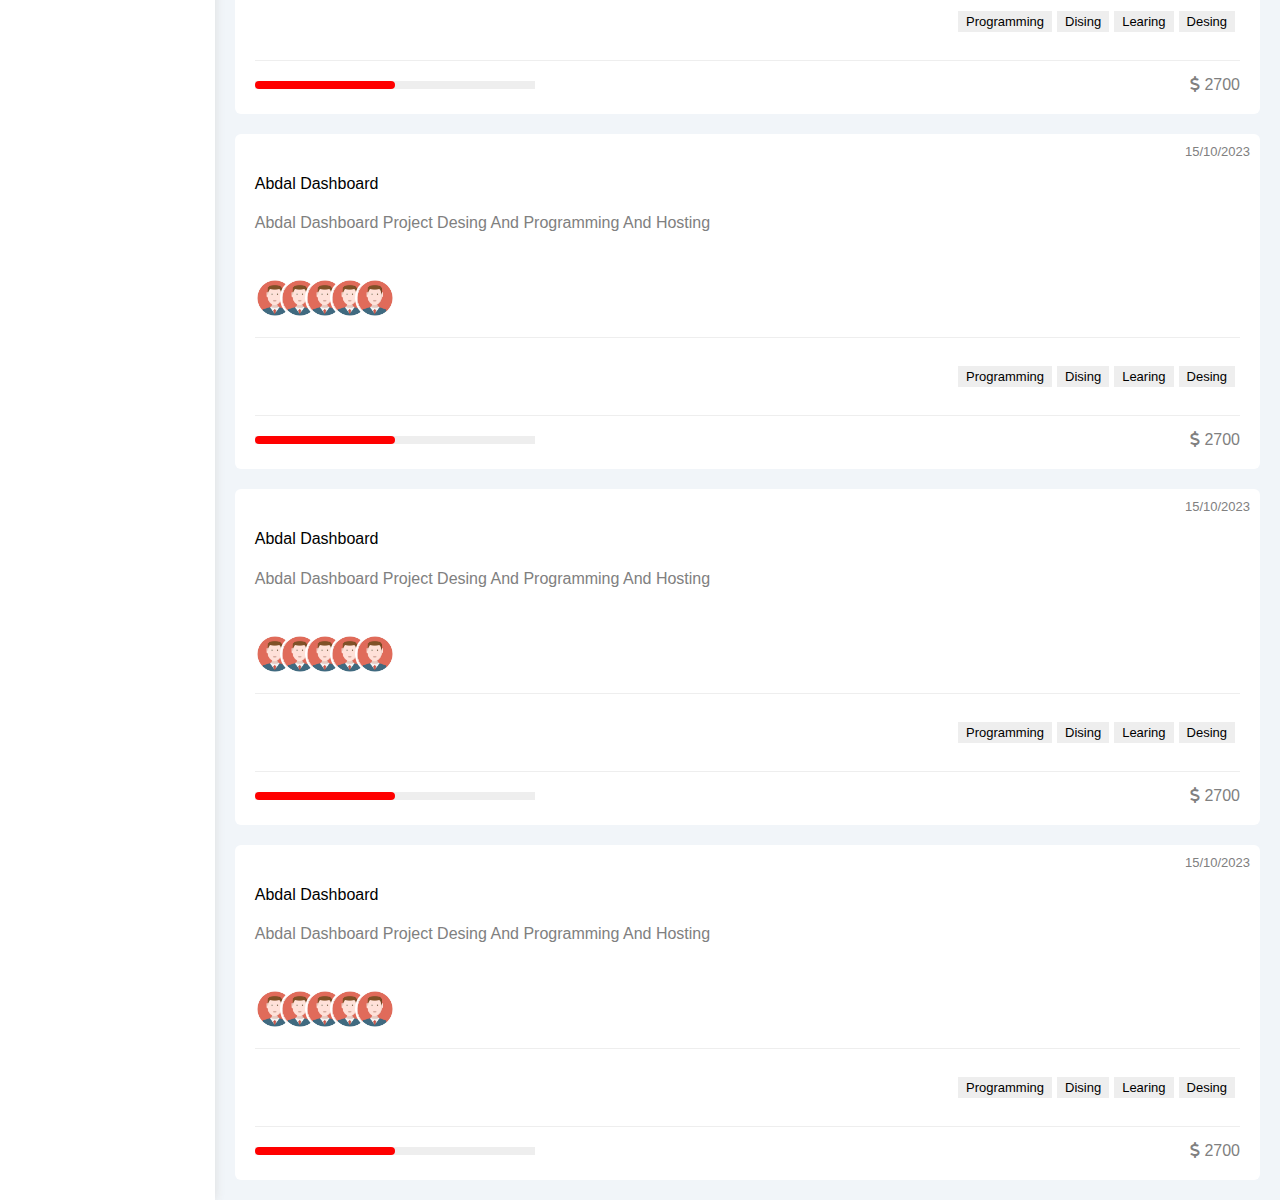
<file: projet.html>
<!DOCTYPE html>
<html lang="en">

<head>
    <meta charset="UTF-8">
    <meta name="viewport" content="width=device-width, initial-scale=1.0">
    <title>Projects</title>
    <link rel="stylesheet" href="css/bdf1.css">
    <link rel="stylesheet" href="css/bdf3.css">
    <link rel="stylesheet" href="css/bdf2.css">
    <link rel="stylesheet" href="https://cdnjs.cloudflare.com/ajax/libs/font-awesome/6.6.0/css/all.min.css">
</head>

<body>
    <div class="page d-flex">
        <div class="sidebar bg-white p-20 p-relative">
            <h3 class="p-relative txt-c mt-0">Abdal</h3>
            <ul>
                <li>
                    <a class=" d-flex align-center fs-14 c-black red-6 p-10" href="index.html">
                        <i class="fa-solid fa-chart-bar fa-fw"></i>
                        <span>Dashboard</span></a>
                </li>
                <li>
                    <a class="active d-flex align-center fs-14 c-black red-6 p-10" href="settings.html">
                        <i class="fa-solid fa-gear fa-fw"></i>
                        <span>Settings</span></a>
                </li>
                <li>
                    <a class="d-flex align-center fs-14 c-black red-6 p-10" href="profile.html">
                        <i class="fa-solid fa-user fa-fw"></i>
                        <span>Profile</span></a>
                </li>
                <li>
                    <a class=" d-flex align-center fs-14 c-black red-6 p-10" href="projet.html">
                        <i class="fa-solid fa-diagram-project fa-fw"></i>
                        <span>Projet

                        </span></a>
                </li>
                <li>
                    <a class="d-flex align-center fs-14 c-black red-6 p-10" href="courses.html">
                        <i class="fa-solid fa-graduation-cap fa-fw"></i>
                        <span>Courses</span></a>
                </li>
                <li>
                    <a class=" d-flex align-center fs-14 c-black red-6 p-10" href="firends.html">
                        <i class="fa-solid fa-user-group fa-fw"></i>
                        <span>Friends</span></a>
                </li>
                <li>
                    <a class=" d-flex align-center fs-14 c-black red-6 p-10" href="files.html">
                        <i class="fa-solid fa-file fa-fw"></i>
                        <span>Files</span></a>
                </li>
                <li>
                    <a class=" d-flex align-center fs-14 c-black red-6 p-10" href="plans.html">
                        <i class="fa-solid fa-rug"></i>
                        <span>Plans</span></a>
                </li>


            </ul>
        </div>

        <div class="content w-full">
            <div class="head bg-white p-15 width-100 between-flex">
                <div class="search p-relative ">
                    <input class="p-10 between-flex" type="search" placeholder="type A keyword ">
                </div>
                <div class="icons d-flex align-center  ">
                    <span class="notification p-relative">
                        <i class="fa-solid fa-bell"></i>
                    </span>
                    <img class="w-full" src="./1.jpg" alt="">

                </div>
            </div>
            <h1 class="p-relative">Projects</h1>
            <div class="projects-page d-grid m-20 gap-20 ">
              <div class="project bg-white p-20 red-6 p-relative">
                 <span class="date fs-13 c-grey">15/10/2023</span>
                 <h4 class="m-0">Abdal Dashboard</h4>
                 <p class="c-grey mt-10 mb-10 fs-14">Abdal Dashboard Project Desing And Programming And Hosting</p>
                <div class="team">
                    <a href="#"><img src="./1.jpg" alt=""></a>
                    <a href="#"><img src="./1.jpg" alt=""></a>
                    <a href="#"><img src="./1.jpg" alt=""></a>
                    <a href="#"><img src="./1.jpg" alt=""></a>
                    <a href="#"><img src="./1.jpg" alt=""></a>
                </div>
                <div class="do d-flex">
                 <p class="fs-13 rad-6 bg-eee">Programming</p>
                 <p class="fs-13 rad-6 bg-eee">Dising</p>
                 <p class="fs-13 rad-6 bg-eee">Learing</p>
                 <p class="fs-13 rad-6 bg-eee">Desing</p>
                </div>
                <div class="info between-flex">
                      <div class="prog bg-eee rad-6">
                          <span class="bg-red" style="width: 50%;"></span>
                      </div>
                      <div class="fs-14 c-grey">
                        <i class="fa-solid fa-dollar-sign"></i>
                        2700
                      </div>
                </div>
                </div>
            </div>
            <div class="projects-page d-grid m-20 gap-20 ">
                <div class="project bg-white p-20 red-6 p-relative">
                   <span class="date fs-13 c-grey">15/10/2023</span>
                   <h4 class="m-0">Abdal Dashboard</h4>
                   <p class="c-grey mt-10 mb-10 fs-14">Abdal Dashboard Project Desing And Programming And Hosting</p>
                  <div class="team">
                      <a href="#"><img src="./1.jpg" alt=""></a>
                      <a href="#"><img src="./1.jpg" alt=""></a>
                      <a href="#"><img src="./1.jpg" alt=""></a>
                      <a href="#"><img src="./1.jpg" alt=""></a>
                      <a href="#"><img src="./1.jpg" alt=""></a>
                  </div>
                  <div class="do d-flex">
                   <p class="fs-13 rad-6 bg-eee">Programming</p>
                   <p class="fs-13 rad-6 bg-eee">Dising</p>
                   <p class="fs-13 rad-6 bg-eee">Learing</p>
                   <p class="fs-13 rad-6 bg-eee">Desing</p>
                  </div>
                  <div class="info between-flex">
                        <div class="prog bg-eee rad-6">
                            <span class="bg-red" style="width: 50%;"></span>
                        </div>
                        <div class="fs-14 c-grey">
                          <i class="fa-solid fa-dollar-sign"></i>
                          2700
                        </div>
                  </div>
                  </div>
              </div>
              <div class="projects-page d-grid m-20 gap-20 ">
                <div class="project bg-white p-20 red-6 p-relative">
                   <span class="date fs-13 c-grey">15/10/2023</span>
                   <h4 class="m-0">Abdal Dashboard</h4>
                   <p class="c-grey mt-10 mb-10 fs-14">Abdal Dashboard Project Desing And Programming And Hosting</p>
                  <div class="team">
                      <a href="#"><img src="./1.jpg" alt=""></a>
                      <a href="#"><img src="./1.jpg" alt=""></a>
                      <a href="#"><img src="./1.jpg" alt=""></a>
                      <a href="#"><img src="./1.jpg" alt=""></a>
                      <a href="#"><img src="./1.jpg" alt=""></a>
                  </div>
                  <div class="do d-flex">
                   <p class="fs-13 rad-6 bg-eee">Programming</p>
                   <p class="fs-13 rad-6 bg-eee">Dising</p>
                   <p class="fs-13 rad-6 bg-eee">Learing</p>
                   <p class="fs-13 rad-6 bg-eee">Desing</p>
                  </div>
                  <div class="info between-flex">
                        <div class="prog bg-eee rad-6">
                            <span class="bg-red" style="width: 50%;"></span>
                        </div>
                        <div class="fs-14 c-grey">
                          <i class="fa-solid fa-dollar-sign"></i>
                          2700
                        </div>
                  </div>
                  </div>
              </div>
              <div class="projects-page d-grid m-20 gap-20 ">
                <div class="project bg-white p-20 red-6 p-relative">
                   <span class="date fs-13 c-grey">15/10/2023</span>
                   <h4 class="m-0">Abdal Dashboard</h4>
                   <p class="c-grey mt-10 mb-10 fs-14">Abdal Dashboard Project Desing And Programming And Hosting</p>
                  <div class="team">
                      <a href="#"><img src="./1.jpg" alt=""></a>
                      <a href="#"><img src="./1.jpg" alt=""></a>
                      <a href="#"><img src="./1.jpg" alt=""></a>
                      <a href="#"><img src="./1.jpg" alt=""></a>
                      <a href="#"><img src="./1.jpg" alt=""></a>
                  </div>
                  <div class="do d-flex">
                   <p class="fs-13 rad-6 bg-eee">Programming</p>
                   <p class="fs-13 rad-6 bg-eee">Dising</p>
                   <p class="fs-13 rad-6 bg-eee">Learing</p>
                   <p class="fs-13 rad-6 bg-eee">Desing</p>
                  </div>
                  <div class="info between-flex">
                        <div class="prog bg-eee rad-6">
                            <span class="bg-red" style="width: 50%;"></span>
                        </div>
                        <div class="fs-14 c-grey">
                          <i class="fa-solid fa-dollar-sign"></i>
                          2700
                        </div>
                  </div>
                  </div>
              </div>
              <div class="projects-page d-grid m-20 gap-20 ">
                <div class="project bg-white p-20 red-6 p-relative">
                   <span class="date fs-13 c-grey">15/10/2023</span>
                   <h4 class="m-0">Abdal Dashboard</h4>
                   <p class="c-grey mt-10 mb-10 fs-14">Abdal Dashboard Project Desing And Programming And Hosting</p>
                  <div class="team">
                      <a href="#"><img src="./1.jpg" alt=""></a>
                      <a href="#"><img src="./1.jpg" alt=""></a>
                      <a href="#"><img src="./1.jpg" alt=""></a>
                      <a href="#"><img src="./1.jpg" alt=""></a>
                      <a href="#"><img src="./1.jpg" alt=""></a>
                  </div>
                  <div class="do d-flex">
                   <p class="fs-13 rad-6 bg-eee">Programming</p>
                   <p class="fs-13 rad-6 bg-eee">Dising</p>
                   <p class="fs-13 rad-6 bg-eee">Learing</p>
                   <p class="fs-13 rad-6 bg-eee">Desing</p>
                  </div>
                  <div class="info between-flex">
                        <div class="prog bg-eee rad-6">
                            <span class="bg-red" style="width: 50%;"></span>
                        </div>
                        <div class="fs-14 c-grey">
                          <i class="fa-solid fa-dollar-sign"></i>
                          2700
                        </div>
                  </div>
                  </div>
              </div>
              <div class="projects-page d-grid m-20 gap-20 ">
                <div class="project bg-white p-20 red-6 p-relative">
                   <span class="date fs-13 c-grey">15/10/2023</span>
                   <h4 class="m-0">Abdal Dashboard</h4>
                   <p class="c-grey mt-10 mb-10 fs-14">Abdal Dashboard Project Desing And Programming And Hosting</p>
                  <div class="team">
                      <a href="#"><img src="./1.jpg" alt=""></a>
                      <a href="#"><img src="./1.jpg" alt=""></a>
                      <a href="#"><img src="./1.jpg" alt=""></a>
                      <a href="#"><img src="./1.jpg" alt=""></a>
                      <a href="#"><img src="./1.jpg" alt=""></a>
                  </div>
                  <div class="do d-flex">
                   <p class="fs-13 rad-6 bg-eee">Programming</p>
                   <p class="fs-13 rad-6 bg-eee">Dising</p>
                   <p class="fs-13 rad-6 bg-eee">Learing</p>
                   <p class="fs-13 rad-6 bg-eee">Desing</p>
                  </div>
                  <div class="info between-flex">
                        <div class="prog bg-eee rad-6">
                            <span class="bg-red" style="width: 50%;"></span>
                        </div>
                        <div class="fs-14 c-grey">
                          <i class="fa-solid fa-dollar-sign"></i>
                          2700
                        </div>
                  </div>
                  </div>
              </div>
              <div class="projects-page d-grid m-20 gap-20 ">
                <div class="project bg-white p-20 red-6 p-relative">
                   <span class="date fs-13 c-grey">15/10/2023</span>
                   <h4 class="m-0">Abdal Dashboard</h4>
                   <p class="c-grey mt-10 mb-10 fs-14">Abdal Dashboard Project Desing And Programming And Hosting</p>
                  <div class="team">
                      <a href="#"><img src="./1.jpg" alt=""></a>
                      <a href="#"><img src="./1.jpg" alt=""></a>
                      <a href="#"><img src="./1.jpg" alt=""></a>
                      <a href="#"><img src="./1.jpg" alt=""></a>
                      <a href="#"><img src="./1.jpg" alt=""></a>
                  </div>
                  <div class="do d-flex">
                   <p class="fs-13 rad-6 bg-eee">Programming</p>
                   <p class="fs-13 rad-6 bg-eee">Dising</p>
                   <p class="fs-13 rad-6 bg-eee">Learing</p>
                   <p class="fs-13 rad-6 bg-eee">Desing</p>
                  </div>
                  <div class="info between-flex">
                        <div class="prog bg-eee rad-6">
                            <span class="bg-red" style="width: 50%;"></span>
                        </div>
                        <div class="fs-14 c-grey">
                          <i class="fa-solid fa-dollar-sign"></i>
                          2700
                        </div>
                  </div>
                  </div>
              </div>
              <div class="projects-page d-grid m-20 gap-20 ">
                <div class="project bg-white p-20 red-6 p-relative">
                   <span class="date fs-13 c-grey">15/10/2023</span>
                   <h4 class="m-0">Abdal Dashboard</h4>
                   <p class="c-grey mt-10 mb-10 fs-14">Abdal Dashboard Project Desing And Programming And Hosting</p>
                  <div class="team">
                      <a href="#"><img src="./1.jpg" alt=""></a>
                      <a href="#"><img src="./1.jpg" alt=""></a>
                      <a href="#"><img src="./1.jpg" alt=""></a>
                      <a href="#"><img src="./1.jpg" alt=""></a>
                      <a href="#"><img src="./1.jpg" alt=""></a>
                  </div>
                  <div class="do d-flex">
                   <p class="fs-13 rad-6 bg-eee">Programming</p>
                   <p class="fs-13 rad-6 bg-eee">Dising</p>
                   <p class="fs-13 rad-6 bg-eee">Learing</p>
                   <p class="fs-13 rad-6 bg-eee">Desing</p>
                  </div>
                  <div class="info between-flex">
                        <div class="prog bg-eee rad-6">
                            <span class="bg-red" style="width: 50%;"></span>
                        </div>
                        <div class="fs-14 c-grey">
                          <i class="fa-solid fa-dollar-sign"></i>
                          2700
                        </div>
                  </div>
                  </div>
              </div>
              <div class="projects-page d-grid m-20 gap-20 ">
                <div class="project bg-white p-20 red-6 p-relative">
                   <span class="date fs-13 c-grey">15/10/2023</span>
                   <h4 class="m-0">Abdal Dashboard</h4>
                   <p class="c-grey mt-10 mb-10 fs-14">Abdal Dashboard Project Desing And Programming And Hosting</p>
                  <div class="team">
                      <a href="#"><img src="./1.jpg" alt=""></a>
                      <a href="#"><img src="./1.jpg" alt=""></a>
                      <a href="#"><img src="./1.jpg" alt=""></a>
                      <a href="#"><img src="./1.jpg" alt=""></a>
                      <a href="#"><img src="./1.jpg" alt=""></a>
                  </div>
                  <div class="do d-flex">
                   <p class="fs-13 rad-6 bg-eee">Programming</p>
                   <p class="fs-13 rad-6 bg-eee">Dising</p>
                   <p class="fs-13 rad-6 bg-eee">Learing</p>
                   <p class="fs-13 rad-6 bg-eee">Desing</p>
                  </div>
                  <div class="info between-flex">
                        <div class="prog bg-eee rad-6">
                            <span class="bg-red" style="width: 50%;"></span>
                        </div>
                        <div class="fs-14 c-grey">
                          <i class="fa-solid fa-dollar-sign"></i>
                          2700
                        </div>
                  </div>
                  </div>
              </div>
              <div class="projects-page d-grid m-20 gap-20 ">
                <div class="project bg-white p-20 red-6 p-relative">
                   <span class="date fs-13 c-grey">15/10/2023</span>
                   <h4 class="m-0">Abdal Dashboard</h4>
                   <p class="c-grey mt-10 mb-10 fs-14">Abdal Dashboard Project Desing And Programming And Hosting</p>
                  <div class="team">
                      <a href="#"><img src="./1.jpg" alt=""></a>
                      <a href="#"><img src="./1.jpg" alt=""></a>
                      <a href="#"><img src="./1.jpg" alt=""></a>
                      <a href="#"><img src="./1.jpg" alt=""></a>
                      <a href="#"><img src="./1.jpg" alt=""></a>
                  </div>
                  <div class="do d-flex">
                   <p class="fs-13 rad-6 bg-eee">Programming</p>
                   <p class="fs-13 rad-6 bg-eee">Dising</p>
                   <p class="fs-13 rad-6 bg-eee">Learing</p>
                   <p class="fs-13 rad-6 bg-eee">Desing</p>
                  </div>
                  <div class="info between-flex">
                        <div class="prog bg-eee rad-6">
                            <span class="bg-red" style="width: 50%;"></span>
                        </div>
                        <div class="fs-14 c-grey">
                          <i class="fa-solid fa-dollar-sign"></i>
                          2700
                        </div>
                  </div>
                  </div>
              </div>
              <div class="projects-page d-grid m-20 gap-20 ">
                <div class="project bg-white p-20 red-6 p-relative">
                   <span class="date fs-13 c-grey">15/10/2023</span>
                   <h4 class="m-0">Abdal Dashboard</h4>
                   <p class="c-grey mt-10 mb-10 fs-14">Abdal Dashboard Project Desing And Programming And Hosting</p>
                  <div class="team">
                      <a href="#"><img src="./1.jpg" alt=""></a>
                      <a href="#"><img src="./1.jpg" alt=""></a>
                      <a href="#"><img src="./1.jpg" alt=""></a>
                      <a href="#"><img src="./1.jpg" alt=""></a>
                      <a href="#"><img src="./1.jpg" alt=""></a>
                  </div>
                  <div class="do d-flex">
                   <p class="fs-13 rad-6 bg-eee">Programming</p>
                   <p class="fs-13 rad-6 bg-eee">Dising</p>
                   <p class="fs-13 rad-6 bg-eee">Learing</p>
                   <p class="fs-13 rad-6 bg-eee">Desing</p>
                  </div>
                  <div class="info between-flex">
                        <div class="prog bg-eee rad-6">
                            <span class="bg-red" style="width: 50%;"></span>
                        </div>
                        <div class="fs-14 c-grey">
                          <i class="fa-solid fa-dollar-sign"></i>
                          2700
                        </div>
                  </div>
                  </div>
              </div>
              <div class="projects-page d-grid m-20 gap-20 ">
                <div class="project bg-white p-20 red-6 p-relative">
                   <span class="date fs-13 c-grey">15/10/2023</span>
                   <h4 class="m-0">Abdal Dashboard</h4>
                   <p class="c-grey mt-10 mb-10 fs-14">Abdal Dashboard Project Desing And Programming And Hosting</p>
                  <div class="team">
                      <a href="#"><img src="./1.jpg" alt=""></a>
                      <a href="#"><img src="./1.jpg" alt=""></a>
                      <a href="#"><img src="./1.jpg" alt=""></a>
                      <a href="#"><img src="./1.jpg" alt=""></a>
                      <a href="#"><img src="./1.jpg" alt=""></a>
                  </div>
                  <div class="do d-flex">
                   <p class="fs-13 rad-6 bg-eee">Programming</p>
                   <p class="fs-13 rad-6 bg-eee">Dising</p>
                   <p class="fs-13 rad-6 bg-eee">Learing</p>
                   <p class="fs-13 rad-6 bg-eee">Desing</p>
                  </div>
                  <div class="info between-flex">
                        <div class="prog bg-eee rad-6">
                            <span class="bg-red" style="width: 50%;"></span>
                        </div>
                        <div class="fs-14 c-grey">
                          <i class="fa-solid fa-dollar-sign"></i>
                          2700
                        </div>
                  </div>
                  </div>
              </div>
              <div class="projects-page d-grid m-20 gap-20 ">
                <div class="project bg-white p-20 red-6 p-relative">
                   <span class="date fs-13 c-grey">15/10/2023</span>
                   <h4 class="m-0">Abdal Dashboard</h4>
                   <p class="c-grey mt-10 mb-10 fs-14">Abdal Dashboard Project Desing And Programming And Hosting</p>
                  <div class="team">
                      <a href="#"><img src="./1.jpg" alt=""></a>
                      <a href="#"><img src="./1.jpg" alt=""></a>
                      <a href="#"><img src="./1.jpg" alt=""></a>
                      <a href="#"><img src="./1.jpg" alt=""></a>
                      <a href="#"><img src="./1.jpg" alt=""></a>
                  </div>
                  <div class="do d-flex">
                   <p class="fs-13 rad-6 bg-eee">Programming</p>
                   <p class="fs-13 rad-6 bg-eee">Dising</p>
                   <p class="fs-13 rad-6 bg-eee">Learing</p>
                   <p class="fs-13 rad-6 bg-eee">Desing</p>
                  </div>
                  <div class="info between-flex">
                        <div class="prog bg-eee rad-6">
                            <span class="bg-red" style="width: 50%;"></span>
                        </div>
                        <div class="fs-14 c-grey">
                          <i class="fa-solid fa-dollar-sign"></i>
                          2700
                        </div>
                  </div>
                  </div>
              </div>
              <div class="projects-page d-grid m-20 gap-20 ">
                <div class="project bg-white p-20 red-6 p-relative">
                   <span class="date fs-13 c-grey">15/10/2023</span>
                   <h4 class="m-0">Abdal Dashboard</h4>
                   <p class="c-grey mt-10 mb-10 fs-14">Abdal Dashboard Project Desing And Programming And Hosting</p>
                  <div class="team">
                      <a href="#"><img src="./1.jpg" alt=""></a>
                      <a href="#"><img src="./1.jpg" alt=""></a>
                      <a href="#"><img src="./1.jpg" alt=""></a>
                      <a href="#"><img src="./1.jpg" alt=""></a>
                      <a href="#"><img src="./1.jpg" alt=""></a>
                  </div>
                  <div class="do d-flex">
                   <p class="fs-13 rad-6 bg-eee">Programming</p>
                   <p class="fs-13 rad-6 bg-eee">Dising</p>
                   <p class="fs-13 rad-6 bg-eee">Learing</p>
                   <p class="fs-13 rad-6 bg-eee">Desing</p>
                  </div>
                  <div class="info between-flex">
                        <div class="prog bg-eee rad-6">
                            <span class="bg-red" style="width: 50%;"></span>
                        </div>
                        <div class="fs-14 c-grey">
                          <i class="fa-solid fa-dollar-sign"></i>
                          2700
                        </div>
                  </div>
                  </div>
              </div>
              <div class="projects-page d-grid m-20 gap-20 ">
                <div class="project bg-white p-20 red-6 p-relative">
                   <span class="date fs-13 c-grey">15/10/2023</span>
                   <h4 class="m-0">Abdal Dashboard</h4>
                   <p class="c-grey mt-10 mb-10 fs-14">Abdal Dashboard Project Desing And Programming And Hosting</p>
                  <div class="team">
                      <a href="#"><img src="./1.jpg" alt=""></a>
                      <a href="#"><img src="./1.jpg" alt=""></a>
                      <a href="#"><img src="./1.jpg" alt=""></a>
                      <a href="#"><img src="./1.jpg" alt=""></a>
                      <a href="#"><img src="./1.jpg" alt=""></a>
                  </div>
                  <div class="do d-flex">
                   <p class="fs-13 rad-6 bg-eee">Programming</p>
                   <p class="fs-13 rad-6 bg-eee">Dising</p>
                   <p class="fs-13 rad-6 bg-eee">Learing</p>
                   <p class="fs-13 rad-6 bg-eee">Desing</p>
                  </div>
                  <div class="info between-flex">
                        <div class="prog bg-eee rad-6">
                            <span class="bg-red" style="width: 50%;"></span>
                        </div>
                        <div class="fs-14 c-grey">
                          <i class="fa-solid fa-dollar-sign"></i>
                          2700
                        </div>
                  </div>
                  </div>
              </div>
              <div class="projects-page d-grid m-20 gap-20 ">
                <div class="project bg-white p-20 red-6 p-relative">
                   <span class="date fs-13 c-grey">15/10/2023</span>
                   <h4 class="m-0">Abdal Dashboard</h4>
                   <p class="c-grey mt-10 mb-10 fs-14">Abdal Dashboard Project Desing And Programming And Hosting</p>
                  <div class="team">
                      <a href="#"><img src="./1.jpg" alt=""></a>
                      <a href="#"><img src="./1.jpg" alt=""></a>
                      <a href="#"><img src="./1.jpg" alt=""></a>
                      <a href="#"><img src="./1.jpg" alt=""></a>
                      <a href="#"><img src="./1.jpg" alt=""></a>
                  </div>
                  <div class="do d-flex">
                   <p class="fs-13 rad-6 bg-eee">Programming</p>
                   <p class="fs-13 rad-6 bg-eee">Dising</p>
                   <p class="fs-13 rad-6 bg-eee">Learing</p>
                   <p class="fs-13 rad-6 bg-eee">Desing</p>
                  </div>
                  <div class="info between-flex">
                        <div class="prog bg-eee rad-6">
                            <span class="bg-red" style="width: 50%;"></span>
                        </div>
                        <div class="fs-14 c-grey">
                          <i class="fa-solid fa-dollar-sign"></i>
                          2700
                        </div>
                  </div>
                  </div>
              </div>
              <div class="projects-page d-grid m-20 gap-20 ">
                <div class="project bg-white p-20 red-6 p-relative">
                   <span class="date fs-13 c-grey">15/10/2023</span>
                   <h4 class="m-0">Abdal Dashboard</h4>
                   <p class="c-grey mt-10 mb-10 fs-14">Abdal Dashboard Project Desing And Programming And Hosting</p>
                  <div class="team">
                      <a href="#"><img src="./1.jpg" alt=""></a>
                      <a href="#"><img src="./1.jpg" alt=""></a>
                      <a href="#"><img src="./1.jpg" alt=""></a>
                      <a href="#"><img src="./1.jpg" alt=""></a>
                      <a href="#"><img src="./1.jpg" alt=""></a>
                  </div>
                  <div class="do d-flex">
                   <p class="fs-13 rad-6 bg-eee">Programming</p>
                   <p class="fs-13 rad-6 bg-eee">Dising</p>
                   <p class="fs-13 rad-6 bg-eee">Learing</p>
                   <p class="fs-13 rad-6 bg-eee">Desing</p>
                  </div>
                  <div class="info between-flex">
                        <div class="prog bg-eee rad-6">
                            <span class="bg-red" style="width: 50%;"></span>
                        </div>
                        <div class="fs-14 c-grey">
                          <i class="fa-solid fa-dollar-sign"></i>
                          2700
                        </div>
                  </div>
                  </div>
              </div>
              <div class="projects-page d-grid m-20 gap-20 ">
                <div class="project bg-white p-20 red-6 p-relative">
                   <span class="date fs-13 c-grey">15/10/2023</span>
                   <h4 class="m-0">Abdal Dashboard</h4>
                   <p class="c-grey mt-10 mb-10 fs-14">Abdal Dashboard Project Desing And Programming And Hosting</p>
                  <div class="team">
                      <a href="#"><img src="./1.jpg" alt=""></a>
                      <a href="#"><img src="./1.jpg" alt=""></a>
                      <a href="#"><img src="./1.jpg" alt=""></a>
                      <a href="#"><img src="./1.jpg" alt=""></a>
                      <a href="#"><img src="./1.jpg" alt=""></a>
                  </div>
                  <div class="do d-flex">
                   <p class="fs-13 rad-6 bg-eee">Programming</p>
                   <p class="fs-13 rad-6 bg-eee">Dising</p>
                   <p class="fs-13 rad-6 bg-eee">Learing</p>
                   <p class="fs-13 rad-6 bg-eee">Desing</p>
                  </div>
                  <div class="info between-flex">
                        <div class="prog bg-eee rad-6">
                            <span class="bg-red" style="width: 50%;"></span>
                        </div>
                        <div class="fs-14 c-grey">
                          <i class="fa-solid fa-dollar-sign"></i>
                          2700
                        </div>
                  </div>
                  </div>
              </div>
              <div class="projects-page d-grid m-20 gap-20 ">
                <div class="project bg-white p-20 red-6 p-relative">
                   <span class="date fs-13 c-grey">15/10/2023</span>
                   <h4 class="m-0">Abdal Dashboard</h4>
                   <p class="c-grey mt-10 mb-10 fs-14">Abdal Dashboard Project Desing And Programming And Hosting</p>
                  <div class="team">
                      <a href="#"><img src="./1.jpg" alt=""></a>
                      <a href="#"><img src="./1.jpg" alt=""></a>
                      <a href="#"><img src="./1.jpg" alt=""></a>
                      <a href="#"><img src="./1.jpg" alt=""></a>
                      <a href="#"><img src="./1.jpg" alt=""></a>
                  </div>
                  <div class="do d-flex">
                   <p class="fs-13 rad-6 bg-eee">Programming</p>
                   <p class="fs-13 rad-6 bg-eee">Dising</p>
                   <p class="fs-13 rad-6 bg-eee">Learing</p>
                   <p class="fs-13 rad-6 bg-eee">Desing</p>
                  </div>
                  <div class="info between-flex">
                        <div class="prog bg-eee rad-6">
                            <span class="bg-red" style="width: 50%;"></span>
                        </div>
                        <div class="fs-14 c-grey">
                          <i class="fa-solid fa-dollar-sign"></i>
                          2700
                        </div>
                  </div>
                  </div>
              </div>
              <div class="projects-page d-grid m-20 gap-20 ">
                <div class="project bg-white p-20 red-6 p-relative">
                   <span class="date fs-13 c-grey">15/10/2023</span>
                   <h4 class="m-0">Abdal Dashboard</h4>
                   <p class="c-grey mt-10 mb-10 fs-14">Abdal Dashboard Project Desing And Programming And Hosting</p>
                  <div class="team">
                      <a href="#"><img src="./1.jpg" alt=""></a>
                      <a href="#"><img src="./1.jpg" alt=""></a>
                      <a href="#"><img src="./1.jpg" alt=""></a>
                      <a href="#"><img src="./1.jpg" alt=""></a>
                      <a href="#"><img src="./1.jpg" alt=""></a>
                  </div>
                  <div class="do d-flex">
                   <p class="fs-13 rad-6 bg-eee">Programming</p>
                   <p class="fs-13 rad-6 bg-eee">Dising</p>
                   <p class="fs-13 rad-6 bg-eee">Learing</p>
                   <p class="fs-13 rad-6 bg-eee">Desing</p>
                  </div>
                  <div class="info between-flex">
                        <div class="prog bg-eee rad-6">
                            <span class="bg-red" style="width: 50%;"></span>
                        </div>
                        <div class="fs-14 c-grey">
                          <i class="fa-solid fa-dollar-sign"></i>
                          2700
                        </div>
                  </div>
                  </div>
              </div>
              <div class="projects-page d-grid m-20 gap-20 ">
                <div class="project bg-white p-20 red-6 p-relative">
                   <span class="date fs-13 c-grey">15/10/2023</span>
                   <h4 class="m-0">Abdal Dashboard</h4>
                   <p class="c-grey mt-10 mb-10 fs-14">Abdal Dashboard Project Desing And Programming And Hosting</p>
                  <div class="team">
                      <a href="#"><img src="./1.jpg" alt=""></a>
                      <a href="#"><img src="./1.jpg" alt=""></a>
                      <a href="#"><img src="./1.jpg" alt=""></a>
                      <a href="#"><img src="./1.jpg" alt=""></a>
                      <a href="#"><img src="./1.jpg" alt=""></a>
                  </div>
                  <div class="do d-flex">
                   <p class="fs-13 rad-6 bg-eee">Programming</p>
                   <p class="fs-13 rad-6 bg-eee">Dising</p>
                   <p class="fs-13 rad-6 bg-eee">Learing</p>
                   <p class="fs-13 rad-6 bg-eee">Desing</p>
                  </div>
                  <div class="info between-flex">
                        <div class="prog bg-eee rad-6">
                            <span class="bg-red" style="width: 50%;"></span>
                        </div>
                        <div class="fs-14 c-grey">
                          <i class="fa-solid fa-dollar-sign"></i>
                          2700
                        </div>
                  </div>
                  </div>
              </div>
        </div>
    </div>
</body>

</html>
</file>
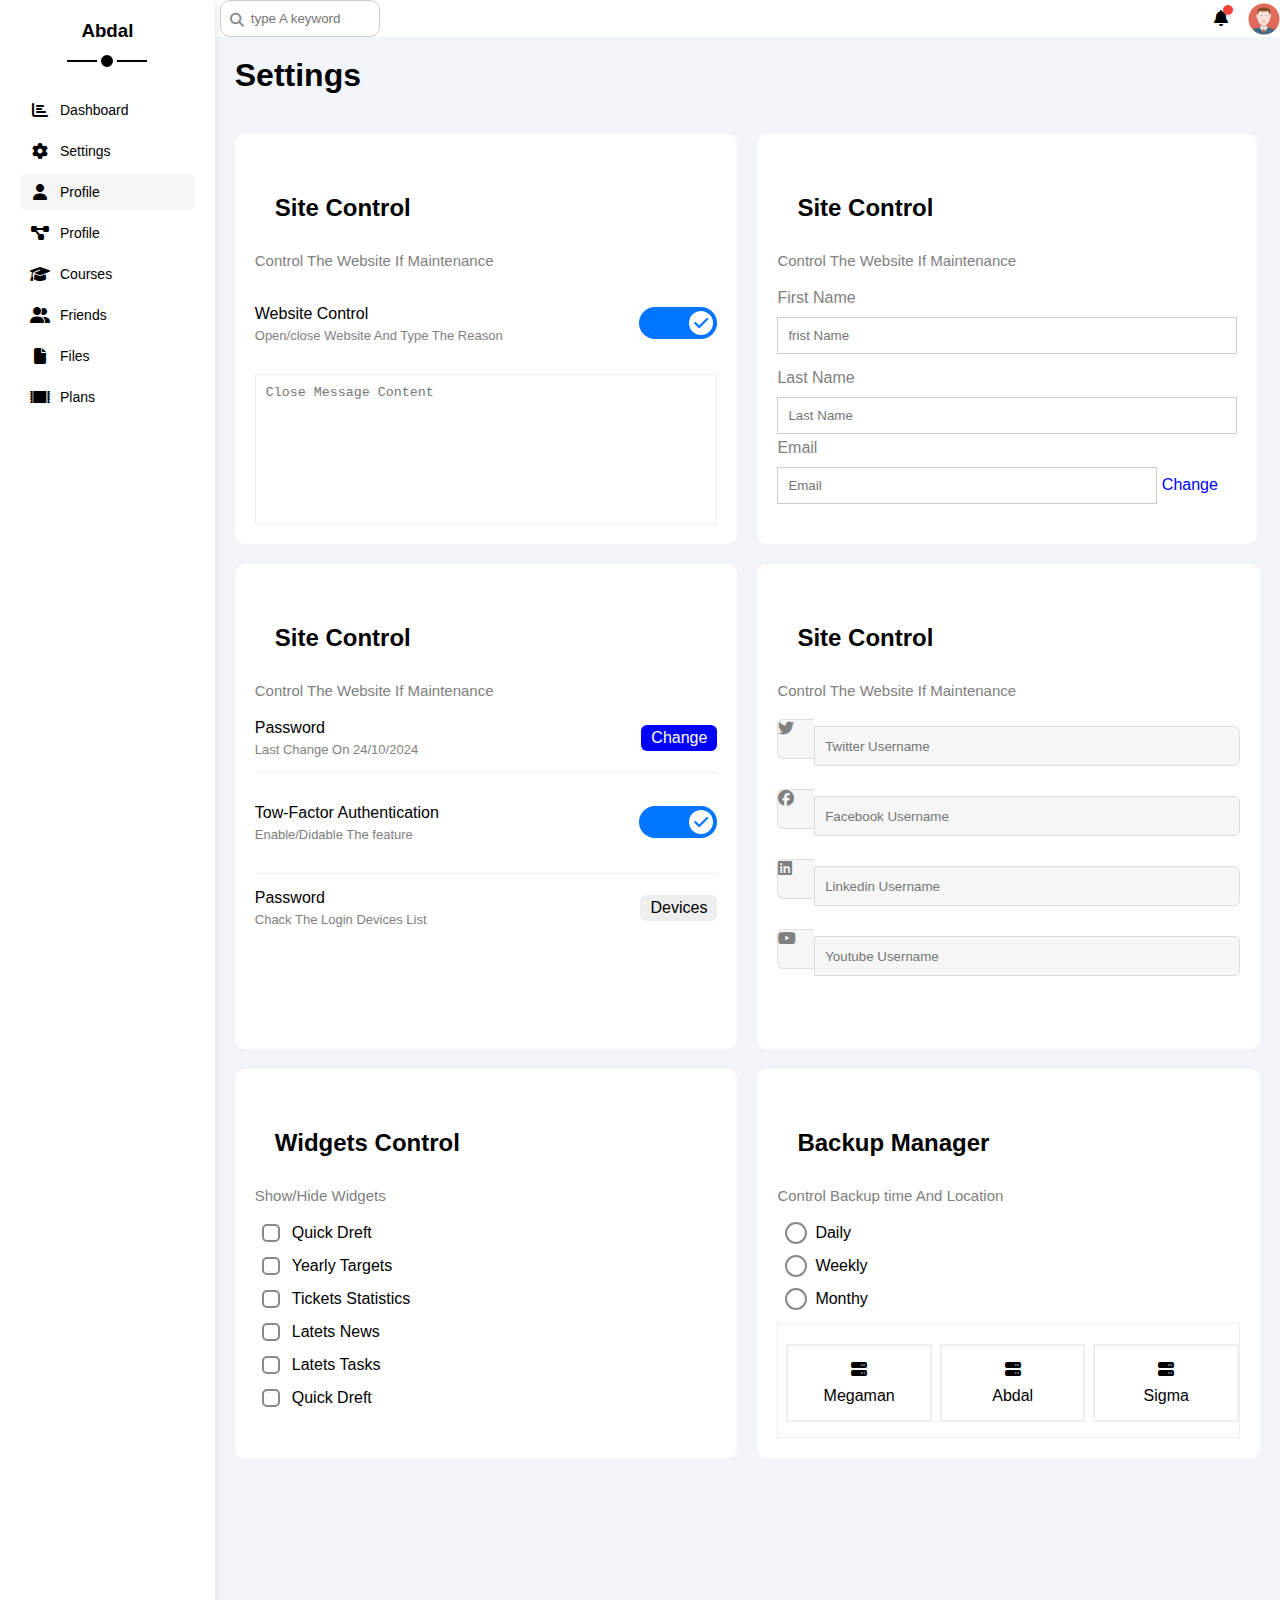
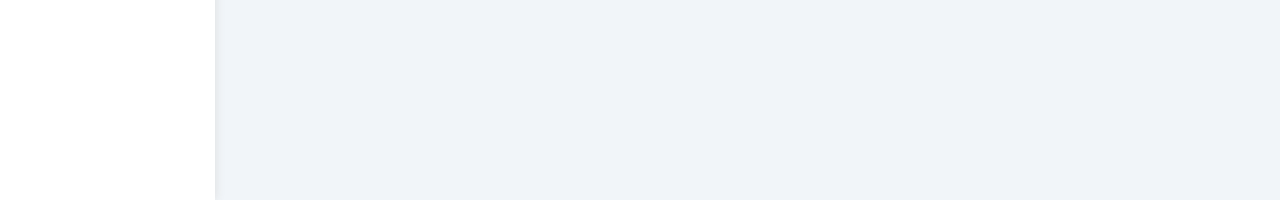
<file: settings.html>
<!DOCTYPE html>
<html lang="en">

<head>
    <meta charset="UTF-8">
    <meta name="viewport" content="width=device-width, initial-scale=1.0">
    <title>Settings</title>
    <link rel="stylesheet" href="css/bdf1.css">
    <link rel="stylesheet" href="css/bdf3.css">
    <link rel="stylesheet" href="css/bdf2.css">
    <link rel="stylesheet" href="https://cdnjs.cloudflare.com/ajax/libs/font-awesome/6.6.0/css/all.min.css">
</head>

<body>
    <div class="page d-flex">
        <div class="sidebar bg-white p-20 p-relative">
            <h3 class="p-relative txt-c mt-0">Abdal</h3>
            <ul>
                <li>
                    <a class=" d-flex align-center fs-14 c-black red-6 p-10" href="index.html">
                        <i class="fa-solid fa-chart-bar fa-fw"></i>
                        <span>Dashboard</span></a>
                </li>
                <li>
                    <a class=" d-flex align-center fs-14 c-black red-6 p-10" href="settings.html">
                        <i class="fa-solid fa-gear fa-fw"></i>
                        <span>Settings</span></a>
                </li>
                <li>
                    <a class="active d-flex align-center fs-14 c-black red-6 p-10" href="profile.html">
                        <i class="fa-solid fa-user fa-fw"></i>
                        <span>Profile</span></a>
                </li>
                <li>
                    <a class=" d-flex align-center fs-14 c-black red-6 p-10" href="profile.html">
                        <i class="fa-solid fa-diagram-project fa-fw"></i>
                        <span>Profile</span></a>
                </li>
                <li>
                    <a class="d-flex align-center fs-14 c-black red-6 p-10" href="courses.html">
                        <i class="fa-solid fa-graduation-cap fa-fw"></i>
                        <span>Courses</span></a>
                </li>
                <li>
                    <a class=" d-flex align-center fs-14 c-black red-6 p-10" href="firends.html">
                        <i class="fa-solid fa-user-group fa-fw"></i>
                        <span>Friends</span></a>
                </li>
                <li>
                    <a class=" d-flex align-center fs-14 c-black red-6 p-10" href="files.html">
                        <i class="fa-solid fa-file fa-fw"></i>
                        <span>Files</span></a>
                </li>
                <li>
                    <a class=" d-flex align-center fs-14 c-black red-6 p-10" href="plans.html">
                        <i class="fa-solid fa-rug"></i>
                        <span>Plans</span></a>
                </li>


            </ul>
        </div>

        <div class="content w-full">
            <div class="head bg-white p-15 width-100 between-flex">
                <div class="search p-relative ">
                    <input class="p-10 between-flex" type="search" placeholder="type A keyword ">
                </div>
                <div class="icons d-flex align-center  ">
                    <span class="notification p-relative">
                        <i class="fa-solid fa-bell"></i>
                    </span>
                    <img class="w-full" src="./1.jpg" alt="">

                </div>
            </div>
            <h1 class="p-relative">Settings</h1>
            <div class="settings-page m-20 d-grid gap-20">
                <div class="p-20 bg-white red-10">
                    <h2 class="p-20 mb-10 ">Site Control</h2>
                    <p class="mt-0 mb-20 c-grey fs-15">Control The Website If Maintenance</p>
                    <div class="mb-15 between-flex">
                        <div>
                            <span>Website Control</span>
                            <p class="c-grey mt-5 mb-0 fs-13 ">Open/close Website And Type The Reason</p>
                        </div>
                        <div class="mb-20">
                            <label>
                                <input class="toggle-checkbox " type="checkbox" checked>
                                <div class="toggle-switch">

                                </div>
                            </label>
                        </div>
                    </div>
                    <textarea class=" close-message p-10 rad-6 d-block w-full"
                        placeholder="Close Message Content"></textarea>
                </div>
                <div class="settings-page mr-10 d-grid gap-20">
                    <div class="p-20 bg-white red-10">
                        <h2 class="p-20 mb-10 ">Site Control</h2>
                        <p class="mt-0 mb-20 c-grey fs-15">Control The Website If Maintenance</p>
                        <div class="mb-15">
                            <label class="fs-14 c-grey d-block mb-10" for="">First Name</label>
                            <input class="b-none p-10 rad-6 d-block w-full b-ccc" type="text" id="first"
                                placeholder="frist Name ">
                        </div>
                        <div class="mb-5">
                            <label class="fs-14 c-grey d-block mb-10" for="">Last Name </label>
                            <input class="b-none p-10 rad-6 d-block w-full b-ccc" type="text" id="last"
                                placeholder="Last Name ">
                        </div>
                        <div class="mb-5">
                            <label class="fs-14 c-grey d-block mb-10" for="">Email </label>
                            <input class=" email p-10 rad-6 d-block w-full b-ccc" type="email" id="email"
                                placeholder="Email ">
                            <a class="c-blue" href="#">Change</a>
                        </div>
                    </div>
                </div>
                <div class="p-20 bg-white red-10">
                    <h2 class="p-20 mb-10 ">Site Control</h2>
                    <p class="mt-0 mb-20 c-grey fs-15">Control The Website If Maintenance</p>
                    <div class="sec-box mb-15 between-flex">
                        <div>
                            <span>Password</span>
                            <p class="c-grey mt-5 mb-0 fs-13">Last Change On 24/10/2024</p>
                        </div>
                        <a class="button bg-blue c-white  btn-shape " href="#">Change</a>
                    </div>
                    <div class="sec-box mb-15 between-flex">
                        <div>
                            <span>Tow-Factor Authentication </span>
                            <p class="c-grey mt-5 mb-0 fs-13">Enable/Didable The feature</p>
                        </div>
                        <div class="mb-20">
                            <label>
                                <input class="toggle-checkbox " type="checkbox" checked>
                                <div class="toggle-switch">

                                </div>
                            </label>
                        </div>
                    </div>
                    <div class="sec-box mb-15 between-flex">
                        <div>
                            <span>Password</span>
                            <p class="c-grey mt-5 mb-0 fs-13">Chack The Login Devices List</p>
                        </div>
                        <a class="button bg-eee c-black  btn-shape " href="#">Devices</a>
                    </div>
                </div>
                <div class=" social-boxes p-20 bg-white red-10">
                    <h2 class="p-20 mb-10 ">Site Control</h2>
                    <p class="mt-0 mb-20 c-grey fs-15">Control The Website If Maintenance</p>
                    <div class="sec-box mb-15 ">
                        <div class="  d-flex align-center mb-15 ">
                            <i class="fa-brands fa-twitter center-flex c-grey "></i>
                            <input class="w-full" type="text" placeholder="Twitter Username">
                        </div>
                        <div class="d-flex mb-15 align-center ">
                            <i class="fa-brands fa-facebook center-flex c-grey "></i>
                            <input class="w-full" type="text" placeholder="Facebook Username">
                        </div>
                        <div class="d-flex align-center mb-15 ">
                            <i class="fa-brands fa-linkedin center-flex c-grey "></i>
                            <input class="w-full" type="text" placeholder="Linkedin Username">
                        </div>
                        <div class="d-flex align-center mb-15 ">
                            <i class="fa-brands fa-youtube center-flex c-grey "></i>
                            <input class="w-full" type="text" placeholder="Youtube Username">
                        </div>
                    </div>
                </div>
                <div class=" widgets-control p-20 bg-white red-10">
                    <h2 class="p-20 mb-10 ">Widgets Control</h2>
                    <p class="mt-0 mb-20 c-grey fs-15">Show/Hide Widgets </p>
                    <div class="control d-flex align-center mb-15">
                        <input type="checkbox" id="one">
                        <label for="one">Quick Dreft</label>
                    </div>
                    <div class="control d-flex align-center mb-15">
                        <input type="checkbox" id="two" >
                        <label for="two">Yearly Targets</label>
                    </div>
                    <div class="control d-flex align-center mb-15">
                        <input type="checkbox" id="three" >
                        <label for="three">Tickets Statistics</label>
                    </div>
                    <div class="control d-flex align-center mb-15">
                        <input type="checkbox" id="four" >
                        <label for="four">Latets News</label>
                    </div>
                    <div class="control d-flex align-center mb-15">
                        <input type="checkbox" id="five" >
                        <label for="five">Latets Tasks</label>
                    </div>
                    <div class="control d-flex align-center mb-15 ">
                        <input type="checkbox" id="six" >
                        <label for="six">Quick Dreft</label>
                    </div>
                </div>
                <div class=" backup-control p-20 bg-white red-10">
                    <h2 class="p-20 mb-10 ">Backup Manager </h2>
                    <p class="mt-0 mb-20 c-grey fs-15">Control Backup time And Location</p>
                    <div class="date d-flex align-center mb-15">
                        <input type="radio" name="time" id="daily" >
                        <label for="daily">Daily</label>
                    </div>
                    <div class="date d-flex align-center mb-15">
                        <input type="radio" name="time" id="weekly" >
                        <label for="weekly">Weekly</label>
                    </div>
                    <div class="date d-flex align-center mb-15">
                        <input type="radio" name="time" id="monthy" >
                        <label for="monthy">Monthy</label>
                    </div>
                    <div class="servers d-flex align-center txt-c">
                        <input type="radio" name="servers" id="servers-one">
                        <div class="server mb-15 rad-10 w-full">
                          <label class="d-block m-15" for="servers-one">
                            <i style="display: block;" class="fa-solid fa-server d-block mb-10"></i>
                            Megaman
                          </label>
                        </div>
                        <input type="radio" name="servers" id="servers-two">
                        <div class="server mb-15 rad-10 w-full">
                          <label class="d-block m-15" for="servers-two">
                            <i style="display: block;" class="fa-solid fa-server d-block mb-10"></i>
                          Abdal
                          </label>
                        </div>
                        <input type="radio" name="servers" id="servers-three">
                        <div class="server mb-15 rad-10 w-full">
                          <label class="d-block m-15" for="servers-three">
                            <i style="display: block;" class="fa-solid fa-server d-block mb-10"></i>
                            Sigma
                          </label>
                        </div>

                    </div>
                    </div>

                    <div>
                    </div>
                </div>
</body>

</html>
</file>
<file: css/bdf3.css>
:root {
   --blue-color:#0075ff ;
   --blue-alt-color:#0d69d5 ;
   --orange-color:#f5930b ;
   --green-color:#22c55e ;
   --red-color:#f44336 ;
   --grey-color:#888 ;
}
* {
    box-sizing: border-box;
}
body {
    font-family:"open Sans", sans-serif;
    margin: 0;
}
*:focus {
    outline: none;
}
a {
    text-decoration: none;
}
ul {
    list-style: none;
    padding: 0;
}
::-webkit-scrollbar {
    width: 15px;

}
::-webkit-scrollbar-track {
    background-color: white;  
}
::-webkit-scrollbar-thumb {
    background-color: var(--blue-color);  
}
::-webkit-scrollbar-thumb:hover {
    background-color: var(--blue-alt-color);  
}
.page {
    background-color: #f1f5f9;
    min-height: 200vh;
}
.sidebar {
    width: 250px;
    box-shadow: 0 0 10px #ddd;
}
.sidebar > h3{
   margin-bottom: 50px;
}
.sidebar > h3::before,
.sidebar > h3::after {
    content: "";
    background-color: black;
    transform: translateX(-50%);
    position: absolute;
    left: 50%;
}

.sidebar > h3::before{
    content: "";
    width: 80px;
    height: 2px;
    bottom: -20px;
}
.sidebar > h3::after{
   content: ""; 
   bottom: -29px;
   width: 12px;
   height: 12px;
   border-radius: 50%;
   border: 4px solid white;
}
.sidebar ul li a:hover,
.sidebar ul li a.active {
    background-color: #f6f6f6;
}
.sidebar ul li a {
    transition: 0.3s;
    margin-bottom: 5px;
}
.sidebar ul li a span {
    font-size: 14px;
    margin-left: 10px;
} 
@media(max-width:767px){
   
    .sidebar {
        width: 62px;
        padding: 10px;
    }
    .sidebar ul li a span {
        display: none;
    }
    .sidebar > h3::before,
    .sidebar > h3::after{
        display: none;
    }
    .sidebar > h3 {
        font-size: 13px;
        margin-bottom: 15px;
    }
    .head {
        width: 320px;
    }
    
}
.content{
   overflow: hidden;
}
.head .search::before {
    font-family: var(--fa-style-family-classic);
    content: "\f002";
    font-weight: 900;
    position: absolute;
    left: 15px;
    top: 50%;
    transform: translateY(-50%);
    font-size: 14px;
    color: var(--grey-color) ;
}
.head .search input {
 border: 1px solid #ccc;
 border-radius: 10px;
 margin-left: 5px ;
 padding-left: 30px;
 width: 160px;
 transition: width 0.3s;

}
.head .search input:focus{
   width: 200px;

}
.head .search input:focus::placeholder {
 opacity: 0;
}
.head .icons .notification::before {
    content: "";
    position: absolute;
    width: 10px;
    height: 10px;
    background-color: var(--red-color);
    border-radius: 50%;
    right: -5px;
    top: -5px;

}
.head .icons img {
    width: 32px;
    height: 32px;
    margin-left: 20px;
}
.page h1 {
    margin: 20px 20px 40px ;
}
 .page h1::before
 .page h1::after {
    content: "";
    height: 10px;
    position: absolute;
    bottom: -10px;
    left: 0;
}
.page h1::before {
    background-color: white;
    width: 120px;
}
 .page h1::after {
    background-color: black;
    width: 40px;
}
.wrapper {
    grid-template-columns: repeat(auto-fill, minmax(450px, lfr));
    margin-left: 20px;
    margin-right: 20px;
    margin-bottom: 20px;
}
@media (max-width:767px) {
       .wrapper {
        grid-template-columns:  1fr;
        margin-left: 10px;
        margin-right: 10px;
        gap: 10px;

    }
 }
 .welcome {
    overflow: hidden;
 }
 .welcome .intro img {
    width: 170px;
    margin-bottom: -10px;

 }
 .welcome .avatar {
    width: 64px;
    height: 64px;
    border: 2px solid white;
    border-radius: 50%;
    padding: 2px;
    box-shadow: 0 0 5px #ddd;
    margin-left: 20px;
    margin-top: -32px;
 }
 .welcome .body {
    border-top: 1px solid #eee;
    border-bottom: 1px solid #eee;
 }
 .welcome .body > div {
    flex: 1;
 }
 .welcome .visit {
  margin:0 15px 15px auto;
  transition: 0.3s;
 }
 .welcome .visit:hover {
    background-color: var(--blue-alt-color);
 }
 @media (max-width:767px) {
    .welcome .intro {
        padding-bottom: 30px;
    }
    .welcome .avatar {
        margin-left: 20px;
    }
    .welcome .body > div:not(:last-child) {
        margin-bottom: 20px;
    }

 }
.quick-draft textarea {
    resize: none;
    min-height: 180px;
}
.quick-draft .save {
    margin-left: auto;
    transition: 0.3s;
    cursor: pointer;
}
.quick-draft .save:hover {
    background-color: var(--blue-alt-color);
}
.targets .target-row .icon{
   width: 80px;
   height: 80px;
   margin-right: 15px;
}
.targets .details {
   flex: 1;
}
.targets .details  .progress {
    height: 4px;
}
.targets .details  .progress > span {
   position: absolute;
   left: 0;
   right: 0;
   height: 100%;
}
.targets .details  .progress > span > span {
    color: white;
    padding: 2px 5px;
    border-radius: 5px;
    font-size: 12px;
}
.targets .details  .progress > span::before {
   content: "";
}
.targets .details  .progress > span::after {
  content: "";
}
.blue .icon 
.blue .progress {
    background-color: rgb(0 177 255 / 20%);
}
.tickests .box {
    border: 1px solid #ccc;
    width: calc(50% - 10px);  
}
@media (max-width:667px) {
    .tickests .box {
        width: 100px;
    }
}
.latest-news .news-row:not(:last-of-type) {
    margin-bottom: 20px;
    padding-bottom: 20px;
    border-bottom: 1px solid #eee;
}
.latest-news .news-row  img {
    width: 100px;
    border-radius: 6px;
    margin-left: 15px;
}
.latest-news .info {
    flex-grow: 1 ;
}
.latest-news .info h3{
   margin: 0 0 0 6px;
   font-size: 16px;
}
@media (max-width: 767px){
    .latest-news .news-row  {
        display: block;
    }
    .latest-news .news-row .lable {
        margin: 10px auto;
        width: fit-content;

    }
}
.tasks .delete {
  cursor: pointer;
  transition: 0.3s;
}
.tasks .delete:hover {
    color: var(--red-color);
}
.latest-uploads ul li:not(:last-child) {
    border-bottom: 1px solid #eee;
}
.latest-uploads ul li img {
    width: 40px;
    height: 40px;
}
.last-project ul::before {
    content: "";
    position:absolute;
    left: 11px;
    width: 2px;
    height: 100%;
    background-color: red;
}
.last-project ul li::before {
    content: "";
    width: 20px;
    height: 20px;
    display: block;
    border-radius: 50%;
    background-color: white;
    border: 2px solid white;
    outline: 2px solid red;
    margin-right: 15px;
    z-index: 1;
}
.last-project ul li.done::before {
    content: "";
    background-color:red;
}
.last-project ul li.current::before {
    animation: chang-color 0.8s infinite alternate;
}
@keyframes chang-color {
    from {
        background-color: red;
    }
    to {
        background-color: white;
    }
}
.reminders ul li .key {
    width: 15px;
    height: 15px;
    border-radius: 50%;
} 
.reminders ul li > .blue {
    border-left: 2px solid var(--blue-color);
}
.reminders ul li > .green {
    border-left: 2px solid var(--green-color);
}
.reminders ul li > .orange {
    border-left: 2px solid var(--orange-color);
}
.reminders ul li > .red {
    border-left: 2px solid var(--red-color);
}
.latest-post .avatar {
    width: 48px;
    height: 48px;
}
.latest-post .post-content {
    text-transform: capitalize;
    line-height: 1.8;
    border-top:1px solid #eee ;
    border-bottom:1px solid #eee ;
    min-height: 140px;
}
.social-media .box {
    padding-left: 70PX;
}
.social-media .box {
    position: absolute;
    left: 0;
    top: 0;
    width: 52px;
    transition: 0.3s;
}
.social-media .box i:hover {
    transform: rotate(5deg);
} 
.social-media .twitter {
    background-color: #1da0f22a;
    color: #1da1f2;
}
.social-media .twitter i,
.social-media .twitter a {
    background-color:  #1da1f2;
}
.social-media .facebook {
    background-color: #1da0f22a;
    color: #1da1f2;
}
.social-media .facebook i,
.social-media .facebook a {
    background-color:  #1da1f2;
}
.social-media .youtube {
background-color: rgb(255 0 0 / 20%);
color: #ff0000;
}
.social-media .youtube i,
.social-media .youtube a {
background-color: #ff0000;
}
.social-media .linkedin {
  background-color: #1da0f22a; 
  color: #0077b5;
}
.social-media .linkedin i,
.social-media .linkedin a {
background-color:  #1da0f22a;
color: #0075ff;
}
.projects .responsive-table {
 overflow-x: auto;
}
.projects table {
    min-width: 1000px;
    border-spacing: 0;
}
.projects thead td {
    background-color: #eee;
    font-weight: bold;
}
.projects table td {
    padding: 5px;
}
.projects tbody td {
    border-bottom: 1px solid #eee;
    border-left: 1px solid #eee;
    transition: 0.3s;
}
.projects table tbody tr td:last-child {
    border-right: 1px solid #eee;
}
.projects tbody tr:hover td{
 background-color: #faf7f7;
}
.projects table img {
    width: 32px;
    height: 32px;
    border-radius: 50%;
    padding: 2px;
    background-color: white;
}
.projects table img:not(:first-child) {
    margin-left: -20px;
}

.projects table .label {
    font-size: 13px;
}
.toggle-checkbox {
-webkit-appearance: none;
appearance: none;
}
.toggle-switch  {
    background-color: #ccc;
    width: 78px;
    height: 32px;
    border-radius: 16px;
    position: relative;
    transition: 0.3s;
    cursor: pointer;
}
.toggle-switch::before {
    font-family: var(--fa-style-family-classic);
    content: "\f00d";
    font-weight:900;
    background-color: white;
    width: 24px;
    height: 24px;
    position: absolute;
    border-radius: 50%;
    top: 4px;
    left: 4px;
    display: flex;
    justify-content: center;
    align-items: center;
    transition: 0.3s;
}
.toggle-checkbox:checked + .toggle-switch {
    background-color: var(--blue-color);
}
.toggle-checkbox:checked + .toggle-switch::before {
    content: "\f00c";
    left: 50px;
    color: var(--blue-color); 
} 
.settings-page {
 grid-template-columns: repeat(auto-fill, minmax(500px, 1fr));
}
.settings-page .email {
    display: inline-flex;
    width: calc(100% - 80px);
}
.settings-page .sec-box {
 padding-bottom: 15px;
}
.settings-page .sec-box:not(:last-of-type){
    border-bottom: 1px solid #eee;
}
.settings-page .social-boxes i  {
  width: 40px;
  height: 40px;
  background-color: #f6f6f6;
  border: 1px solid #ddd;
  border-right: none;
  border-radius: 6px 0 0 6px;
  transition: 0.3s;
  margin-bottom: 15px;
}
.settings-page .social-boxes input  {
  height: 40px;
  background-color: #f6f6f6;
  border: 1px solid #ddd;
  padding-left: 10px;
  border-radius:  0 6px 6px 0 ;
}
.widgets-control .control label {
  padding-left: 30px;
  cursor: pointer;
  position: relative;
}
.widgets-control .control input[type="checkbox"] {
    -webkit-appearance: none;
    appearance: none;
}
.widgets-control .control label::before {
    content: "";
    position: absolute;
    left: 0;
    top: 50%;
    border-radius: 5px;
    width: 14px;
    height: 14px;
    border: 2px solid var(--grey-color);
    margin-top: -9px;
}
.widgets-control .control label:hover::before {
    border-color: var(--blue-alt-color);
}
.widgets-control .control label::after {
    font-family: var(--fa-style-family-classic);
    content: "\f00c";
    font-weight: 900;
    position: absolute;
    left: 0;
    top: 50%;
    border-radius: 5px;
    margin-top: -9px;
    background-color: var(--blue-color);
    color: white;
    font-size: 12px;
    width: 18px;
    height: 18px;
    display: flex;
    justify-content: center;
    align-items: center;
    transform: scale(0) rotate(360deg);
    transition: 0.3s;
}
.widgets-control .control input[type="checkbox"]:checked + label::after {
    transform: scale(1);
}
.backup-control  input[type="radio"]{
    -webkit-appearance: none;
    appearance: none;
}
.backup-control .date label {
padding-left: 30px;
cursor: pointer;
position: relative;
}
.backup-control .date label::before {
    content: "";
    position: absolute;
    top: 50%;
    left: 0;
    margin-top: -11px;
    width: 18px;
    height: 18px;
    border:2px solid var(--grey-color);
    border-radius: 50%;
}
.backup-control .date label::after {
    content:"" ;
    position: absolute;
    left: 5px;
    top: 3px;
    width: 12px;
    height: 12px;
    background-color:var(--blue-color) ;
    border-radius: 50%;
    transition: 0.3s;
    transform: scale(0);
}
.settings-page .social-boxes > div:focus-within i {
   color: black;
}
.backup-control .date input[type="radio"]:checked + label::before {
border-color: var(--blue-color);
}
.backup-control .date input[type="radio"]:checked + label::after {
transform: scale(1);
}

.backup-control .servers {
    border: 1px solid #eee;
    padding-top: 20px;
}
.backup-control .servers .server {
    border: 2px solid #eee;
    position: relative;
}
.backup-control .servers .server label {
    cursor: pointer;
}
.backup-control .servers input[type="radio"]:checked + .server {
    border-color: var(--blue-color);
    color: var(--blue-color);
}
@media (max-width: 767px) {
    .settings-page {
        grid-template-columns:  minmax(100px, 1fr);
        margin-left: 10px;
        margin-right: 10px;
        gap: 10px;
    }
}
.settings-page .close-message{
  border: 1px solid #eee;
  resize: none;
  min-height: 150px;
}
.profile-page .avatar-box {
 border-right: 1px solid #eee;
 width: 300px;
}
@media (max-width: 767px) {
    .profile-page .overview {
        flex-direction: column;
    }
}
@media (min-width: 768px)  {
    .profile-page .avatar-box {
        border-right: 1px solid #eee;
       }   
}
.profile-page .avatar-box> img {
width: 120px;
height: 120px;

}
.profile-page .avatar-box .level{
    height: 6px;
    overflow: hidden;
    margin: auto;
    width: 70%;
}
.profile-page .info-box .box{
  flex-wrap: wrap;
  border: 2px solid #eee;
  transition: 0.3s;
}
.profile-page .info-box .box:hover{
background: color #f9f9f9;;
}
.profile-page .info-box .box > div{
 min-width: 200px;
 padding: 10px 0 0;
}
.profile-page .info-box h4 {
    font-weight: normal;
}
.profile-page .avatar-box .level > span{
position: absolute;
left: 0;
top: 0;
height: 100%;
background-color: var(--blue-color);
border-radius: 6px;
}
@media (max-width: 767) {
    .profile-page .other-date {
        flex-direction: column;
    }
}
.profile-page .skills-card {
flex-grow: 1;
}
.profile-page .activities {
    flex-grow: 2;

}
.profile-page .skills-card ul li {
padding: 15px 0s;
margin-bottom: 10px;
}
.profile-page .skills-card ul li:not(:last-child) {
border-bottom: 1px solid #eee;
}
.profile-page .skills-card ul li span {
display: inline-block;
padding: 4px 10px;
background-color: #eee;
border-radius: 6px;
font-size: 14px;
}
.profile-page .skills-card ul li span:not(:last-child) {
    margin-right: 4px;
}
.profile-page .activities .activity:not(:last-of-type) {
border-bottom: 1px solid #eee;
padding-bottom: 20px;
margin-bottom: 20px;
}
.profile-page .activities img {
    width: 64px;
    height: 64px;
    border-radius: 50px;
    margin-right: 10px;
}
@media (min-width: 768px) {
    .profile-page .activity .date {
    margin-left: auto;

    }
}
@media (max-width: 767px) {
    .profile-page .activity  {
   flex-direction: column;


    }

}
@media (max-width: 767px) {
   .projects-page {
    grid-template-columns: minmax(200px, 1fr);
    margin-left: 10px;
    margin-right: 10px;
    gap: 10px;
   }
}
.projects-page .project .date {
   position: absolute;
   right: 10px;
   top: 10px;
}
.projects-page .project h4 {
font-weight: normal;
}
.projects-page .project .team {
position: relative;
min-height: 80px;

}
.projects-page .project .team a {
    position: absolute;
    left: 0;
    bottom: 0;
}
.projects-page .project .team a:nth-child(2) {
   left: 25px;
}
.projects-page .project .team a:nth-child(3) {
   left: 50px;
}
.projects-page .project .team a:nth-child(4) {
   left: 75px;
}
.projects-page .project .team a:nth-child(5) {
   left: 100px;
}
.projects-page .project .team a:hover {
    z-index: 1000;
}
.projects-page .project .team a img {
    width: 40px ;
    height: 40px;
    border-radius: 50%;
    border: 2px solid white;
}
.projects-page .project .do {
justify-content:flex-end ;
border-top: 1px solid #eee ;
padding-top: 15px;
margin-top: 15px;
}
.projects-page .project .do p {
    padding: 3px 8px;
    margin-right: 5px;
    width: fit-content;
}
.projects-page .project .info {
 border-top: 1px solid #eee;
 margin-top: 15px ;
 padding-top: 15px;   
}
.projects-page  .project .prog {
    height: 8px;
    width: 280px;
    position: relative;
    
}
.projects-page  .project .prog span {
    position: absolute;
    left: 0;
    top: 0;
    height: 100%;
    border-radius: 6px;
}
@media (max-width: 767px) {
    .projects-page .project .info {
       flex-direction: column;

    }
    .projects-page  .project .prog {
         margin-bottom: 15px;
    }
}
.courses-page {
    grid-template-columns: repeat(auto-fill, minmax(500px, 1fr));
}
@media (max-width: 767px) {
    .courses-page {
     grid-template-columns:  1fr;
     margin-left: 10px;
     margin-right: 10px;
     gap: 10px;
    }
}
.courses-page .courses {
 overflow: hidden;
}
.courses-page .courses .cover {
max-width: 100%;
}
.courses-page .courses .instructor {
    position: absolute;
    width: 64px;
    height: 64px;
    border-radius: 50%;
    top: 20px;
    left: 20px;
    border: 2px solid white;
}
.courses-page .courses .info{
border-top: 1px solid #eee;
font-size: 13px;
}
.courses-page .courses .info .title{
    position: absolute;
    left: 50%;
    transform: translate(-50%);
    font-size: 13px;
    height: 28px;
    top: -13px;
}
.friends-page {
    grid-template-columns: repeat(auto-fill, minmax(500px, 1fr));
}
@media (max-width: 767px) {
    .friends-page {
     grid-template-columns:  1fr;
     margin-left: 10px;
     margin-right: 10px;
     gap: 10px;
    }
}
.friends-page .contact {
   position: absolute;
   left: 10px;
   top: 10px;
}
.friends-page .contact i {
   background-color: #eee;
   padding: 10px;
   border-radius: 50%;
   color: #666;
   font-size: 13px;
   cursor: pointer;
   transition: 0.3s;
}
.friends-page .contact i:hover {
   background-color: var(--blue-color);
   color: white;
}
.friends-page .friend .icons {
border-top: 1px solid #eee;
border-bottom: 1px solid #eee;
margin-top: 10px;
margin-bottom: 15px ;
padding-top: 15px;
padding-bottom: 15px;
}
.friends-page .friend .icons i  {
    margin-right: 5px;

}
.friends-page .friend .icons .vip {
    position: absolute;
    right: 0;
    top: 50%;
    transform: translate((-50%));
    font-size: 30px;
    font-weight: bold;
    font-family: 'Times New Roman', Times, serif;
}
.files-page .files-stats {
   min-width: 260px;
}
.files-page .files-stats .icon  {
    width: 40px;
    height: 40px;
    margin-right: 10px;
    border-radius: 10px;
}
.files-page .files-stats .size {
    margin-left: auto;
}
.files-page .files-stats .blue {
    background-color: rgb(0 177 255 / 20%);
    display: flex;
    justify-content: center;
    align-items: center;
}
.files-page .files-stats .green {
    background-color: rgb(34 197 94 / 20%);
    display: flex;
    justify-content: center;
    align-items: center;
}
.files-page .files-stats .red {
    background-color: rgb(244 67 255 / 20%);
    display: flex;
    justify-content: center;
    align-items: center;
}
.files-page .files-stats .orange {
    background-color: rgb(245 158 11 / 20%);
    display: flex;
    justify-content: center;
    align-items: center;
}
.files-page .files-stats .upload {
    margin: 15px auto 0;
    transition: 0.3s;
    padding: 10px;
}
.files-page .files-stats .upload:hover {
 background-color: var(--blue-alt-color);
}
.files-page .files-stats .upload:hover i  {
    animation: go-up 0.8s infinite;
}
@keyframes go-up {
    0%, 100%{
        transform: translateY(0);
    }
    50% {
        transform: translateY(-5px);
    }

}
.files-page .files-content {
flex: 1;
grid-template-columns: repeat(auto-fill, minmax(200px, 1fr));
}
.files-page .files-content img {
    width: 64px;
    height: 64px;
    transition: 0.3s;
}
.files-page .files-content .file:hover img {
    transform: rotate(5deg);
}
.files-page .files-content .info {
    border-top: 1px solid #eee;
}
.plans-page {
    grid-template-columns: repeat(auto-fill, minmax(500px, 1fr));
}
@media (max-width: 767px) {
    .plans-page {
     grid-template-columns:  1fr;
     margin-left: 10px;
     margin-right: 10px;
     gap: 10px;
    }
}
.plans-page .plan .top {
 border: 3px solid white;
 outline: 3px solid transparent;
}
.plans-page .plan .price  {
    position: relative;
    font-size: 20px;
    width: fit-content;
    margin: auto;
}
.plans-page .plan ul li {
    padding: 15px 0 ;
    display: flex;
    align-items: center;
    font-size: 15px;
    border: 1px solid #EEE;
}
</file>
<file: css/bdf1.css>
.d-flex {
    display: flex;
}
.d-block {
    display: block;
}
.align-center {
    align-items: center;
}
@media (max-width:767px) {
    .block-mobile {
        display: block;
    }
    .hide-mobile {
        display: none;
    }
}
.p-10 {
    padding: 10px;
}
.p-20 {
    padding: 20px;
}
.pt-15 {
    padding-top: 15px;
}
.pt-20 {
    padding-top: 20px;
}
.pl-15 {
    padding-left: 15px;
}
.pb-15 {
    padding-bottom: 15px;
}
.pb-10 {
    padding-bottom: 10px;
}
.pb-20 {
    padding-bottom: 20px;
}
.pt-10 {
    padding-top: 10px;
}
.b-none {
    border: none;
}
.m-15 {
    margin: 15px;
}
.m-20 {
    margin: 20px;
}
.mt-20 {
    margin-top: 20px;
} 
.mt-25 {
    margin-top: 25px;
}
.mt-20 {
    margin-top: 20px;
}
.mt-10 {
 margin-top: 10px;
}
.mt-15 {
    margin-top: 15px;
   }
.mr-10 {
    margin-right: 10px;
}
.ml-6 {
    margin-left: 6px;
}
.mr-15 {
    margin-right: 15px;
}
.mt-5{
   margin-top: 5px;
}
.mt-0 {
    margin-top: 0;
}
.mb-25 {
    margin-bottom: 25px;
}
.mb-20 {
    margin-bottom: 20px;
}
.mb-15 {
    margin-bottom: 15px;
}
.mb-5 {
    margin-bottom: 5px;
}
.mb-0 {
    margin-bottom: 0px;
}
.mb-10 {
    margin-bottom: 10px;
}
.c-black {
    color: black;
}
.c-blue {
    color: blue;
}
.c-grey {
    color: grey;
}
.c-yellowgreen{
color: yellowgreen;
}
.c-orange {
    color: orange;
}
.c-green {
 color: green;
}
.c-red {
    color: red;
}
.c-white {
    color: white;
}
.bg-blue {
    background-color: blue;
}
.bg-red  {
    background-color: red;
}
.bg-green {
    background-color: green;
}
.bg-white {
 background-color: white;
}
.bg-orange {
    background-color: orange;
}
.bg-yellowgreen {
    background-color: yellowgreen;
}
.b-none {
    border: none;
}
.rad-half {
    border-radius: 50%;
}
.b-ccc{
    border: 1px solid #ccc;
}
.p-relative {
    position: relative;
}
.txt-c {
    text-align: center;
}
 .fs-14 P{
    font-size: 14px;
 }
 .fs-13 {
    font-size: 13px;
 }
 .fs-25 {
    font-size: 25px;
 }
 @media (max-width:767px){
    .txt-c-mobile {
        text-align: center;
    }
 }
 .red-6 {
    border-radius: 6px;
 }
 .fs-15 {
    font-size: 15px;
 }
 .red-10 {
    border-radius: 10px;
 }
 .between-flex {
    display: flex;
    align-items: center;
    justify-content: space-between;
 }
 .center-flex {
    display: flex;
    align-items: center;
    justify-content: center;
 }
 .d-grid {
    display: grid;
 }
 .gap-20 {
    gap: 20px;
 }
 .space-between {
    justify-content: space-between;
 }
 .bg-eee {
    background-color: #eee;
 }
 .bg-blue {
    background-color: blue;
 }
 .border-eee {
    border: 1px solid #eee ;
 }
 .c-white {
    color: white;
 }
 .w-fit {
    width: fit-content;
 }
.btn-shape {
    padding: 4px 10px ;
    border-radius: 6px;
}
.w-full {
    width: 100%;
}
.h-full {
    height: 100%;
}
.w-100 {
    width: 100px;
}
.h-100 {
   height: 100px;
}
.p-absplute {
    position: absolute;
}
.p-50 {
    padding: 50px;
}
</file>
<file: css/bdf2.css>
body {
    background-color: #eee;
}
</file>
